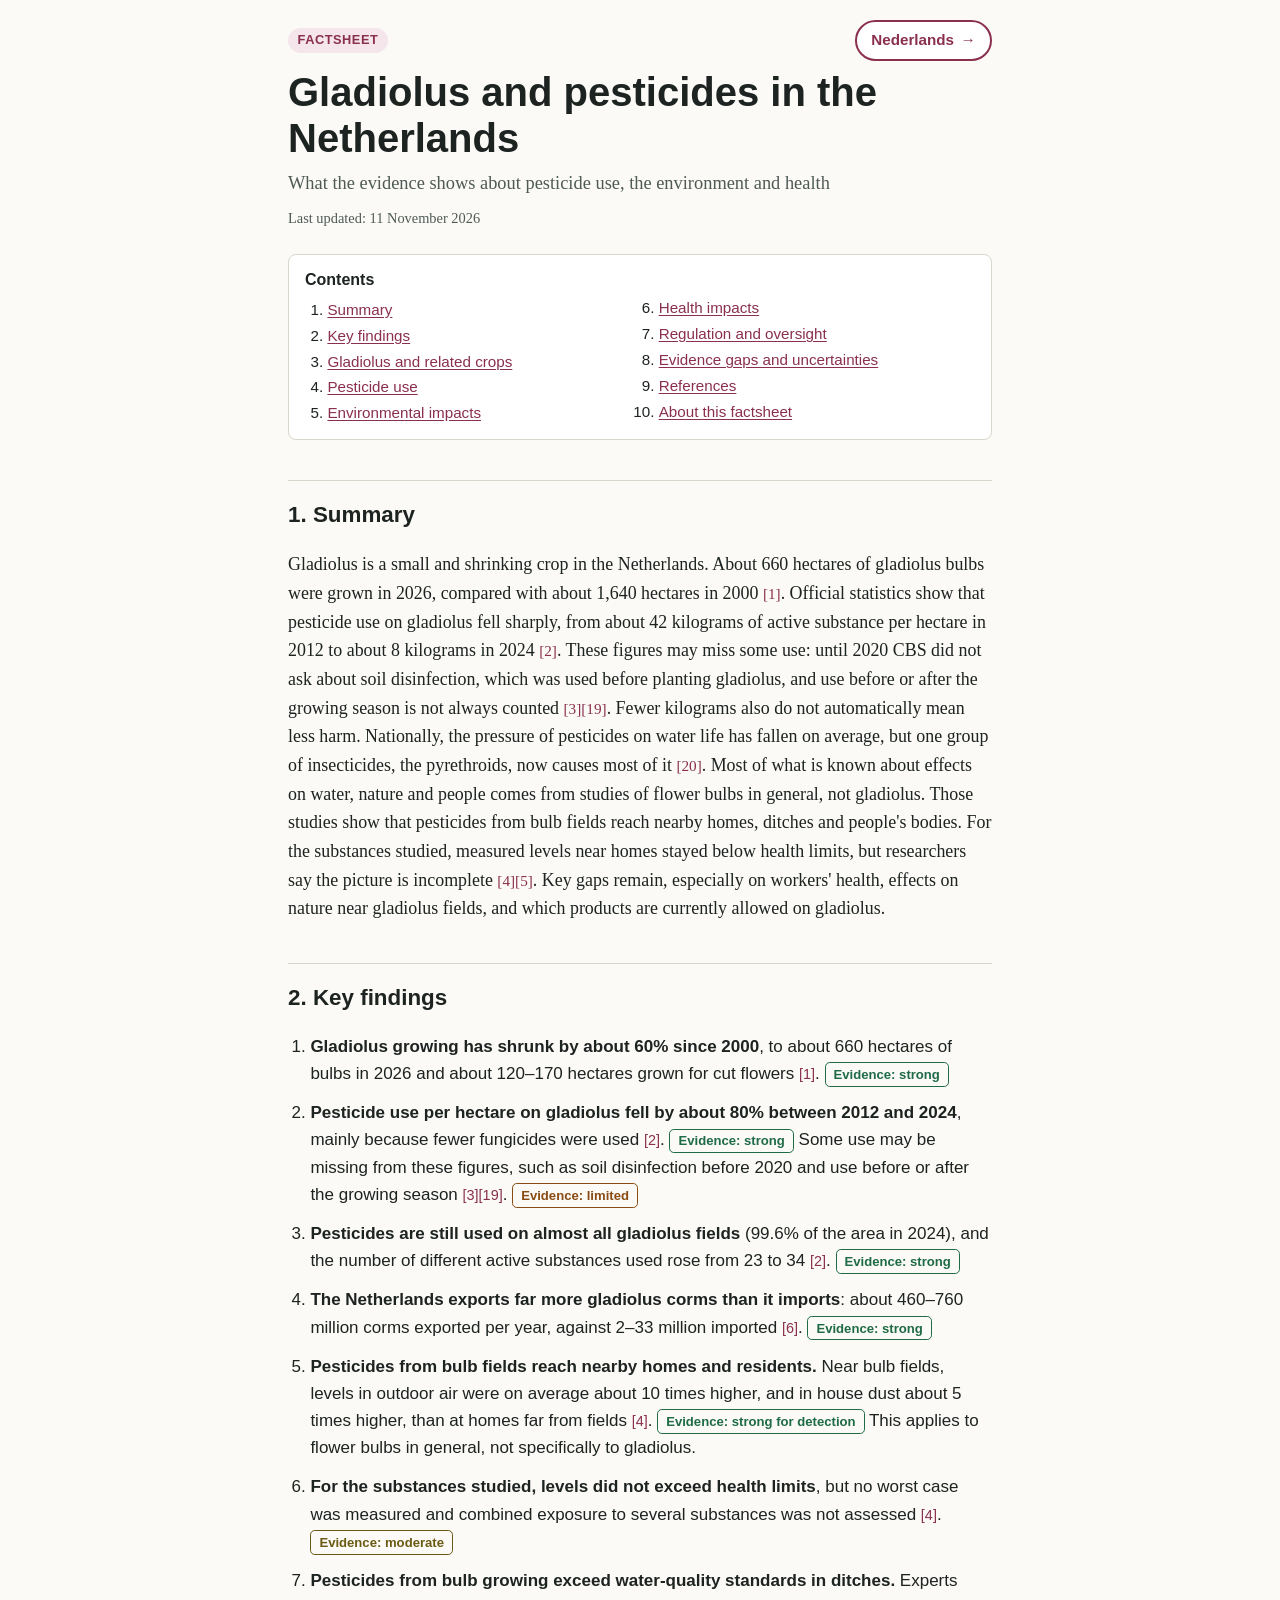
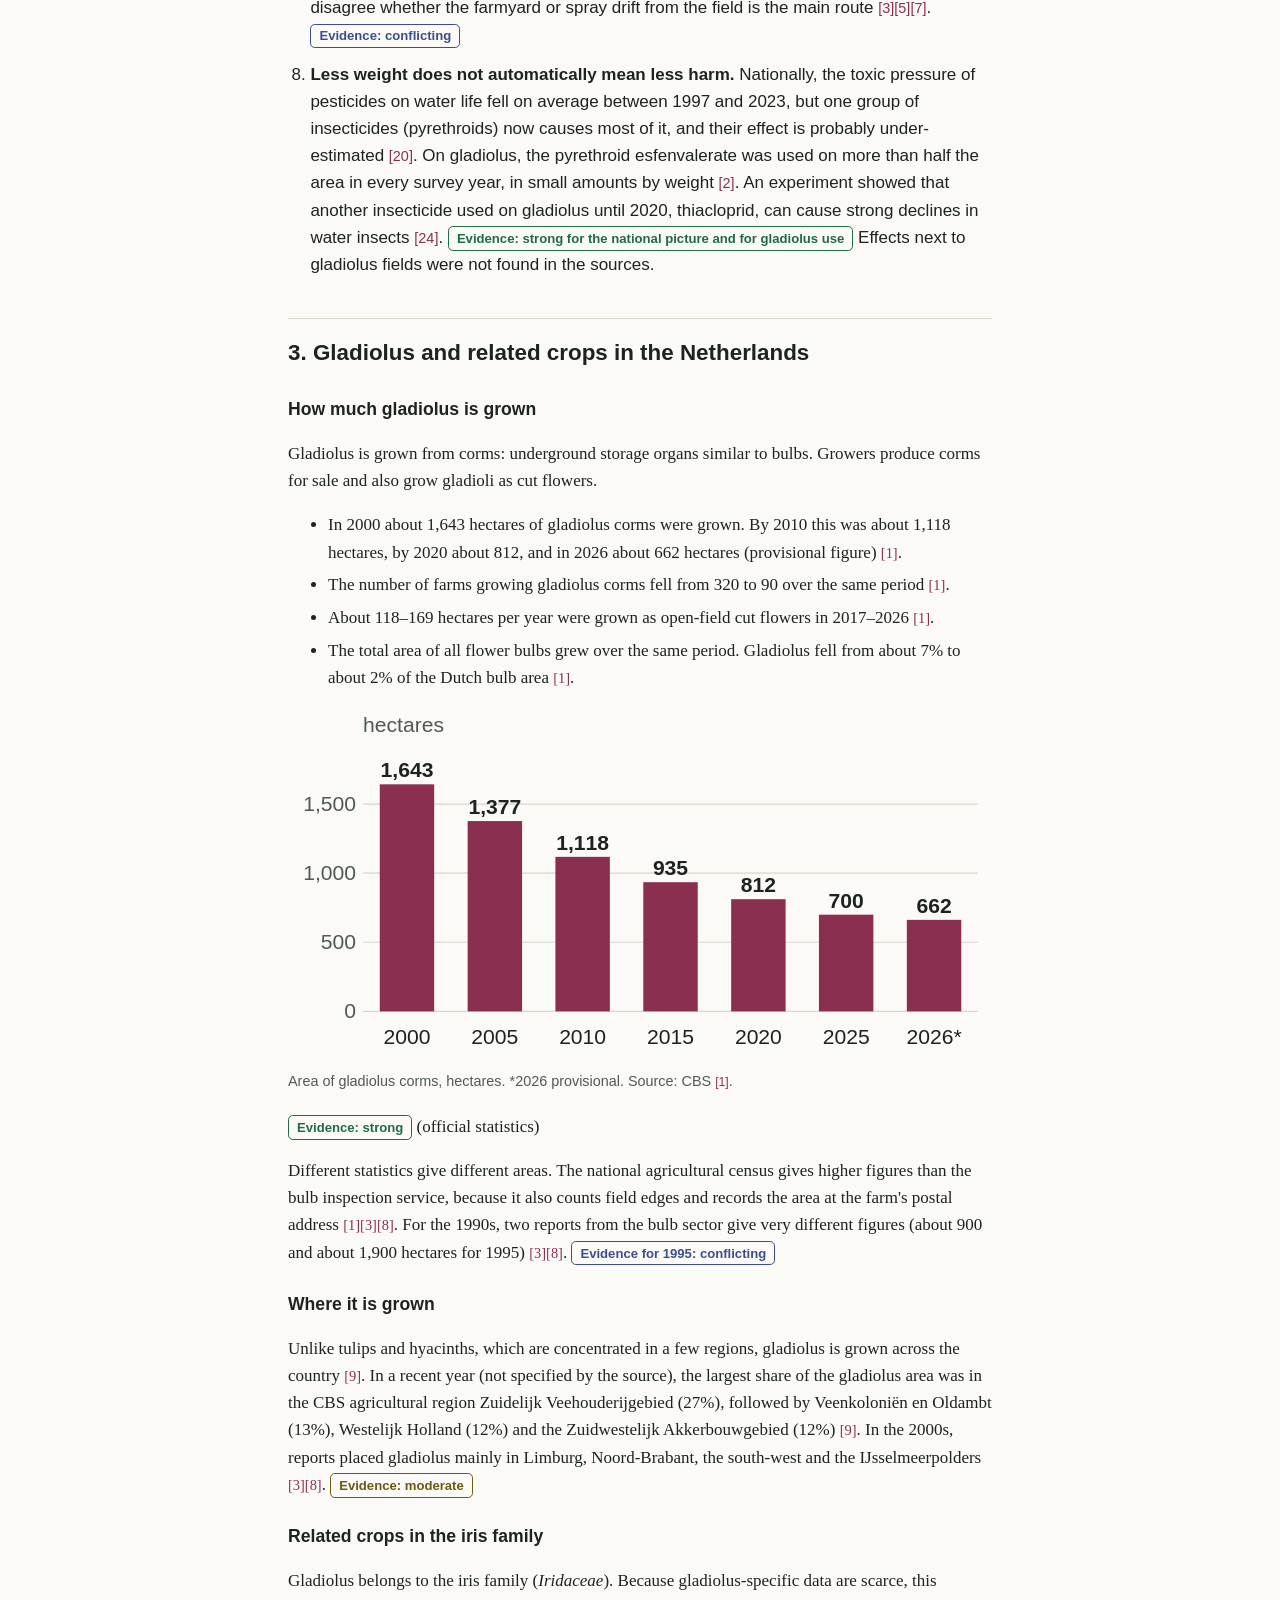
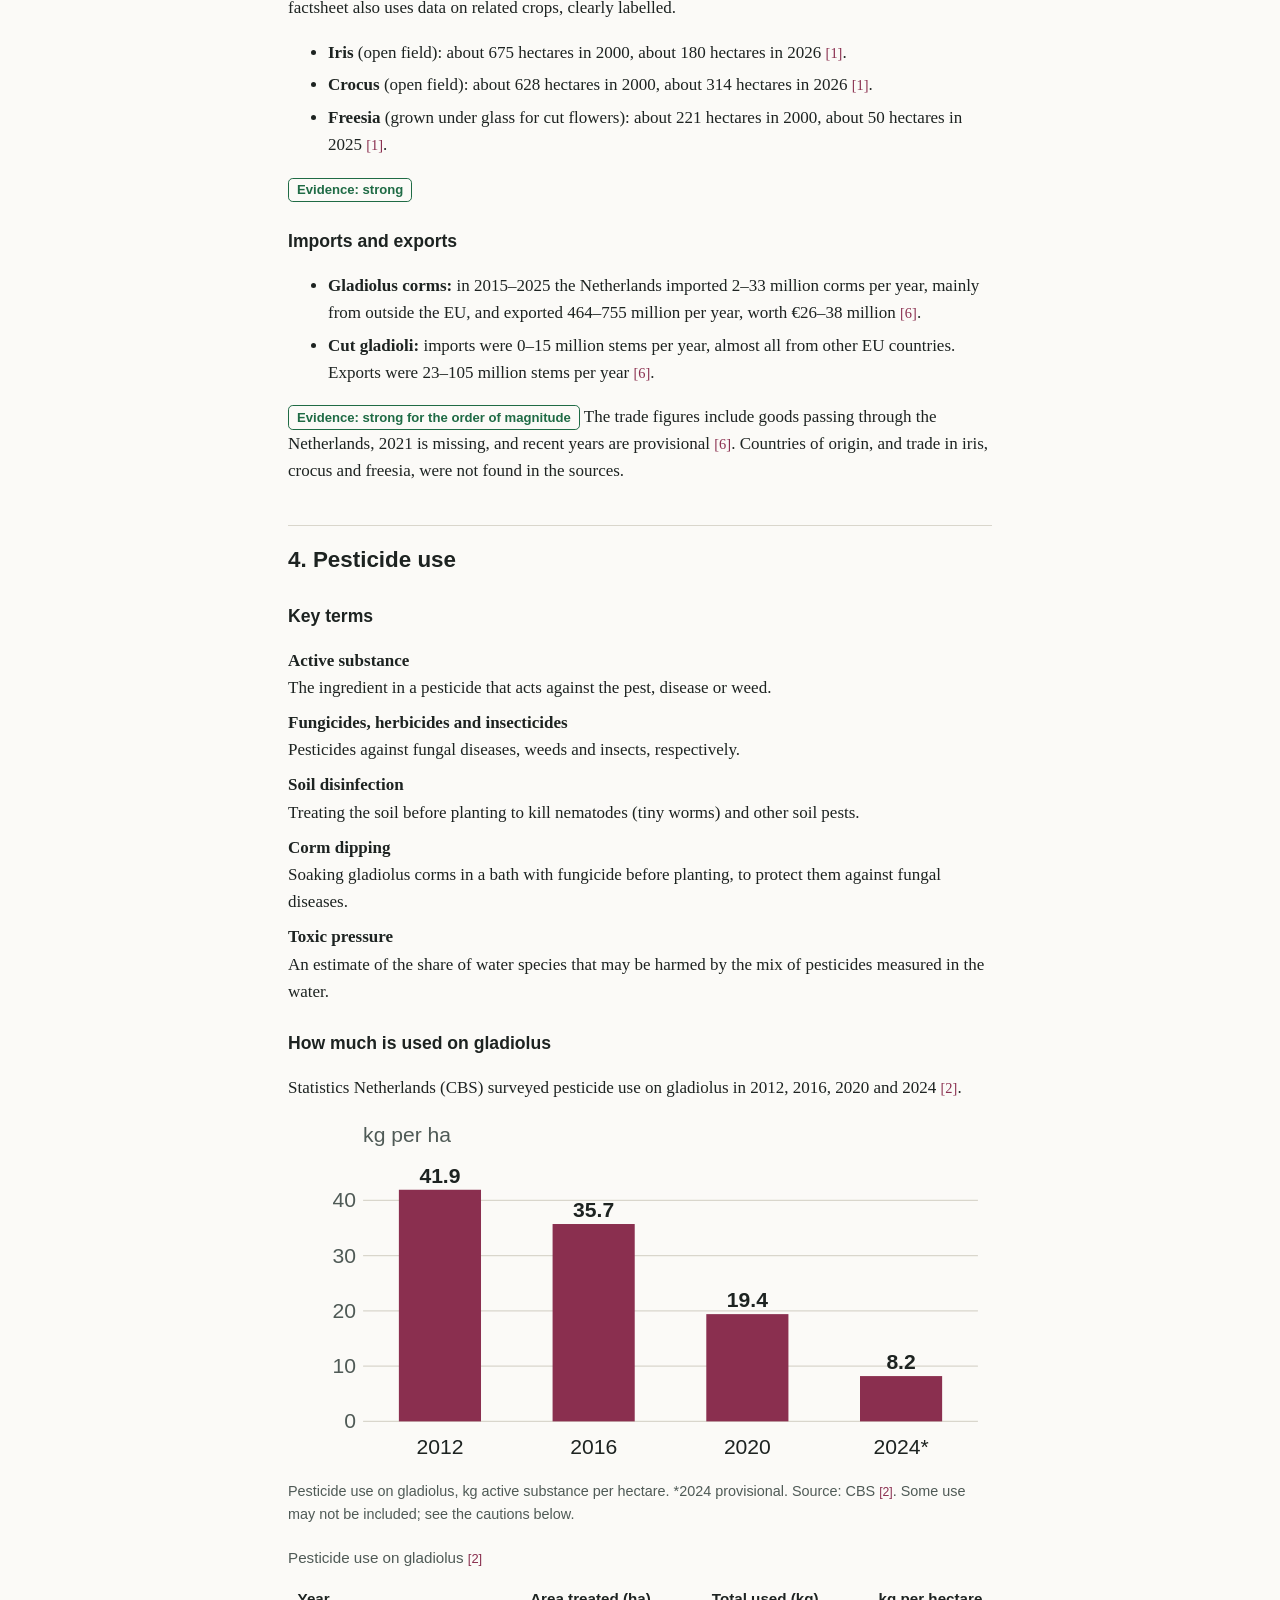
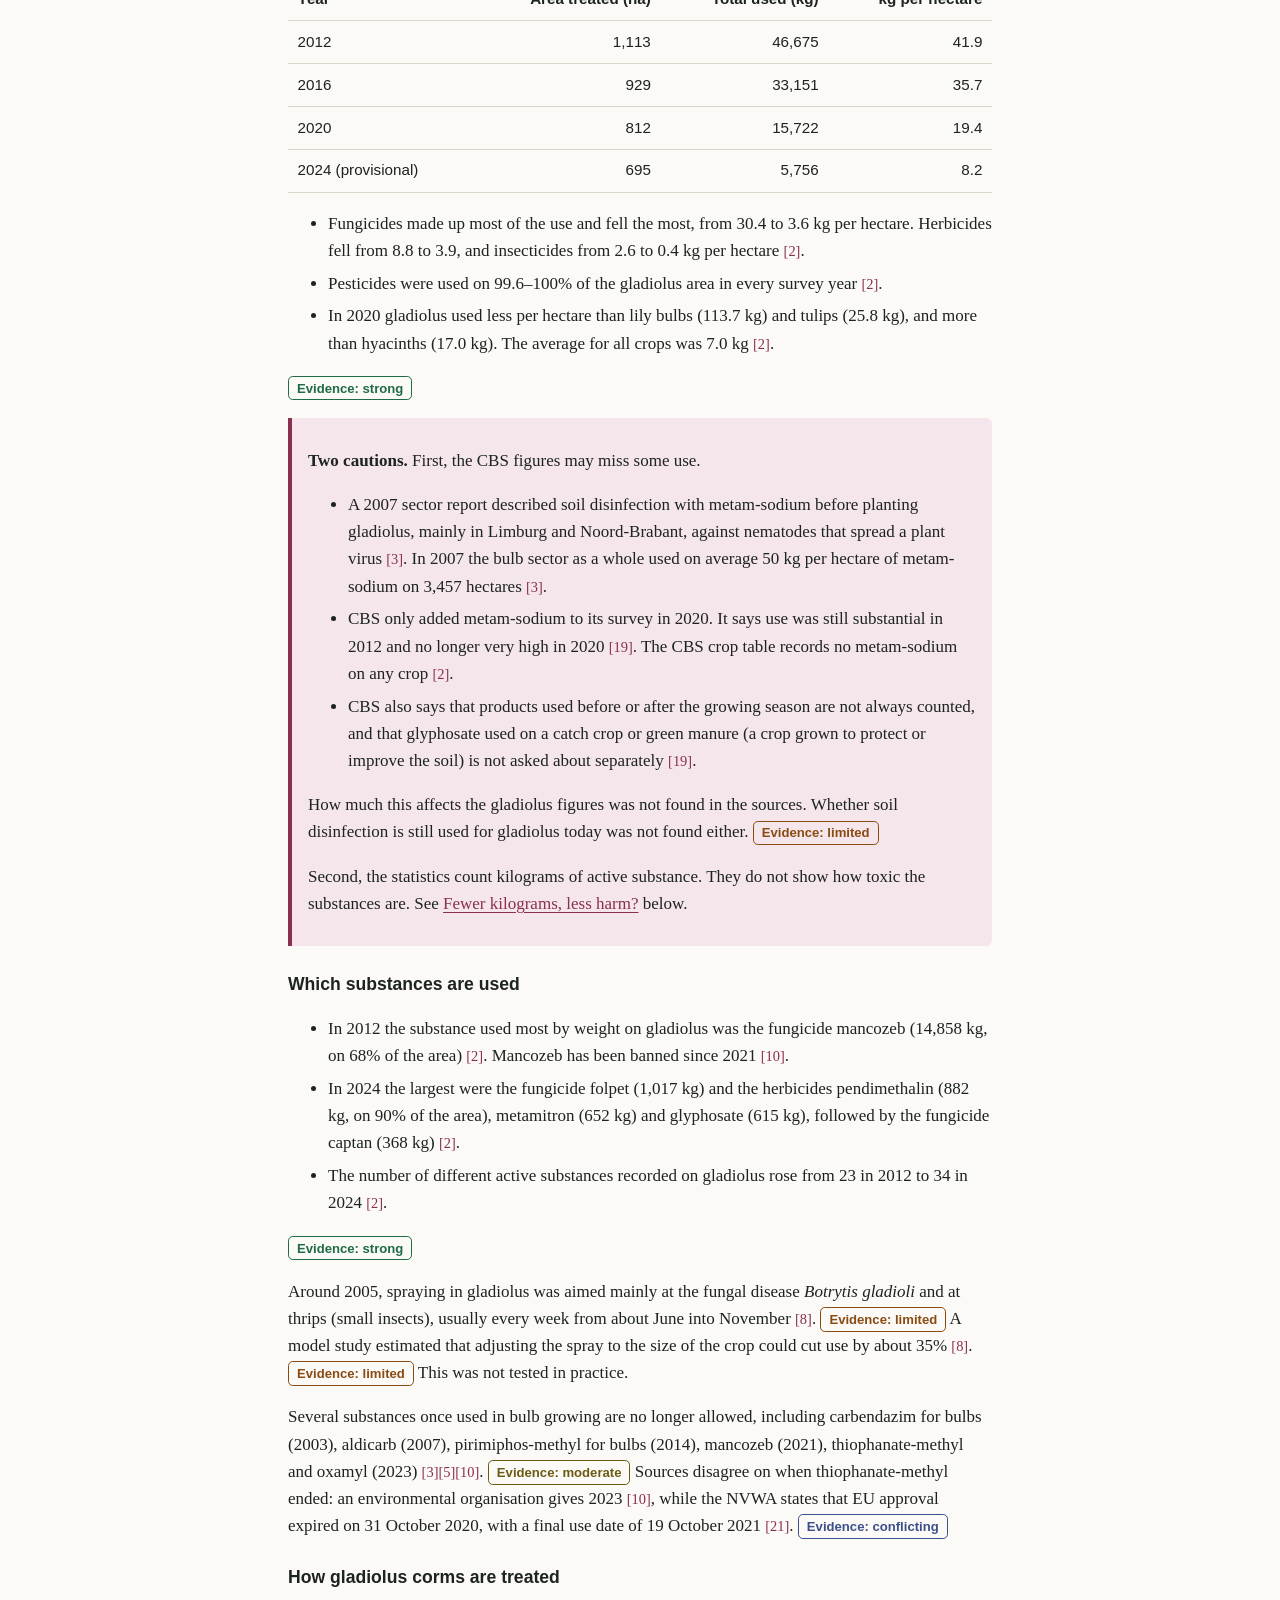
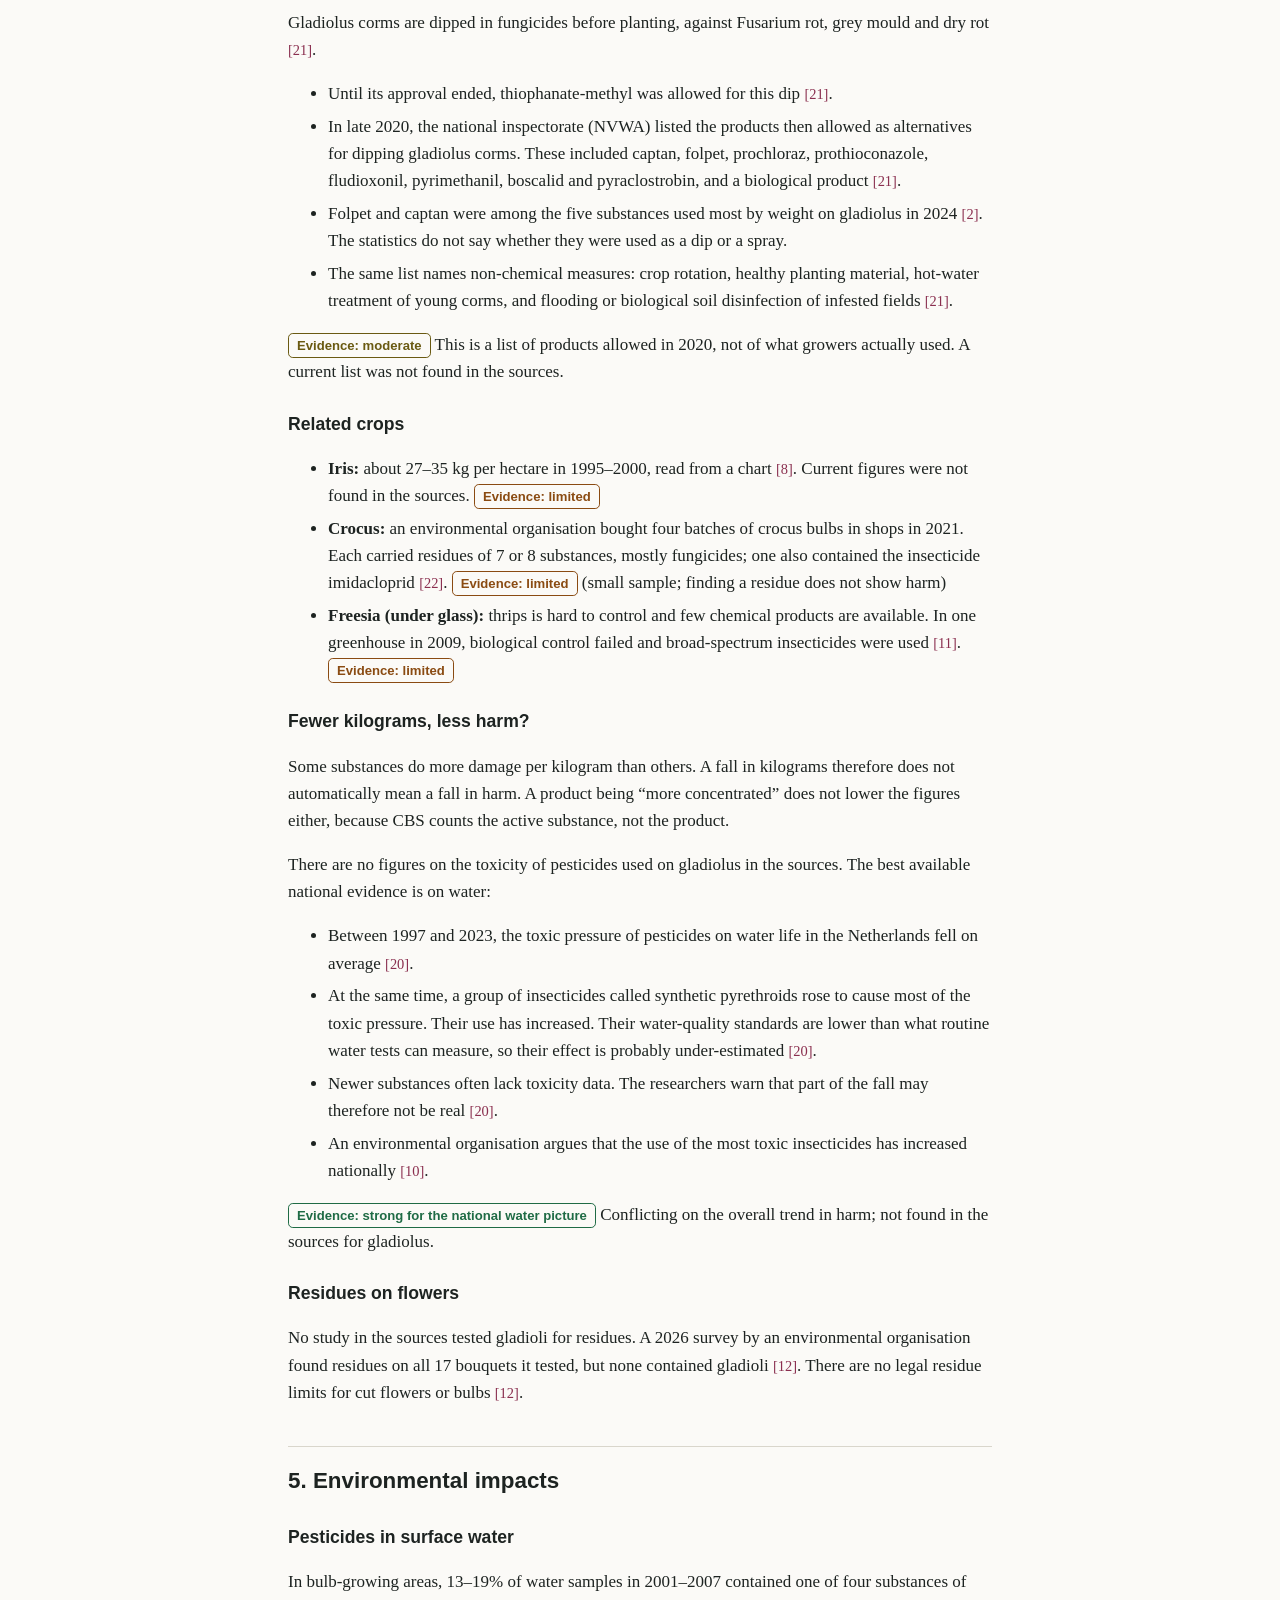
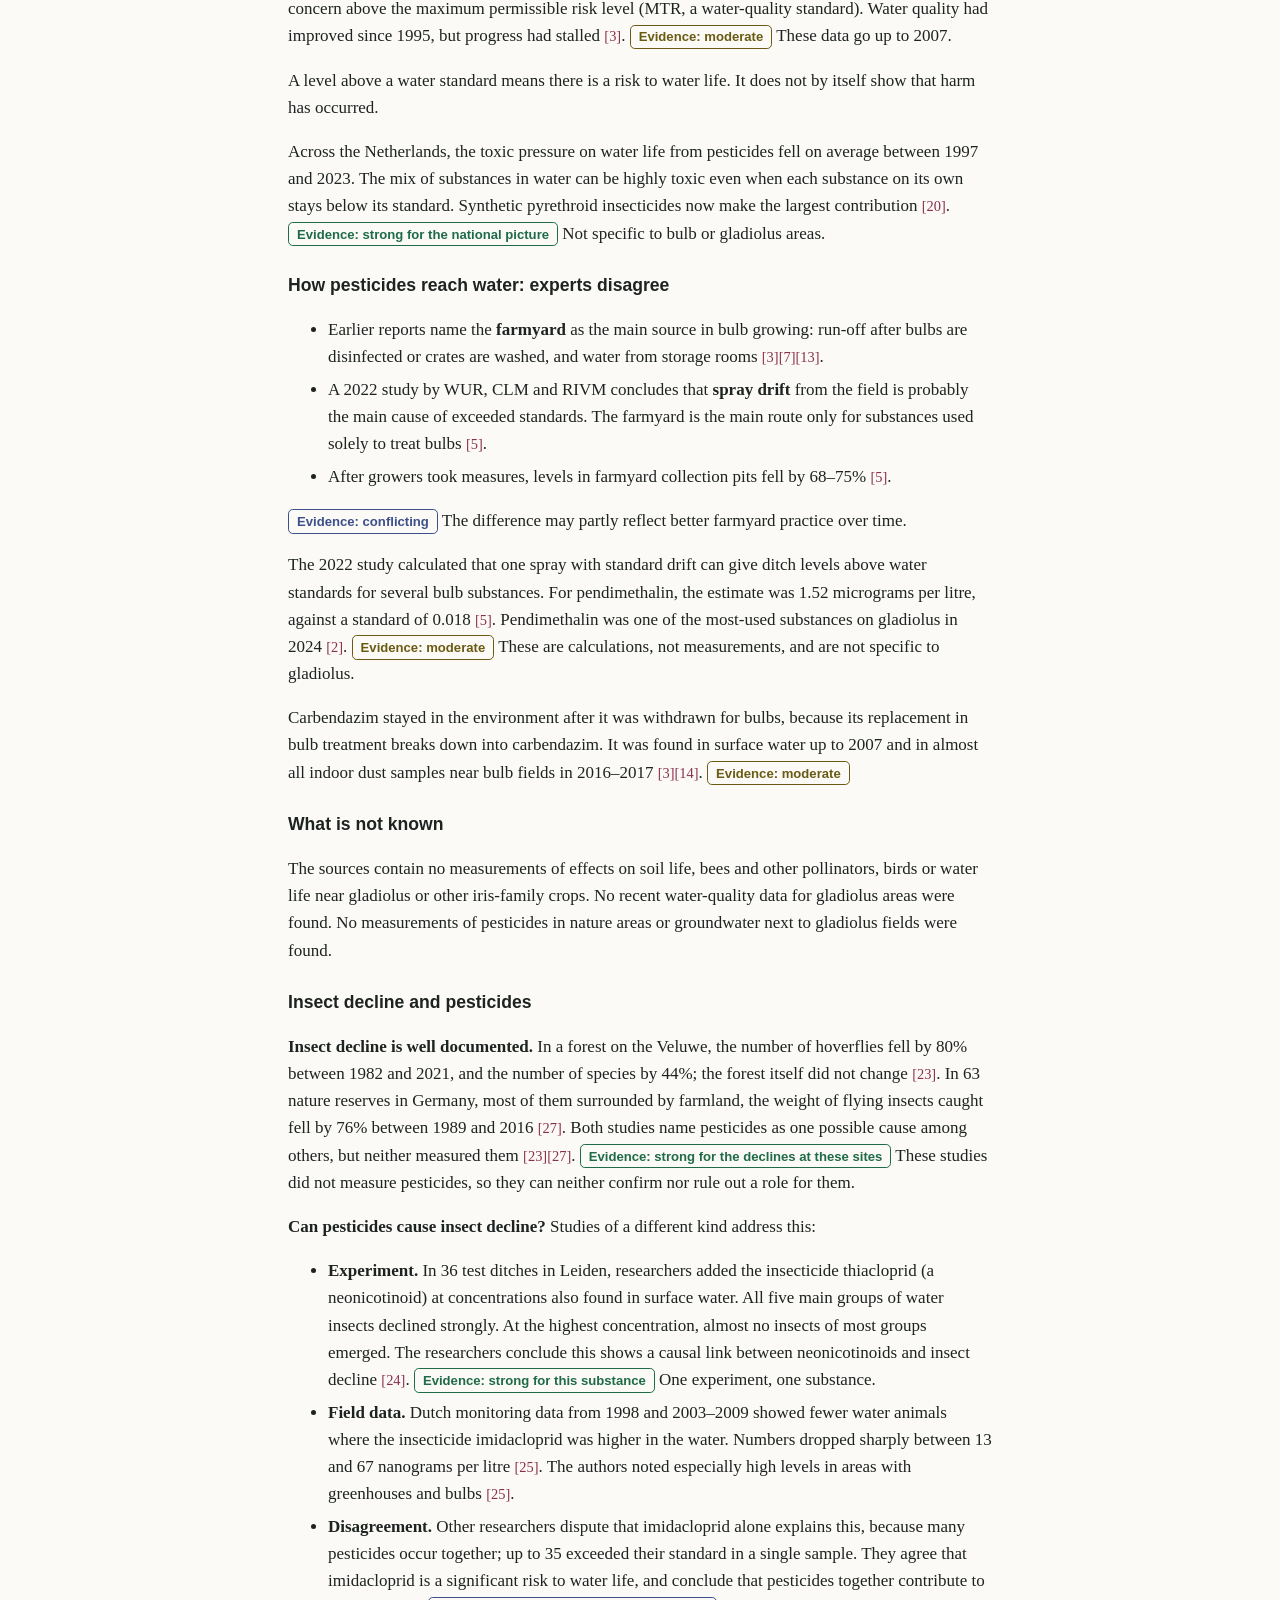
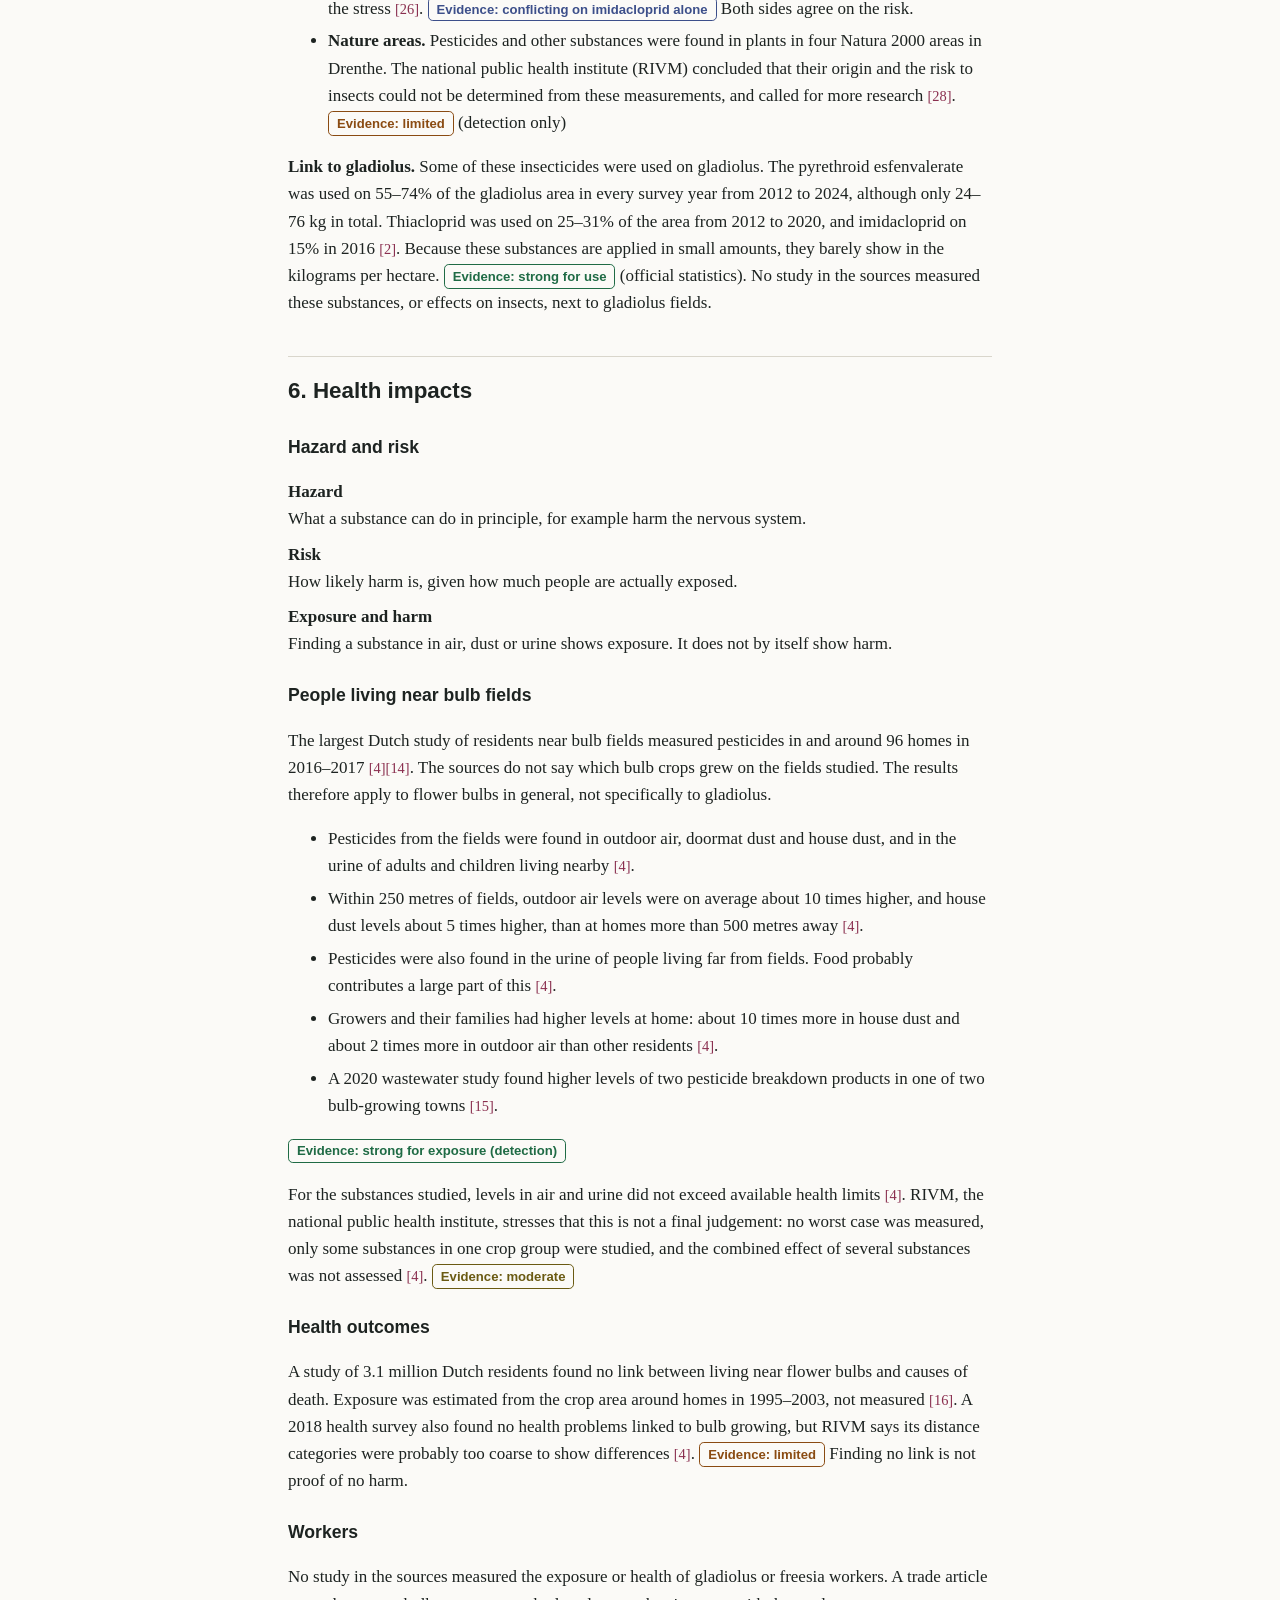
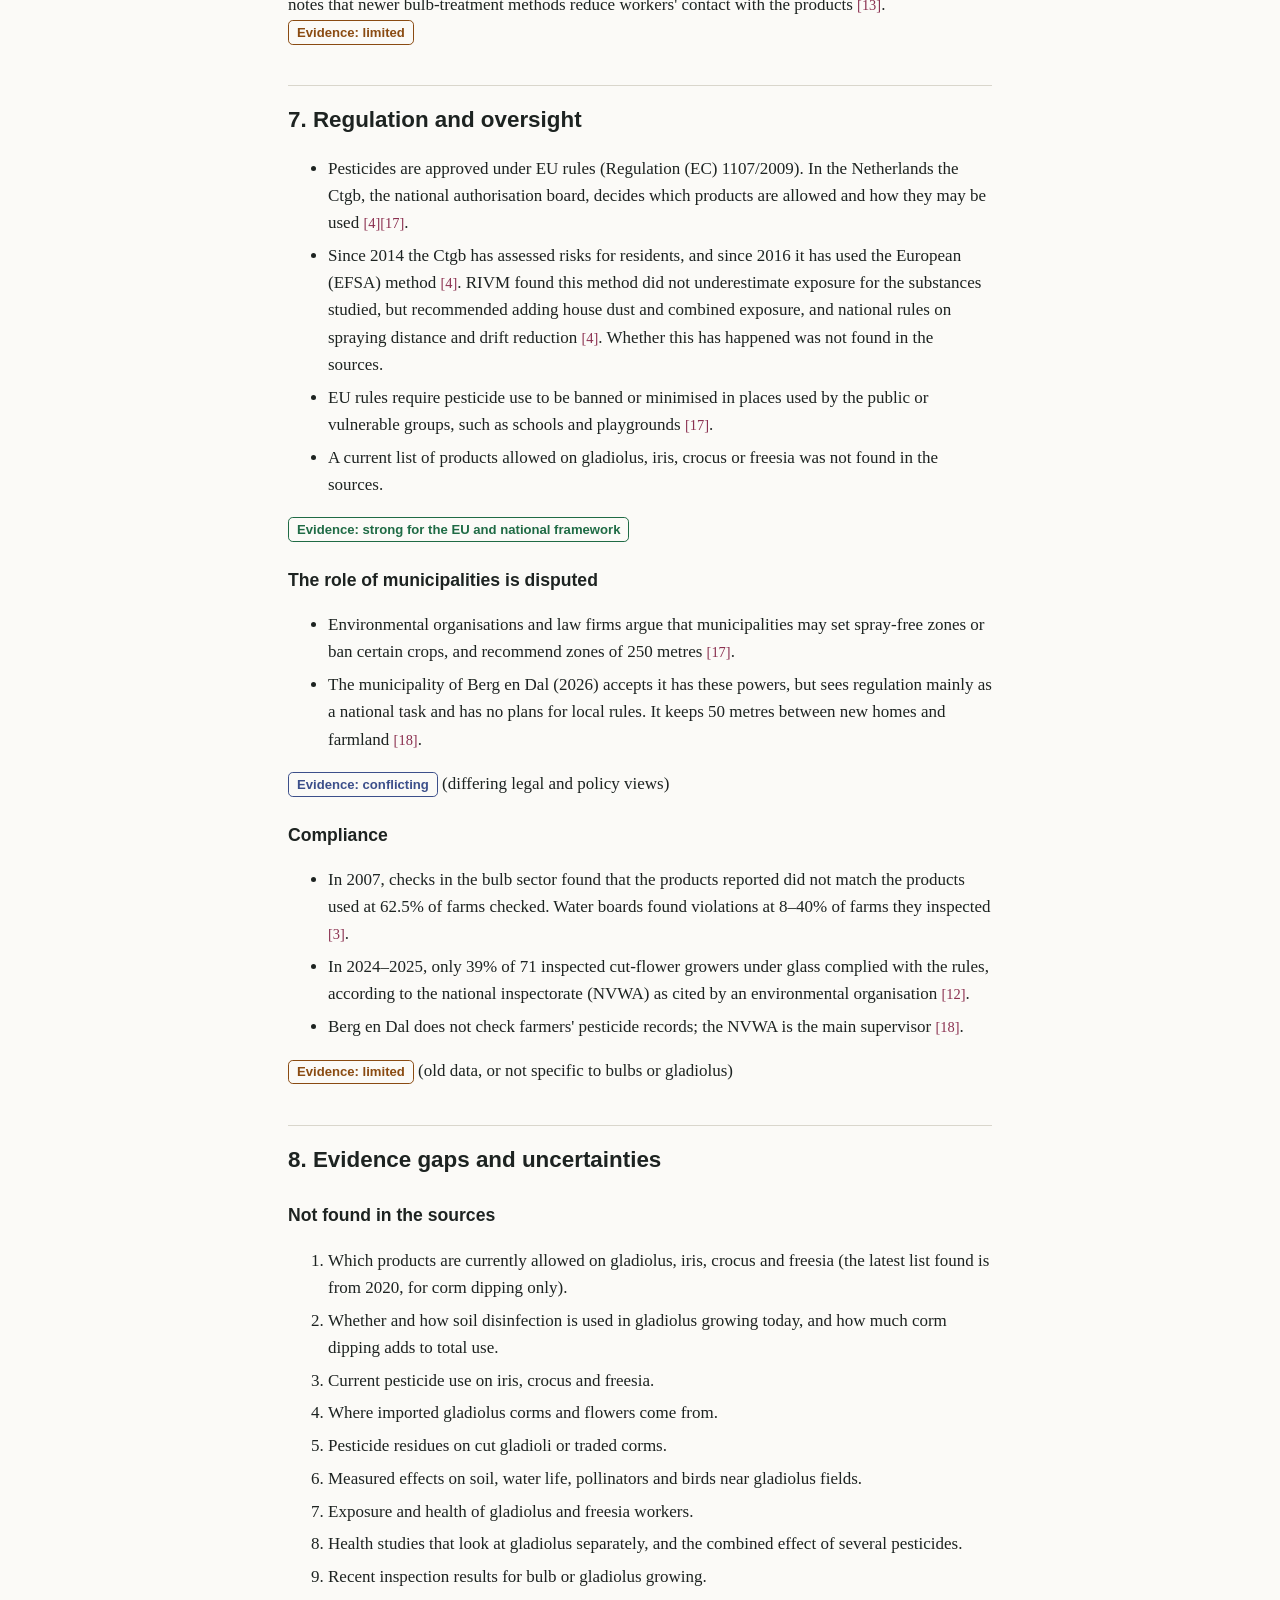
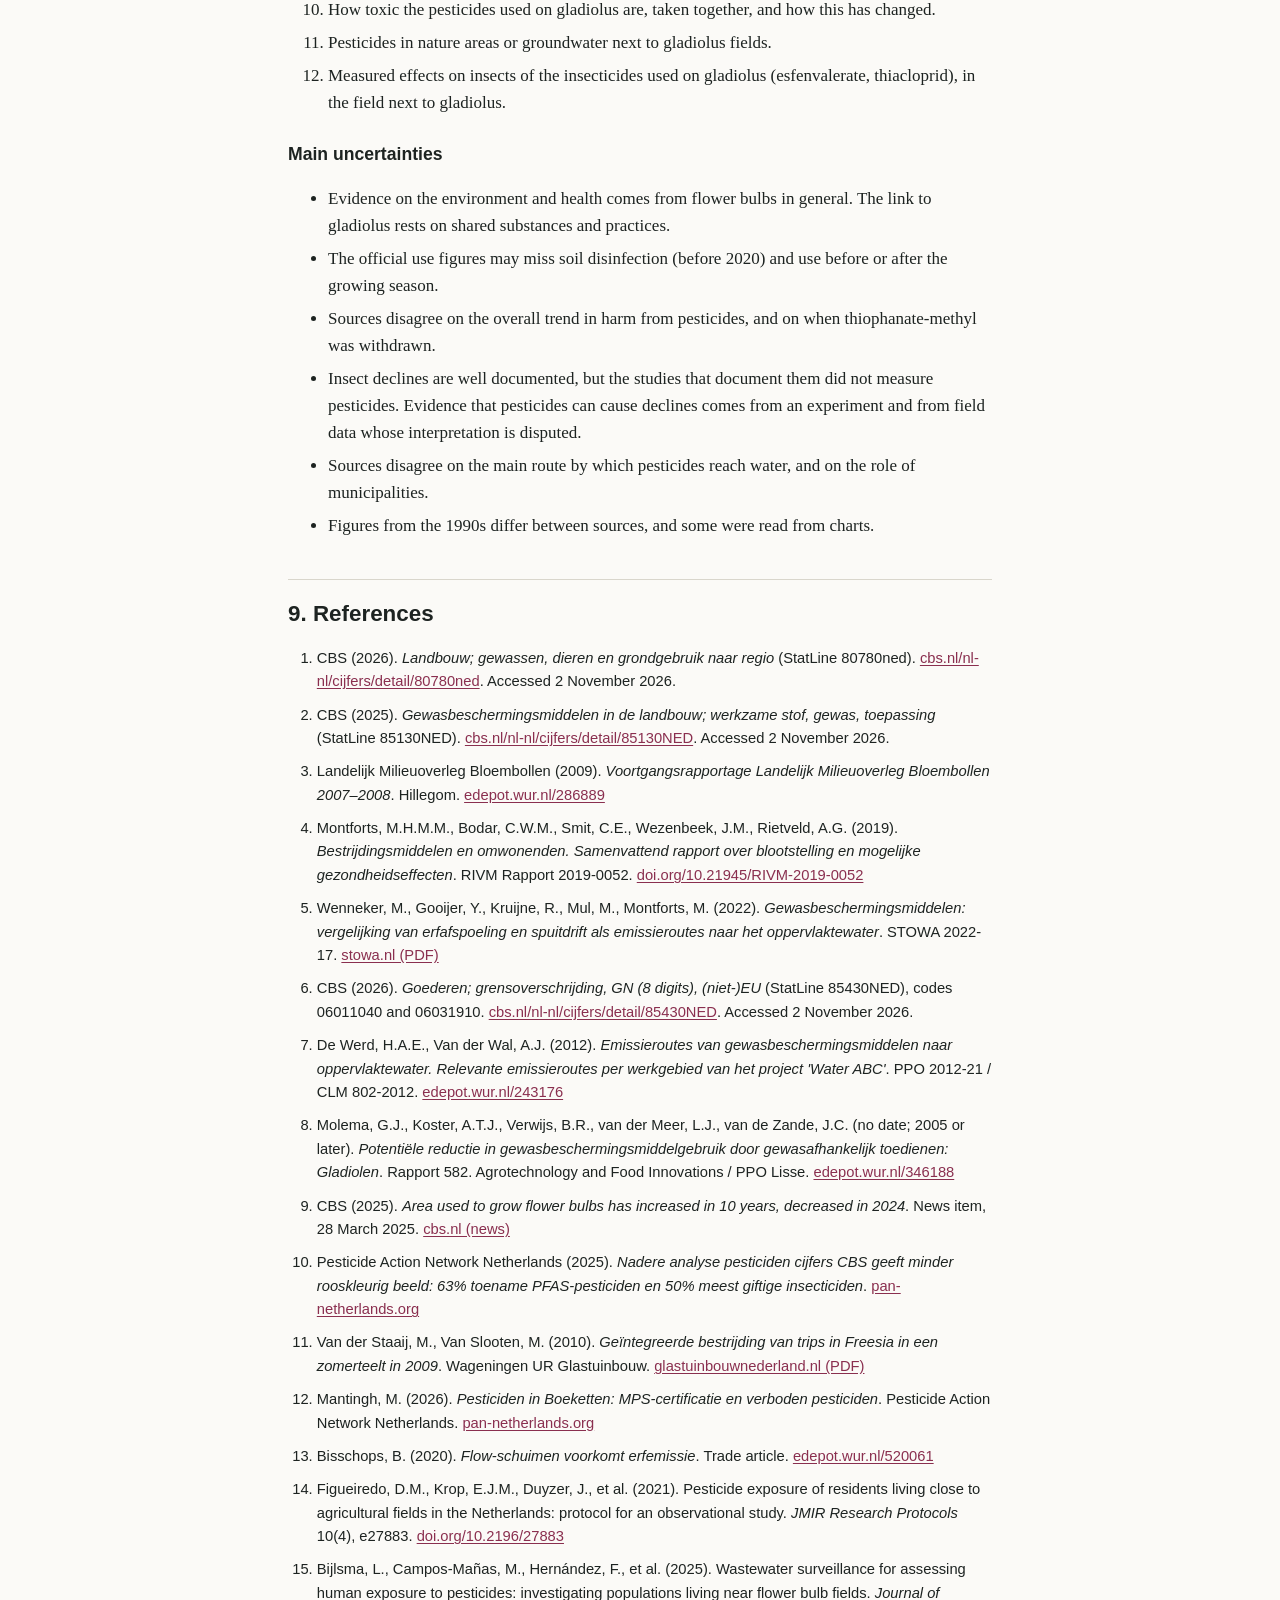
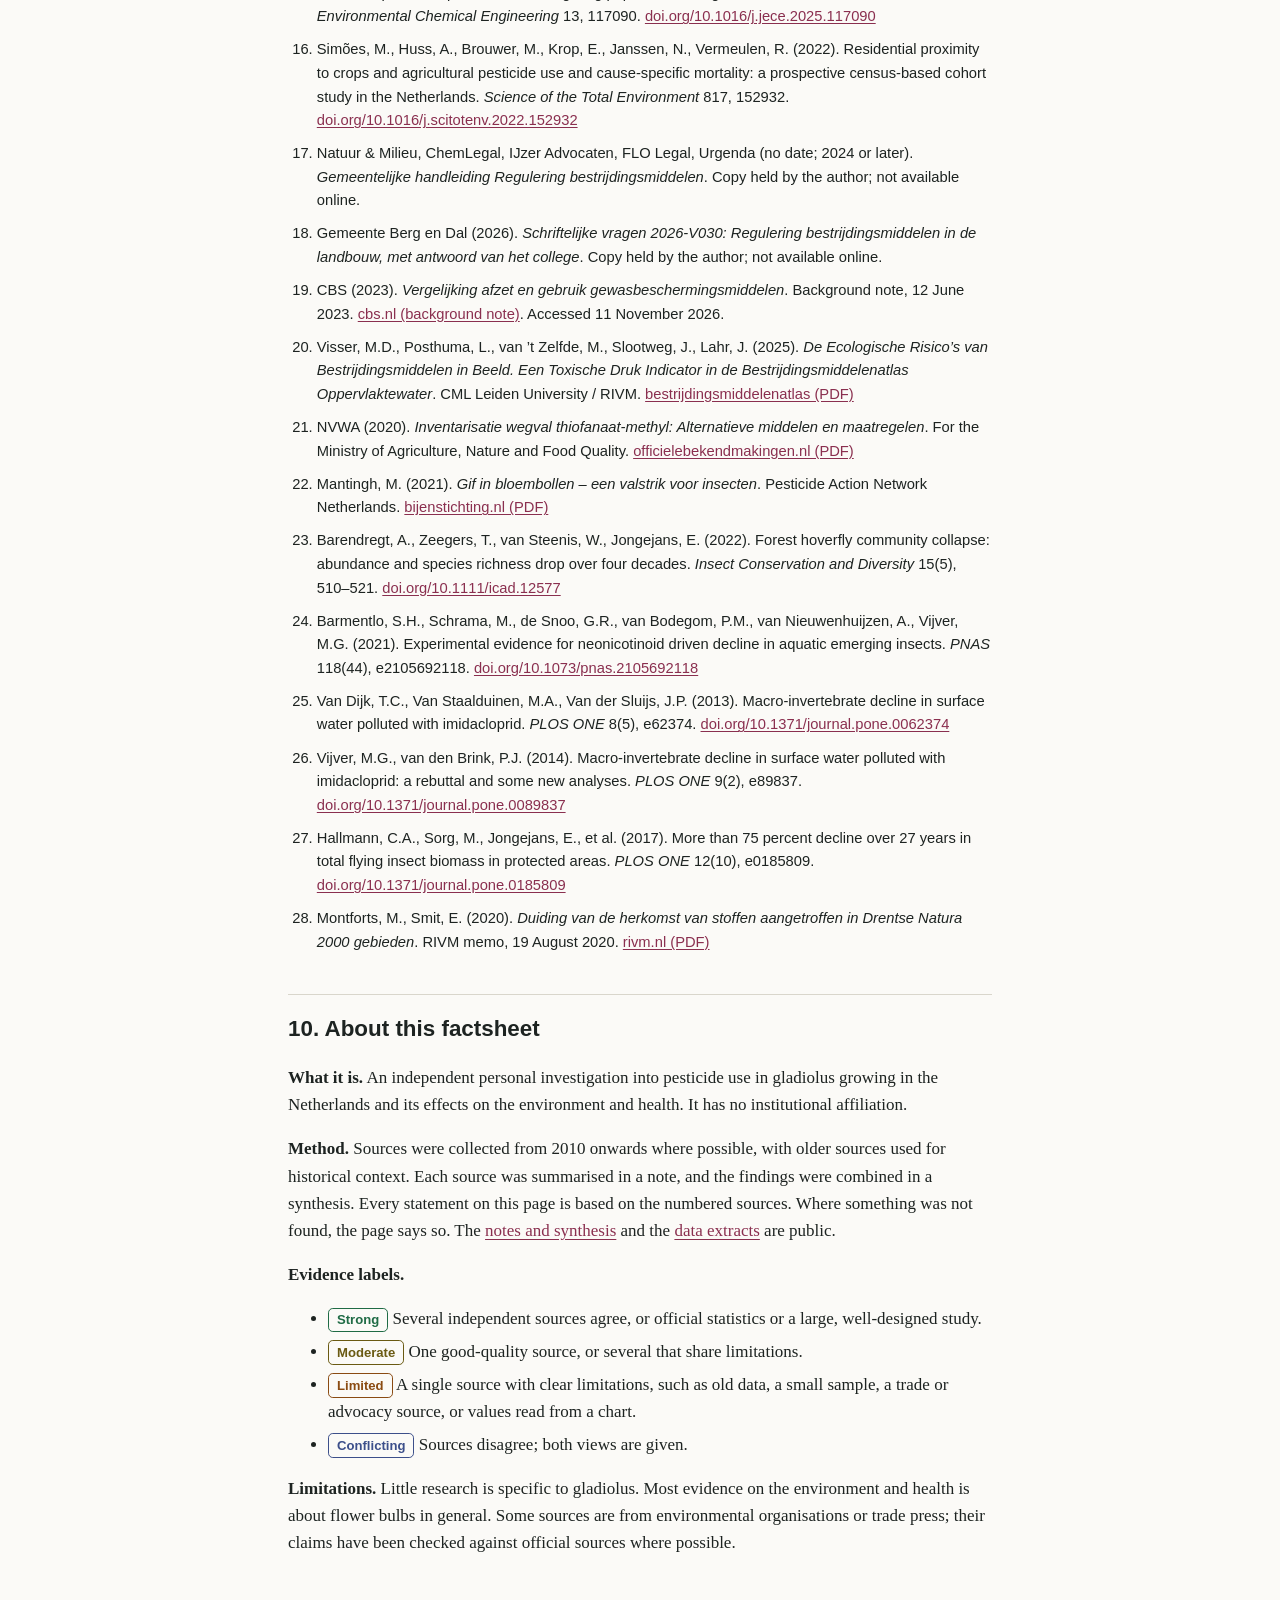
<file: docs/index.html>
<!DOCTYPE html>
<html lang="en-GB">
<head>
  <meta charset="utf-8">
  <meta name="viewport" content="width=device-width, initial-scale=1">
  <title>Gladiolus and pesticides in the Netherlands</title>
  <meta name="description" content="An evidence-based factsheet on pesticide use in Dutch gladiolus cultivation and its effects on the environment and health, with every claim linked to its source.">
  <link rel="stylesheet" href="style.css">
  <link rel="alternate" hreflang="nl" href="nl/">
  <link rel="alternate" hreflang="en" href="./">
</head>
<body>
  <a class="skip" href="#main">Skip to content</a>

  <header>
    <div class="topbar">
      <p class="tag">Factsheet</p>
      <a class="lang-switch" href="nl/" hreflang="nl" lang="nl">Nederlands <span aria-hidden="true">→</span></a>
    </div>
    <h1>Gladiolus and pesticides in the Netherlands</h1>
    <p class="subtitle">What the evidence shows about pesticide use, the environment and health</p>
    <p class="updated">Last updated: <time datetime="2026-11-11">11 November 2026</time></p>

    <nav class="toc" aria-labelledby="toc-title">
      <h2 id="toc-title">Contents</h2>
      <ol>
        <li><a href="#summary">Summary</a></li>
        <li><a href="#key-findings">Key findings</a></li>
        <li><a href="#cultivation">Gladiolus and related crops</a></li>
        <li><a href="#use">Pesticide use</a></li>
        <li><a href="#environment">Environmental impacts</a></li>
        <li><a href="#health">Health impacts</a></li>
        <li><a href="#regulation">Regulation and oversight</a></li>
        <li><a href="#gaps">Evidence gaps and uncertainties</a></li>
        <li><a href="#references">References</a></li>
        <li><a href="#about">About this factsheet</a></li>
      </ol>
    </nav>
  </header>

  <main id="main">
    <section aria-labelledby="summary">
      <h2 id="summary">1. Summary</h2>
      <p class="summary">Gladiolus is a small and shrinking crop in the Netherlands. About 660 hectares of gladiolus bulbs were grown in 2026, compared with about 1,640 hectares in 2000 <a class="cite" href="#ref-1">[1]</a>. Official statistics show that pesticide use on gladiolus fell sharply, from about 42 kilograms of active substance per hectare in 2012 to about 8 kilograms in 2024 <a class="cite" href="#ref-2">[2]</a>. These figures may miss some use: until 2020 CBS did not ask about soil disinfection, which was used before planting gladiolus, and use before or after the growing season is not always counted <a class="cite" href="#ref-3">[3]</a><a class="cite" href="#ref-19">[19]</a>. Fewer kilograms also do not automatically mean less harm. Nationally, the pressure of pesticides on water life has fallen on average, but one group of insecticides, the pyrethroids, now causes most of it <a class="cite" href="#ref-20">[20]</a>. Most of what is known about effects on water, nature and people comes from studies of flower bulbs in general, not gladiolus. Those studies show that pesticides from bulb fields reach nearby homes, ditches and people's bodies. For the substances studied, measured levels near homes stayed below health limits, but researchers say the picture is incomplete <a class="cite" href="#ref-4">[4]</a><a class="cite" href="#ref-5">[5]</a>. Key gaps remain, especially on workers' health, effects on nature near gladiolus fields, and which products are currently allowed on gladiolus.</p>
    </section>

    <section aria-labelledby="key-findings">
      <h2 id="key-findings">2. Key findings</h2>
      <ol class="key-findings">
        <li><strong>Gladiolus growing has shrunk by about 60% since 2000</strong>, to about 660 hectares of bulbs in 2026 and about 120–170 hectares grown for cut flowers <a class="cite" href="#ref-1">[1]</a>. <span class="evidence strong">Evidence: strong</span></li>
        <li><strong>Pesticide use per hectare on gladiolus fell by about 80% between 2012 and 2024</strong>, mainly because fewer fungicides were used <a class="cite" href="#ref-2">[2]</a>. <span class="evidence strong">Evidence: strong</span> Some use may be missing from these figures, such as soil disinfection before 2020 and use before or after the growing season <a class="cite" href="#ref-3">[3]</a><a class="cite" href="#ref-19">[19]</a>. <span class="evidence limited">Evidence: limited</span></li>
        <li><strong>Pesticides are still used on almost all gladiolus fields</strong> (99.6% of the area in 2024), and the number of different active substances used rose from 23 to 34 <a class="cite" href="#ref-2">[2]</a>. <span class="evidence strong">Evidence: strong</span></li>
        <li><strong>The Netherlands exports far more gladiolus corms than it imports</strong>: about 460–760 million corms exported per year, against 2–33 million imported <a class="cite" href="#ref-6">[6]</a>. <span class="evidence strong">Evidence: strong</span></li>
        <li><strong>Pesticides from bulb fields reach nearby homes and residents.</strong> Near bulb fields, levels in outdoor air were on average about 10 times higher, and in house dust about 5 times higher, than at homes far from fields <a class="cite" href="#ref-4">[4]</a>. <span class="evidence strong">Evidence: strong for detection</span> This applies to flower bulbs in general, not specifically to gladiolus.</li>
        <li><strong>For the substances studied, levels did not exceed health limits</strong>, but no worst case was measured and combined exposure to several substances was not assessed <a class="cite" href="#ref-4">[4]</a>. <span class="evidence moderate">Evidence: moderate</span></li>
        <li><strong>Pesticides from bulb growing exceed water-quality standards in ditches.</strong> Experts disagree whether the farmyard or spray drift from the field is the main route <a class="cite" href="#ref-3">[3]</a><a class="cite" href="#ref-5">[5]</a><a class="cite" href="#ref-7">[7]</a>. <span class="evidence conflicting">Evidence: conflicting</span></li>
        <li><strong>Less weight does not automatically mean less harm.</strong> Nationally, the toxic pressure of pesticides on water life fell on average between 1997 and 2023, but one group of insecticides (pyrethroids) now causes most of it, and their effect is probably under-estimated <a class="cite" href="#ref-20">[20]</a>. On gladiolus, the pyrethroid esfenvalerate was used on more than half the area in every survey year, in small amounts by weight <a class="cite" href="#ref-2">[2]</a>. An experiment showed that another insecticide used on gladiolus until 2020, thiacloprid, can cause strong declines in water insects <a class="cite" href="#ref-24">[24]</a>. <span class="evidence strong">Evidence: strong for the national picture and for gladiolus use</span> Effects next to gladiolus fields were not found in the sources.</li>
      </ol>
    </section>

    <section aria-labelledby="cultivation">
      <h2 id="cultivation">3. Gladiolus and related crops in the Netherlands</h2>

      <h3>How much gladiolus is grown</h3>
      <p>Gladiolus is grown from corms: underground storage organs similar to bulbs. Growers produce corms for sale and also grow gladioli as cut flowers.</p>
      <ul>
        <li>In 2000 about 1,643 hectares of gladiolus corms were grown. By 2010 this was about 1,118 hectares, by 2020 about 812, and in 2026 about 662 hectares (provisional figure) <a class="cite" href="#ref-1">[1]</a>.</li>
        <li>The number of farms growing gladiolus corms fell from 320 to 90 over the same period <a class="cite" href="#ref-1">[1]</a>.</li>
        <li>About 118–169 hectares per year were grown as open-field cut flowers in 2017–2026 <a class="cite" href="#ref-1">[1]</a>.</li>
        <li>The total area of all flower bulbs grew over the same period. Gladiolus fell from about 7% to about 2% of the Dutch bulb area <a class="cite" href="#ref-1">[1]</a>.</li>
      </ul>
      <figure class="chart" aria-labelledby="chart-area-cap">
      <svg viewBox="0 0 600 300" role="img" aria-labelledby="chart-area-t chart-area-d" xmlns="http://www.w3.org/2000/svg">
      <title id="chart-area-t">Area of gladiolus corms in the Netherlands, hectares</title><desc id="chart-area-d">Bar chart. 2000: 1,643 hectares; 2005: 1,377; 2010: 1,118; 2015: 935; 2020: 812; 2025: 700; 2026: 662 (provisional).</desc>
      <line class="grid" x1="64" x2="588" y1="256.0" y2="256.0"/>
      <text class="axis" x="58" y="262.0" text-anchor="end">0</text>
      <line class="grid" x1="64" x2="588" y1="197.1" y2="197.1"/>
      <text class="axis" x="58" y="203.1" text-anchor="end">500</text>
      <line class="grid" x1="64" x2="588" y1="138.2" y2="138.2"/>
      <text class="axis" x="58" y="144.2" text-anchor="end">1,000</text>
      <line class="grid" x1="64" x2="588" y1="79.3" y2="79.3"/>
      <text class="axis" x="58" y="85.3" text-anchor="end">1,500</text>
      <rect class="bar" x="78.2" y="62.5" width="46.4" height="193.5"/>
      <text class="value" x="101.4" y="56.5" text-anchor="middle">1,643</text>
      <text x="101.4" y="284.0" text-anchor="middle">2000</text>
      <rect class="bar" x="153.1" y="93.8" width="46.4" height="162.2"/>
      <text class="value" x="176.3" y="87.8" text-anchor="middle">1,377</text>
      <text x="176.3" y="284.0" text-anchor="middle">2005</text>
      <rect class="bar" x="227.9" y="124.3" width="46.4" height="131.7"/>
      <text class="value" x="251.1" y="118.3" text-anchor="middle">1,118</text>
      <text x="251.1" y="284.0" text-anchor="middle">2010</text>
      <rect class="bar" x="302.8" y="145.9" width="46.4" height="110.1"/>
      <text class="value" x="326.0" y="139.9" text-anchor="middle">935</text>
      <text x="326.0" y="284.0" text-anchor="middle">2015</text>
      <rect class="bar" x="377.7" y="160.4" width="46.4" height="95.6"/>
      <text class="value" x="400.9" y="154.4" text-anchor="middle">812</text>
      <text x="400.9" y="284.0" text-anchor="middle">2020</text>
      <rect class="bar" x="452.5" y="173.6" width="46.4" height="82.4"/>
      <text class="value" x="475.7" y="167.6" text-anchor="middle">700</text>
      <text x="475.7" y="284.0" text-anchor="middle">2025</text>
      <rect class="bar" x="527.4" y="178.0" width="46.4" height="78.0"/>
      <text class="value" x="550.6" y="172.0" text-anchor="middle">662</text>
      <text x="550.6" y="284.0" text-anchor="middle">2026*</text>
      <text class="axis" x="64" y="18" text-anchor="start">hectares</text>
      </svg>
      <figcaption id="chart-area-cap">Area of gladiolus corms, hectares. *2026 provisional. Source: CBS <a class="cite" href="#ref-1">[1]</a>.</figcaption>
      </figure>
      <p><span class="evidence strong">Evidence: strong</span> (official statistics)</p>
      <p>Different statistics give different areas. The national agricultural census gives higher figures than the bulb inspection service, because it also counts field edges and records the area at the farm's postal address <a class="cite" href="#ref-1">[1]</a><a class="cite" href="#ref-3">[3]</a><a class="cite" href="#ref-8">[8]</a>. For the 1990s, two reports from the bulb sector give very different figures (about 900 and about 1,900 hectares for 1995) <a class="cite" href="#ref-3">[3]</a><a class="cite" href="#ref-8">[8]</a>. <span class="evidence conflicting">Evidence for 1995: conflicting</span></p>

      <h3>Where it is grown</h3>
      <p>Unlike tulips and hyacinths, which are concentrated in a few regions, gladiolus is grown across the country <a class="cite" href="#ref-9">[9]</a>. In a recent year (not specified by the source), the largest share of the gladiolus area was in the CBS agricultural region Zuidelijk Veehouderijgebied (27%), followed by Veenkoloniën en Oldambt (13%), Westelijk Holland (12%) and the Zuidwestelijk Akkerbouwgebied (12%) <a class="cite" href="#ref-9">[9]</a>. In the 2000s, reports placed gladiolus mainly in Limburg, Noord-Brabant, the south-west and the IJsselmeerpolders <a class="cite" href="#ref-3">[3]</a><a class="cite" href="#ref-8">[8]</a>. <span class="evidence moderate">Evidence: moderate</span></p>

      <h3>Related crops in the iris family</h3>
      <p>Gladiolus belongs to the iris family (<i>Iridaceae</i>). Because gladiolus-specific data are scarce, this factsheet also uses data on related crops, clearly labelled.</p>
      <ul>
        <li><strong>Iris</strong> (open field): about 675 hectares in 2000, about 180 hectares in 2026 <a class="cite" href="#ref-1">[1]</a>.</li>
        <li><strong>Crocus</strong> (open field): about 628 hectares in 2000, about 314 hectares in 2026 <a class="cite" href="#ref-1">[1]</a>.</li>
        <li><strong>Freesia</strong> (grown under glass for cut flowers): about 221 hectares in 2000, about 50 hectares in 2025 <a class="cite" href="#ref-1">[1]</a>.</li>
      </ul>
      <p><span class="evidence strong">Evidence: strong</span></p>

      <h3>Imports and exports</h3>
      <ul>
        <li><strong>Gladiolus corms:</strong> in 2015–2025 the Netherlands imported 2–33 million corms per year, mainly from outside the EU, and exported 464–755 million per year, worth €26–38 million <a class="cite" href="#ref-6">[6]</a>.</li>
        <li><strong>Cut gladioli:</strong> imports were 0–15 million stems per year, almost all from other EU countries. Exports were 23–105 million stems per year <a class="cite" href="#ref-6">[6]</a>.</li>
      </ul>
      <p><span class="evidence strong">Evidence: strong for the order of magnitude</span> The trade figures include goods passing through the Netherlands, 2021 is missing, and recent years are provisional <a class="cite" href="#ref-6">[6]</a>. Countries of origin, and trade in iris, crocus and freesia, were not found in the sources.</p>
    </section>

    <section aria-labelledby="use">
      <h2 id="use">4. Pesticide use</h2>

      <h3>Key terms</h3>
      <dl class="terms">
        <dt>Active substance</dt>
        <dd>The ingredient in a pesticide that acts against the pest, disease or weed.</dd>
        <dt>Fungicides, herbicides and insecticides</dt>
        <dd>Pesticides against fungal diseases, weeds and insects, respectively.</dd>
        <dt>Soil disinfection</dt>
        <dd>Treating the soil before planting to kill nematodes (tiny worms) and other soil pests.</dd>
        <dt>Corm dipping</dt>
        <dd>Soaking gladiolus corms in a bath with fungicide before planting, to protect them against fungal diseases.</dd>
        <dt>Toxic pressure</dt>
        <dd>An estimate of the share of water species that may be harmed by the mix of pesticides measured in the water.</dd>
      </dl>

      <h3>How much is used on gladiolus</h3>
      <p>Statistics Netherlands (CBS) surveyed pesticide use on gladiolus in 2012, 2016, 2020 and 2024 <a class="cite" href="#ref-2">[2]</a>.</p>
      <figure class="chart" aria-labelledby="chart-use-cap">
      <svg viewBox="0 0 600 300" role="img" aria-labelledby="chart-use-t chart-use-d" xmlns="http://www.w3.org/2000/svg">
      <title id="chart-use-t">Pesticide use on gladiolus, kilograms of active substance per hectare</title><desc id="chart-use-d">Bar chart. 2012: 41.9 kg per hectare; 2016: 35.7; 2020: 19.4; 2024: 8.2 (provisional).</desc>
      <line class="grid" x1="64" x2="588" y1="256.0" y2="256.0"/>
      <text class="axis" x="58" y="262.0" text-anchor="end">0</text>
      <line class="grid" x1="64" x2="588" y1="208.9" y2="208.9"/>
      <text class="axis" x="58" y="214.9" text-anchor="end">10</text>
      <line class="grid" x1="64" x2="588" y1="161.8" y2="161.8"/>
      <text class="axis" x="58" y="167.8" text-anchor="end">20</text>
      <line class="grid" x1="64" x2="588" y1="114.7" y2="114.7"/>
      <text class="axis" x="58" y="120.7" text-anchor="end">30</text>
      <line class="grid" x1="64" x2="588" y1="67.6" y2="67.6"/>
      <text class="axis" x="58" y="73.6" text-anchor="end">40</text>
      <rect class="bar" x="94.5" y="58.6" width="70.0" height="197.4"/>
      <text class="value" x="129.5" y="52.6" text-anchor="middle">41.9</text>
      <text x="129.5" y="284.0" text-anchor="middle">2012</text>
      <rect class="bar" x="225.5" y="87.8" width="70.0" height="168.2"/>
      <text class="value" x="260.5" y="81.8" text-anchor="middle">35.7</text>
      <text x="260.5" y="284.0" text-anchor="middle">2016</text>
      <rect class="bar" x="356.5" y="164.6" width="70.0" height="91.4"/>
      <text class="value" x="391.5" y="158.6" text-anchor="middle">19.4</text>
      <text x="391.5" y="284.0" text-anchor="middle">2020</text>
      <rect class="bar" x="487.5" y="217.4" width="70.0" height="38.6"/>
      <text class="value" x="522.5" y="211.4" text-anchor="middle">8.2</text>
      <text x="522.5" y="284.0" text-anchor="middle">2024*</text>
      <text class="axis" x="64" y="18" text-anchor="start">kg per ha</text>
      </svg>
      <figcaption id="chart-use-cap">Pesticide use on gladiolus, kg active substance per hectare. *2024 provisional. Source: CBS <a class="cite" href="#ref-2">[2]</a>. Some use may not be included; see the cautions below.</figcaption>
      </figure>
      <div class="table-wrap">
        <table>
          <caption>Pesticide use on gladiolus <a class="cite" href="#ref-2">[2]</a></caption>
          <thead>
            <tr><th scope="col">Year</th><th scope="col" class="num">Area treated (ha)</th><th scope="col" class="num">Total used (kg)</th><th scope="col" class="num">kg per hectare</th></tr>
          </thead>
          <tbody>
            <tr><td>2012</td><td class="num">1,113</td><td class="num">46,675</td><td class="num">41.9</td></tr>
            <tr><td>2016</td><td class="num">929</td><td class="num">33,151</td><td class="num">35.7</td></tr>
            <tr><td>2020</td><td class="num">812</td><td class="num">15,722</td><td class="num">19.4</td></tr>
            <tr><td>2024 (provisional)</td><td class="num">695</td><td class="num">5,756</td><td class="num">8.2</td></tr>
          </tbody>
        </table>
      </div>
      <ul>
        <li>Fungicides made up most of the use and fell the most, from 30.4 to 3.6 kg per hectare. Herbicides fell from 8.8 to 3.9, and insecticides from 2.6 to 0.4 kg per hectare <a class="cite" href="#ref-2">[2]</a>.</li>
        <li>Pesticides were used on 99.6–100% of the gladiolus area in every survey year <a class="cite" href="#ref-2">[2]</a>.</li>
        <li>In 2020 gladiolus used less per hectare than lily bulbs (113.7 kg) and tulips (25.8 kg), and more than hyacinths (17.0 kg). The average for all crops was 7.0 kg <a class="cite" href="#ref-2">[2]</a>.</li>
      </ul>
      <p><span class="evidence strong">Evidence: strong</span></p>

      <div class="note">
        <p><strong>Two cautions.</strong> First, the CBS figures may miss some use.</p>
        <ul>
        <li>A 2007 sector report described soil disinfection with metam-sodium before planting gladiolus, mainly in Limburg and Noord-Brabant, against nematodes that spread a plant virus <a class="cite" href="#ref-3">[3]</a>. In 2007 the bulb sector as a whole used on average 50 kg per hectare of metam-sodium on 3,457 hectares <a class="cite" href="#ref-3">[3]</a>.</li>
        <li>CBS only added metam-sodium to its survey in 2020. It says use was still substantial in 2012 and no longer very high in 2020 <a class="cite" href="#ref-19">[19]</a>. The CBS crop table records no metam-sodium on any crop <a class="cite" href="#ref-2">[2]</a>.</li>
        <li>CBS also says that products used before or after the growing season are not always counted, and that glyphosate used on a catch crop or green manure (a crop grown to protect or improve the soil) is not asked about separately <a class="cite" href="#ref-19">[19]</a>.</li>
      </ul>
        <p>How much this affects the gladiolus figures was not found in the sources. Whether soil disinfection is still used for gladiolus today was not found either. <span class="evidence limited">Evidence: limited</span></p>
        <p>Second, the statistics count kilograms of active substance. They do not show how toxic the substances are. See <a href="#fewer-kg">Fewer kilograms, less harm?</a> below.</p>
      </div>

      <h3>Which substances are used</h3>
      <ul>
        <li>In 2012 the substance used most by weight on gladiolus was the fungicide mancozeb (14,858 kg, on 68% of the area) <a class="cite" href="#ref-2">[2]</a>. Mancozeb has been banned since 2021 <a class="cite" href="#ref-10">[10]</a>.</li>
        <li>In 2024 the largest were the fungicide folpet (1,017 kg) and the herbicides pendimethalin (882 kg, on 90% of the area), metamitron (652 kg) and glyphosate (615 kg), followed by the fungicide captan (368 kg) <a class="cite" href="#ref-2">[2]</a>.</li>
        <li>The number of different active substances recorded on gladiolus rose from 23 in 2012 to 34 in 2024 <a class="cite" href="#ref-2">[2]</a>.</li>
      </ul>
      <p><span class="evidence strong">Evidence: strong</span></p>
      <p>Around 2005, spraying in gladiolus was aimed mainly at the fungal disease <i>Botrytis gladioli</i> and at thrips (small insects), usually every week from about June into November <a class="cite" href="#ref-8">[8]</a>. <span class="evidence limited">Evidence: limited</span> A model study estimated that adjusting the spray to the size of the crop could cut use by about 35% <a class="cite" href="#ref-8">[8]</a>. <span class="evidence limited">Evidence: limited</span> This was not tested in practice.</p>
      <p>Several substances once used in bulb growing are no longer allowed, including carbendazim for bulbs (2003), aldicarb (2007), pirimiphos-methyl for bulbs (2014), mancozeb (2021), thiophanate-methyl and oxamyl (2023) <a class="cite" href="#ref-3">[3]</a><a class="cite" href="#ref-5">[5]</a><a class="cite" href="#ref-10">[10]</a>. <span class="evidence moderate">Evidence: moderate</span> Sources disagree on when thiophanate-methyl ended: an environmental organisation gives 2023 <a class="cite" href="#ref-10">[10]</a>, while the NVWA states that EU approval expired on 31 October 2020, with a final use date of 19 October 2021 <a class="cite" href="#ref-21">[21]</a>. <span class="evidence conflicting">Evidence: conflicting</span></p>

      <h3>How gladiolus corms are treated</h3>
      <p>Gladiolus corms are dipped in fungicides before planting, against Fusarium rot, grey mould and dry rot <a class="cite" href="#ref-21">[21]</a>.</p>
      <ul>
        <li>Until its approval ended, thiophanate-methyl was allowed for this dip <a class="cite" href="#ref-21">[21]</a>.</li>
        <li>In late 2020, the national inspectorate (NVWA) listed the products then allowed as alternatives for dipping gladiolus corms. These included captan, folpet, prochloraz, prothioconazole, fludioxonil, pyrimethanil, boscalid and pyraclostrobin, and a biological product <a class="cite" href="#ref-21">[21]</a>.</li>
        <li>Folpet and captan were among the five substances used most by weight on gladiolus in 2024 <a class="cite" href="#ref-2">[2]</a>. The statistics do not say whether they were used as a dip or a spray.</li>
        <li>The same list names non-chemical measures: crop rotation, healthy planting material, hot-water treatment of young corms, and flooding or biological soil disinfection of infested fields <a class="cite" href="#ref-21">[21]</a>.</li>
      </ul>
      <p><span class="evidence moderate">Evidence: moderate</span> This is a list of products allowed in 2020, not of what growers actually used. A current list was not found in the sources.</p>

      <h3>Related crops</h3>
      <ul>
        <li><strong>Iris:</strong> about 27–35 kg per hectare in 1995–2000, read from a chart <a class="cite" href="#ref-8">[8]</a>. Current figures were not found in the sources. <span class="evidence limited">Evidence: limited</span></li>
        <li><strong>Crocus:</strong> an environmental organisation bought four batches of crocus bulbs in shops in 2021. Each carried residues of 7 or 8 substances, mostly fungicides; one also contained the insecticide imidacloprid <a class="cite" href="#ref-22">[22]</a>. <span class="evidence limited">Evidence: limited</span> (small sample; finding a residue does not show harm)</li>
        <li><strong>Freesia (under glass):</strong> thrips is hard to control and few chemical products are available. In one greenhouse in 2009, biological control failed and broad-spectrum insecticides were used <a class="cite" href="#ref-11">[11]</a>. <span class="evidence limited">Evidence: limited</span></li>
      </ul>

      <h3 id="fewer-kg">Fewer kilograms, less harm?</h3>
      <p>Some substances do more damage per kilogram than others. A fall in kilograms therefore does not automatically mean a fall in harm. A product being “more concentrated” does not lower the figures either, because CBS counts the active substance, not the product.</p>
      <p>There are no figures on the toxicity of pesticides used on gladiolus in the sources. The best available national evidence is on water:</p>
      <ul>
        <li>Between 1997 and 2023, the toxic pressure of pesticides on water life in the Netherlands fell on average <a class="cite" href="#ref-20">[20]</a>.</li>
        <li>At the same time, a group of insecticides called synthetic pyrethroids rose to cause most of the toxic pressure. Their use has increased. Their water-quality standards are lower than what routine water tests can measure, so their effect is probably under-estimated <a class="cite" href="#ref-20">[20]</a>.</li>
        <li>Newer substances often lack toxicity data. The researchers warn that part of the fall may therefore not be real <a class="cite" href="#ref-20">[20]</a>.</li>
        <li>An environmental organisation argues that the use of the most toxic insecticides has increased nationally <a class="cite" href="#ref-10">[10]</a>.</li>
      </ul>
      <p><span class="evidence strong">Evidence: strong for the national water picture</span> Conflicting on the overall trend in harm; not found in the sources for gladiolus.</p>

      <h3>Residues on flowers</h3>
      <p>No study in the sources tested gladioli for residues. A 2026 survey by an environmental organisation found residues on all 17 bouquets it tested, but none contained gladioli <a class="cite" href="#ref-12">[12]</a>. There are no legal residue limits for cut flowers or bulbs <a class="cite" href="#ref-12">[12]</a>.</p>
    </section>

    <section aria-labelledby="environment">
      <h2 id="environment">5. Environmental impacts</h2>

      <h3>Pesticides in surface water</h3>
      <p>In bulb-growing areas, 13–19% of water samples in 2001–2007 contained one of four substances of concern above the maximum permissible risk level (MTR, a water-quality standard). Water quality had improved since 1995, but progress had stalled <a class="cite" href="#ref-3">[3]</a>. <span class="evidence moderate">Evidence: moderate</span> These data go up to 2007.</p>
      <p>A level above a water standard means there is a risk to water life. It does not by itself show that harm has occurred.</p>
      <p>Across the Netherlands, the toxic pressure on water life from pesticides fell on average between 1997 and 2023. The mix of substances in water can be highly toxic even when each substance on its own stays below its standard. Synthetic pyrethroid insecticides now make the largest contribution <a class="cite" href="#ref-20">[20]</a>. <span class="evidence strong">Evidence: strong for the national picture</span> Not specific to bulb or gladiolus areas.</p>

      <h3>How pesticides reach water: experts disagree</h3>
      <ul>
        <li>Earlier reports name the <strong>farmyard</strong> as the main source in bulb growing: run-off after bulbs are disinfected or crates are washed, and water from storage rooms <a class="cite" href="#ref-3">[3]</a><a class="cite" href="#ref-7">[7]</a><a class="cite" href="#ref-13">[13]</a>.</li>
        <li>A 2022 study by WUR, CLM and RIVM concludes that <strong>spray drift</strong> from the field is probably the main cause of exceeded standards. The farmyard is the main route only for substances used solely to treat bulbs <a class="cite" href="#ref-5">[5]</a>.</li>
        <li>After growers took measures, levels in farmyard collection pits fell by 68–75% <a class="cite" href="#ref-5">[5]</a>.</li>
      </ul>
      <p><span class="evidence conflicting">Evidence: conflicting</span> The difference may partly reflect better farmyard practice over time.</p>
      <p>The 2022 study calculated that one spray with standard drift can give ditch levels above water standards for several bulb substances. For pendimethalin, the estimate was 1.52 micrograms per litre, against a standard of 0.018 <a class="cite" href="#ref-5">[5]</a>. Pendimethalin was one of the most-used substances on gladiolus in 2024 <a class="cite" href="#ref-2">[2]</a>. <span class="evidence moderate">Evidence: moderate</span> These are calculations, not measurements, and are not specific to gladiolus.</p>
      <p>Carbendazim stayed in the environment after it was withdrawn for bulbs, because its replacement in bulb treatment breaks down into carbendazim. It was found in surface water up to 2007 and in almost all indoor dust samples near bulb fields in 2016–2017 <a class="cite" href="#ref-3">[3]</a><a class="cite" href="#ref-14">[14]</a>. <span class="evidence moderate">Evidence: moderate</span></p>

      <h3>What is not known</h3>
      <p>The sources contain no measurements of effects on soil life, bees and other pollinators, birds or water life near gladiolus or other iris-family crops. No recent water-quality data for gladiolus areas were found. No measurements of pesticides in nature areas or groundwater next to gladiolus fields were found.</p>

      <h3>Insect decline and pesticides</h3>
      <p><strong>Insect decline is well documented.</strong> In a forest on the Veluwe, the number of hoverflies fell by 80% between 1982 and 2021, and the number of species by 44%; the forest itself did not change <a class="cite" href="#ref-23">[23]</a>. In 63 nature reserves in Germany, most of them surrounded by farmland, the weight of flying insects caught fell by 76% between 1989 and 2016 <a class="cite" href="#ref-27">[27]</a>. Both studies name pesticides as one possible cause among others, but neither measured them <a class="cite" href="#ref-23">[23]</a><a class="cite" href="#ref-27">[27]</a>. <span class="evidence strong">Evidence: strong for the declines at these sites</span> These studies did not measure pesticides, so they can neither confirm nor rule out a role for them.</p>
      <p><strong>Can pesticides cause insect decline?</strong> Studies of a different kind address this:</p>
      <ul>
        <li><strong>Experiment.</strong> In 36 test ditches in Leiden, researchers added the insecticide thiacloprid (a neonicotinoid) at concentrations also found in surface water. All five main groups of water insects declined strongly. At the highest concentration, almost no insects of most groups emerged. The researchers conclude this shows a causal link between neonicotinoids and insect decline <a class="cite" href="#ref-24">[24]</a>. <span class="evidence strong">Evidence: strong for this substance</span> One experiment, one substance.</li>
        <li><strong>Field data.</strong> Dutch monitoring data from 1998 and 2003–2009 showed fewer water animals where the insecticide imidacloprid was higher in the water. Numbers dropped sharply between 13 and 67 nanograms per litre <a class="cite" href="#ref-25">[25]</a>. The authors noted especially high levels in areas with greenhouses and bulbs <a class="cite" href="#ref-25">[25]</a>.</li>
        <li><strong>Disagreement.</strong> Other researchers dispute that imidacloprid alone explains this, because many pesticides occur together; up to 35 exceeded their standard in a single sample. They agree that imidacloprid is a significant risk to water life, and conclude that pesticides together contribute to the stress <a class="cite" href="#ref-26">[26]</a>. <span class="evidence conflicting">Evidence: conflicting on imidacloprid alone</span> Both sides agree on the risk.</li>
        <li><strong>Nature areas.</strong> Pesticides and other substances were found in plants in four Natura 2000 areas in Drenthe. The national public health institute (RIVM) concluded that their origin and the risk to insects could not be determined from these measurements, and called for more research <a class="cite" href="#ref-28">[28]</a>. <span class="evidence limited">Evidence: limited</span> (detection only)</li>
      </ul>
      <p><strong>Link to gladiolus.</strong> Some of these insecticides were used on gladiolus. The pyrethroid esfenvalerate was used on 55–74% of the gladiolus area in every survey year from 2012 to 2024, although only 24–76 kg in total. Thiacloprid was used on 25–31% of the area from 2012 to 2020, and imidacloprid on 15% in 2016 <a class="cite" href="#ref-2">[2]</a>. Because these substances are applied in small amounts, they barely show in the kilograms per hectare. <span class="evidence strong">Evidence: strong for use</span> (official statistics). No study in the sources measured these substances, or effects on insects, next to gladiolus fields.</p>
    </section>

    <section aria-labelledby="health">
      <h2 id="health">6. Health impacts</h2>

      <h3>Hazard and risk</h3>
      <dl class="terms">
        <dt>Hazard</dt>
        <dd>What a substance can do in principle, for example harm the nervous system.</dd>
        <dt>Risk</dt>
        <dd>How likely harm is, given how much people are actually exposed.</dd>
        <dt>Exposure and harm</dt>
        <dd>Finding a substance in air, dust or urine shows exposure. It does not by itself show harm.</dd>
      </dl>

      <h3>People living near bulb fields</h3>
      <p>The largest Dutch study of residents near bulb fields measured pesticides in and around 96 homes in 2016–2017 <a class="cite" href="#ref-4">[4]</a><a class="cite" href="#ref-14">[14]</a>. The sources do not say which bulb crops grew on the fields studied. The results therefore apply to flower bulbs in general, not specifically to gladiolus.</p>
      <ul>
        <li>Pesticides from the fields were found in outdoor air, doormat dust and house dust, and in the urine of adults and children living nearby <a class="cite" href="#ref-4">[4]</a>.</li>
        <li>Within 250 metres of fields, outdoor air levels were on average about 10 times higher, and house dust levels about 5 times higher, than at homes more than 500 metres away <a class="cite" href="#ref-4">[4]</a>.</li>
        <li>Pesticides were also found in the urine of people living far from fields. Food probably contributes a large part of this <a class="cite" href="#ref-4">[4]</a>.</li>
        <li>Growers and their families had higher levels at home: about 10 times more in house dust and about 2 times more in outdoor air than other residents <a class="cite" href="#ref-4">[4]</a>.</li>
        <li>A 2020 wastewater study found higher levels of two pesticide breakdown products in one of two bulb-growing towns <a class="cite" href="#ref-15">[15]</a>.</li>
      </ul>
      <p><span class="evidence strong">Evidence: strong for exposure (detection)</span></p>
      <p>For the substances studied, levels in air and urine did not exceed available health limits <a class="cite" href="#ref-4">[4]</a>. RIVM, the national public health institute, stresses that this is not a final judgement: no worst case was measured, only some substances in one crop group were studied, and the combined effect of several substances was not assessed <a class="cite" href="#ref-4">[4]</a>. <span class="evidence moderate">Evidence: moderate</span></p>

      <h3>Health outcomes</h3>
      <p>A study of 3.1 million Dutch residents found no link between living near flower bulbs and causes of death. Exposure was estimated from the crop area around homes in 1995–2003, not measured <a class="cite" href="#ref-16">[16]</a>. A 2018 health survey also found no health problems linked to bulb growing, but RIVM says its distance categories were probably too coarse to show differences <a class="cite" href="#ref-4">[4]</a>. <span class="evidence limited">Evidence: limited</span> Finding no link is not proof of no harm.</p>

      <h3>Workers</h3>
      <p>No study in the sources measured the exposure or health of gladiolus or freesia workers. A trade article notes that newer bulb-treatment methods reduce workers' contact with the products <a class="cite" href="#ref-13">[13]</a>. <span class="evidence limited">Evidence: limited</span></p>
    </section>

    <section aria-labelledby="regulation">
      <h2 id="regulation">7. Regulation and oversight</h2>
      <ul>
        <li>Pesticides are approved under EU rules (Regulation (EC) 1107/2009). In the Netherlands the Ctgb, the national authorisation board, decides which products are allowed and how they may be used <a class="cite" href="#ref-4">[4]</a><a class="cite" href="#ref-17">[17]</a>.</li>
        <li>Since 2014 the Ctgb has assessed risks for residents, and since 2016 it has used the European (EFSA) method <a class="cite" href="#ref-4">[4]</a>. RIVM found this method did not underestimate exposure for the substances studied, but recommended adding house dust and combined exposure, and national rules on spraying distance and drift reduction <a class="cite" href="#ref-4">[4]</a>. Whether this has happened was not found in the sources.</li>
        <li>EU rules require pesticide use to be banned or minimised in places used by the public or vulnerable groups, such as schools and playgrounds <a class="cite" href="#ref-17">[17]</a>.</li>
        <li>A current list of products allowed on gladiolus, iris, crocus or freesia was not found in the sources.</li>
      </ul>
      <p><span class="evidence strong">Evidence: strong for the EU and national framework</span></p>

      <h3>The role of municipalities is disputed</h3>
      <ul>
        <li>Environmental organisations and law firms argue that municipalities may set spray-free zones or ban certain crops, and recommend zones of 250 metres <a class="cite" href="#ref-17">[17]</a>.</li>
        <li>The municipality of Berg en Dal (2026) accepts it has these powers, but sees regulation mainly as a national task and has no plans for local rules. It keeps 50 metres between new homes and farmland <a class="cite" href="#ref-18">[18]</a>.</li>
      </ul>
      <p><span class="evidence conflicting">Evidence: conflicting</span> (differing legal and policy views)</p>

      <h3>Compliance</h3>
      <ul>
        <li>In 2007, checks in the bulb sector found that the products reported did not match the products used at 62.5% of farms checked. Water boards found violations at 8–40% of farms they inspected <a class="cite" href="#ref-3">[3]</a>.</li>
        <li>In 2024–2025, only 39% of 71 inspected cut-flower growers under glass complied with the rules, according to the national inspectorate (NVWA) as cited by an environmental organisation <a class="cite" href="#ref-12">[12]</a>.</li>
        <li>Berg en Dal does not check farmers' pesticide records; the NVWA is the main supervisor <a class="cite" href="#ref-18">[18]</a>.</li>
      </ul>
      <p><span class="evidence limited">Evidence: limited</span> (old data, or not specific to bulbs or gladiolus)</p>
    </section>

    <section aria-labelledby="gaps">
      <h2 id="gaps">8. Evidence gaps and uncertainties</h2>
      <h3>Not found in the sources</h3>
      <ol>
        <li>Which products are currently allowed on gladiolus, iris, crocus and freesia (the latest list found is from 2020, for corm dipping only).</li>
        <li>Whether and how soil disinfection is used in gladiolus growing today, and how much corm dipping adds to total use.</li>
        <li>Current pesticide use on iris, crocus and freesia.</li>
        <li>Where imported gladiolus corms and flowers come from.</li>
        <li>Pesticide residues on cut gladioli or traded corms.</li>
        <li>Measured effects on soil, water life, pollinators and birds near gladiolus fields.</li>
        <li>Exposure and health of gladiolus and freesia workers.</li>
        <li>Health studies that look at gladiolus separately, and the combined effect of several pesticides.</li>
        <li>Recent inspection results for bulb or gladiolus growing.</li>
        <li>How toxic the pesticides used on gladiolus are, taken together, and how this has changed.</li>
        <li>Pesticides in nature areas or groundwater next to gladiolus fields.</li>
        <li>Measured effects on insects of the insecticides used on gladiolus (esfenvalerate, thiacloprid), in the field next to gladiolus.</li>
      </ol>
      <h3>Main uncertainties</h3>
      <ul>
        <li>Evidence on the environment and health comes from flower bulbs in general. The link to gladiolus rests on shared substances and practices.</li>
        <li>The official use figures may miss soil disinfection (before 2020) and use before or after the growing season.</li>
        <li>Sources disagree on the overall trend in harm from pesticides, and on when thiophanate-methyl was withdrawn.</li>
        <li>Insect declines are well documented, but the studies that document them did not measure pesticides. Evidence that pesticides can cause declines comes from an experiment and from field data whose interpretation is disputed.</li>
        <li>Sources disagree on the main route by which pesticides reach water, and on the role of municipalities.</li>
        <li>Figures from the 1990s differ between sources, and some were read from charts.</li>
      </ul>
    </section>

    <section aria-labelledby="references">
      <h2 id="references">9. References</h2>
      <ol class="refs">
        <li id="ref-1">CBS (2026). <i>Landbouw; gewassen, dieren en grondgebruik naar regio</i> (StatLine 80780ned). <a href="https://www.cbs.nl/nl-nl/cijfers/detail/80780ned">cbs.nl/nl-nl/cijfers/detail/80780ned</a>. Accessed 2 November 2026.</li>
        <li id="ref-2">CBS (2025). <i>Gewasbeschermingsmiddelen in de landbouw; werkzame stof, gewas, toepassing</i> (StatLine 85130NED). <a href="https://www.cbs.nl/nl-nl/cijfers/detail/85130NED">cbs.nl/nl-nl/cijfers/detail/85130NED</a>. Accessed 2 November 2026.</li>
        <li id="ref-3">Landelijk Milieuoverleg Bloembollen (2009). <i>Voortgangsrapportage Landelijk Milieuoverleg Bloembollen 2007–2008</i>. Hillegom. <a href="https://edepot.wur.nl/286889">edepot.wur.nl/286889</a></li>
        <li id="ref-4">Montforts, M.H.M.M., Bodar, C.W.M., Smit, C.E., Wezenbeek, J.M., Rietveld, A.G. (2019). <i>Bestrijdingsmiddelen en omwonenden. Samenvattend rapport over blootstelling en mogelijke gezondheidseffecten</i>. RIVM Rapport 2019-0052. <a href="https://doi.org/10.21945/RIVM-2019-0052">doi.org/10.21945/RIVM-2019-0052</a></li>
        <li id="ref-5">Wenneker, M., Gooijer, Y., Kruijne, R., Mul, M., Montforts, M. (2022). <i>Gewasbeschermingsmiddelen: vergelijking van erfafspoeling en spuitdrift als emissieroutes naar het oppervlaktewater</i>. STOWA 2022-17. <a href="https://www.stowa.nl/sites/default/files/assets/PUBLICATIES/Publicaties%202022/STOWA-KIWK%202022-17%20erfafspoeling.pdf">stowa.nl (PDF)</a></li>
        <li id="ref-6">CBS (2026). <i>Goederen; grensoverschrijding, GN (8 digits), (niet-)EU</i> (StatLine 85430NED), codes 06011040 and 06031910. <a href="https://www.cbs.nl/nl-nl/cijfers/detail/85430NED">cbs.nl/nl-nl/cijfers/detail/85430NED</a>. Accessed 2 November 2026.</li>
        <li id="ref-7">De Werd, H.A.E., Van der Wal, A.J. (2012). <i>Emissieroutes van gewasbeschermingsmiddelen naar oppervlaktewater. Relevante emissieroutes per werkgebied van het project 'Water ABC'</i>. PPO 2012-21 / CLM 802-2012. <a href="https://edepot.wur.nl/243176">edepot.wur.nl/243176</a></li>
        <li id="ref-8">Molema, G.J., Koster, A.T.J., Verwijs, B.R., van der Meer, L.J., van de Zande, J.C. (no date; 2005 or later). <i>Potentiële reductie in gewasbeschermingsmiddelgebruik door gewasafhankelijk toedienen: Gladiolen</i>. Rapport 582. Agrotechnology and Food Innovations / PPO Lisse. <a href="https://edepot.wur.nl/346188">edepot.wur.nl/346188</a></li>
        <li id="ref-9">CBS (2025). <i>Area used to grow flower bulbs has increased in 10 years, decreased in 2024</i>. News item, 28 March 2025. <a href="https://www.cbs.nl/en-gb/news/2025/13/area-used-to-grow-flower-bulbs-has-increased-in-10-years-decreased-in-2024">cbs.nl (news)</a></li>
        <li id="ref-10">Pesticide Action Network Netherlands (2025). <i>Nadere analyse pesticiden cijfers CBS geeft minder rooskleurig beeld: 63% toename PFAS-pesticiden en 50% meest giftige insecticiden</i>. <a href="https://www.pan-netherlands.org">pan-netherlands.org</a></li>
        <li id="ref-11">Van der Staaij, M., Van Slooten, M. (2010). <i>Geïntegreerde bestrijding van trips in Freesia in een zomerteelt in 2009</i>. Wageningen UR Glastuinbouw. <a href="https://glastuinbouwnederland.nl/content/glastuinbouwnederland/docs/themas/Plantgezondheid/02_onderzoeksrapporten/Eindrapport_13715.pdf">glastuinbouwnederland.nl (PDF)</a></li>
        <li id="ref-12">Mantingh, M. (2026). <i>Pesticiden in Boeketten: MPS-certificatie en verboden pesticiden</i>. Pesticide Action Network Netherlands. <a href="https://www.pan-netherlands.org">pan-netherlands.org</a></li>
        <li id="ref-13">Bisschops, B. (2020). <i>Flow-schuimen voorkomt erfemissie</i>. Trade article. <a href="https://edepot.wur.nl/520061">edepot.wur.nl/520061</a></li>
        <li id="ref-14">Figueiredo, D.M., Krop, E.J.M., Duyzer, J., et al. (2021). Pesticide exposure of residents living close to agricultural fields in the Netherlands: protocol for an observational study. <i>JMIR Research Protocols</i> 10(4), e27883. <a href="https://doi.org/10.2196/27883">doi.org/10.2196/27883</a></li>
        <li id="ref-15">Bijlsma, L., Campos-Mañas, M., Hernández, F., et al. (2025). Wastewater surveillance for assessing human exposure to pesticides: investigating populations living near flower bulb fields. <i>Journal of Environmental Chemical Engineering</i> 13, 117090. <a href="https://doi.org/10.1016/j.jece.2025.117090">doi.org/10.1016/j.jece.2025.117090</a></li>
        <li id="ref-16">Simões, M., Huss, A., Brouwer, M., Krop, E., Janssen, N., Vermeulen, R. (2022). Residential proximity to crops and agricultural pesticide use and cause-specific mortality: a prospective census-based cohort study in the Netherlands. <i>Science of the Total Environment</i> 817, 152932. <a href="https://doi.org/10.1016/j.scitotenv.2022.152932">doi.org/10.1016/j.scitotenv.2022.152932</a></li>
        <li id="ref-17">Natuur &amp; Milieu, ChemLegal, IJzer Advocaten, FLO Legal, Urgenda (no date; 2024 or later). <i>Gemeentelijke handleiding Regulering bestrijdingsmiddelen</i>. Copy held by the author; not available online.</li>
        <li id="ref-18">Gemeente Berg en Dal (2026). <i>Schriftelijke vragen 2026-V030: Regulering bestrijdingsmiddelen in de landbouw, met antwoord van het college</i>. Copy held by the author; not available online.</li>
        <li id="ref-19">CBS (2023). <i>Vergelijking afzet en gebruik gewasbeschermingsmiddelen</i>. Background note, 12 June 2023. <a href="https://www.cbs.nl/nl-nl/achtergrond/2023/23/vergelijking-afzet-en-gebruik-gewasbeschermingsmiddelen-2012-2020">cbs.nl (background note)</a>. Accessed 11 November 2026.</li>
        <li id="ref-20">Visser, M.D., Posthuma, L., van ’t Zelfde, M., Slootweg, J., Lahr, J. (2025). <i>De Ecologische Risico’s van Bestrijdingsmiddelen in Beeld. Een Toxische Druk Indicator in de Bestrijdingsmiddelenatlas Oppervlaktewater</i>. CML Leiden University / RIVM. <a href="https://bmastatic.blob.core.windows.net/rapportage/Toxischedruk_rapportage_FINAL2025.pdf">bestrijdingsmiddelenatlas (PDF)</a></li>
        <li id="ref-21">NVWA (2020). <i>Inventarisatie wegval thiofanaat-methyl: Alternatieve middelen en maatregelen</i>. For the Ministry of Agriculture, Nature and Food Quality. <a href="https://zoek.officielebekendmakingen.nl/blg-959545.pdf">officielebekendmakingen.nl (PDF)</a></li>
        <li id="ref-22">Mantingh, M. (2021). <i>Gif in bloembollen – een valstrik voor insecten</i>. Pesticide Action Network Netherlands. <a href="https://media-new.imu.nl/storage/bijenstichting.nl/522/test-bloembollen-bestrijdingsmiddelen-2021.pdf">bijenstichting.nl (PDF)</a></li>
        <li id="ref-23">Barendregt, A., Zeegers, T., van Steenis, W., Jongejans, E. (2022). Forest hoverfly community collapse: abundance and species richness drop over four decades. <i>Insect Conservation and Diversity</i> 15(5), 510–521. <a href="https://doi.org/10.1111/icad.12577">doi.org/10.1111/icad.12577</a></li>
        <li id="ref-24">Barmentlo, S.H., Schrama, M., de Snoo, G.R., van Bodegom, P.M., van Nieuwenhuijzen, A., Vijver, M.G. (2021). Experimental evidence for neonicotinoid driven decline in aquatic emerging insects. <i>PNAS</i> 118(44), e2105692118. <a href="https://doi.org/10.1073/pnas.2105692118">doi.org/10.1073/pnas.2105692118</a></li>
        <li id="ref-25">Van Dijk, T.C., Van Staalduinen, M.A., Van der Sluijs, J.P. (2013). Macro-invertebrate decline in surface water polluted with imidacloprid. <i>PLOS ONE</i> 8(5), e62374. <a href="https://doi.org/10.1371/journal.pone.0062374">doi.org/10.1371/journal.pone.0062374</a></li>
        <li id="ref-26">Vijver, M.G., van den Brink, P.J. (2014). Macro-invertebrate decline in surface water polluted with imidacloprid: a rebuttal and some new analyses. <i>PLOS ONE</i> 9(2), e89837. <a href="https://doi.org/10.1371/journal.pone.0089837">doi.org/10.1371/journal.pone.0089837</a></li>
        <li id="ref-27">Hallmann, C.A., Sorg, M., Jongejans, E., et al. (2017). More than 75 percent decline over 27 years in total flying insect biomass in protected areas. <i>PLOS ONE</i> 12(10), e0185809. <a href="https://doi.org/10.1371/journal.pone.0185809">doi.org/10.1371/journal.pone.0185809</a></li>
        <li id="ref-28">Montforts, M., Smit, E. (2020). <i>Duiding van de herkomst van stoffen aangetroffen in Drentse Natura 2000 gebieden</i>. RIVM memo, 19 August 2020. <a href="https://rivm.nl/sites/default/files/2020-10/Bijlage%20memo%20Duiding%20MW%20Drenthe.pdf">rivm.nl (PDF)</a></li>
      </ol>
    </section>

    <section aria-labelledby="about">
      <h2 id="about">10. About this factsheet</h2>
      <p><strong>What it is.</strong> An independent personal investigation into pesticide use in gladiolus growing in the Netherlands and its effects on the environment and health. It has no institutional affiliation.</p>
      <p><strong>Method.</strong> Sources were collected from 2010 onwards where possible, with older sources used for historical context. Each source was summarised in a note, and the findings were combined in a synthesis. Every statement on this page is based on the numbered sources. Where something was not found, the page says so. The <a href="https://github.com/grebbel/gladiolen-factsheet/tree/main/notes">notes and synthesis</a> and the <a href="https://github.com/grebbel/gladiolen-factsheet/tree/main/data">data extracts</a> are public.</p>
      <p><strong>Evidence labels.</strong></p>
      <ul>
        <li><span class="evidence strong">Strong</span> Several independent sources agree, or official statistics or a large, well-designed study.</li>
        <li><span class="evidence moderate">Moderate</span> One good-quality source, or several that share limitations.</li>
        <li><span class="evidence limited">Limited</span> A single source with clear limitations, such as old data, a small sample, a trade or advocacy source, or values read from a chart.</li>
        <li><span class="evidence conflicting">Conflicting</span> Sources disagree; both views are given.</li>
      </ul>
      <p><strong>Limitations.</strong> Little research is specific to gladiolus. Most evidence on the environment and health is about flower bulbs in general. Some sources are from environmental organisations or trade press; their claims have been checked against official sources where possible.</p>
    </section>
  </main>

  <footer>
    <p>Last updated: <time datetime="2026-11-11">11 November 2026</time></p>
    <p>An independent personal investigation. Content licensed under <a href="https://creativecommons.org/licenses/by/4.0/">CC BY 4.0</a>. Third-party sources keep their own licences.</p>
    <p><a href="nl/" hreflang="nl" lang="nl">Deze pagina in het Nederlands</a></p>
  </footer>
</body>
</html>
</file>
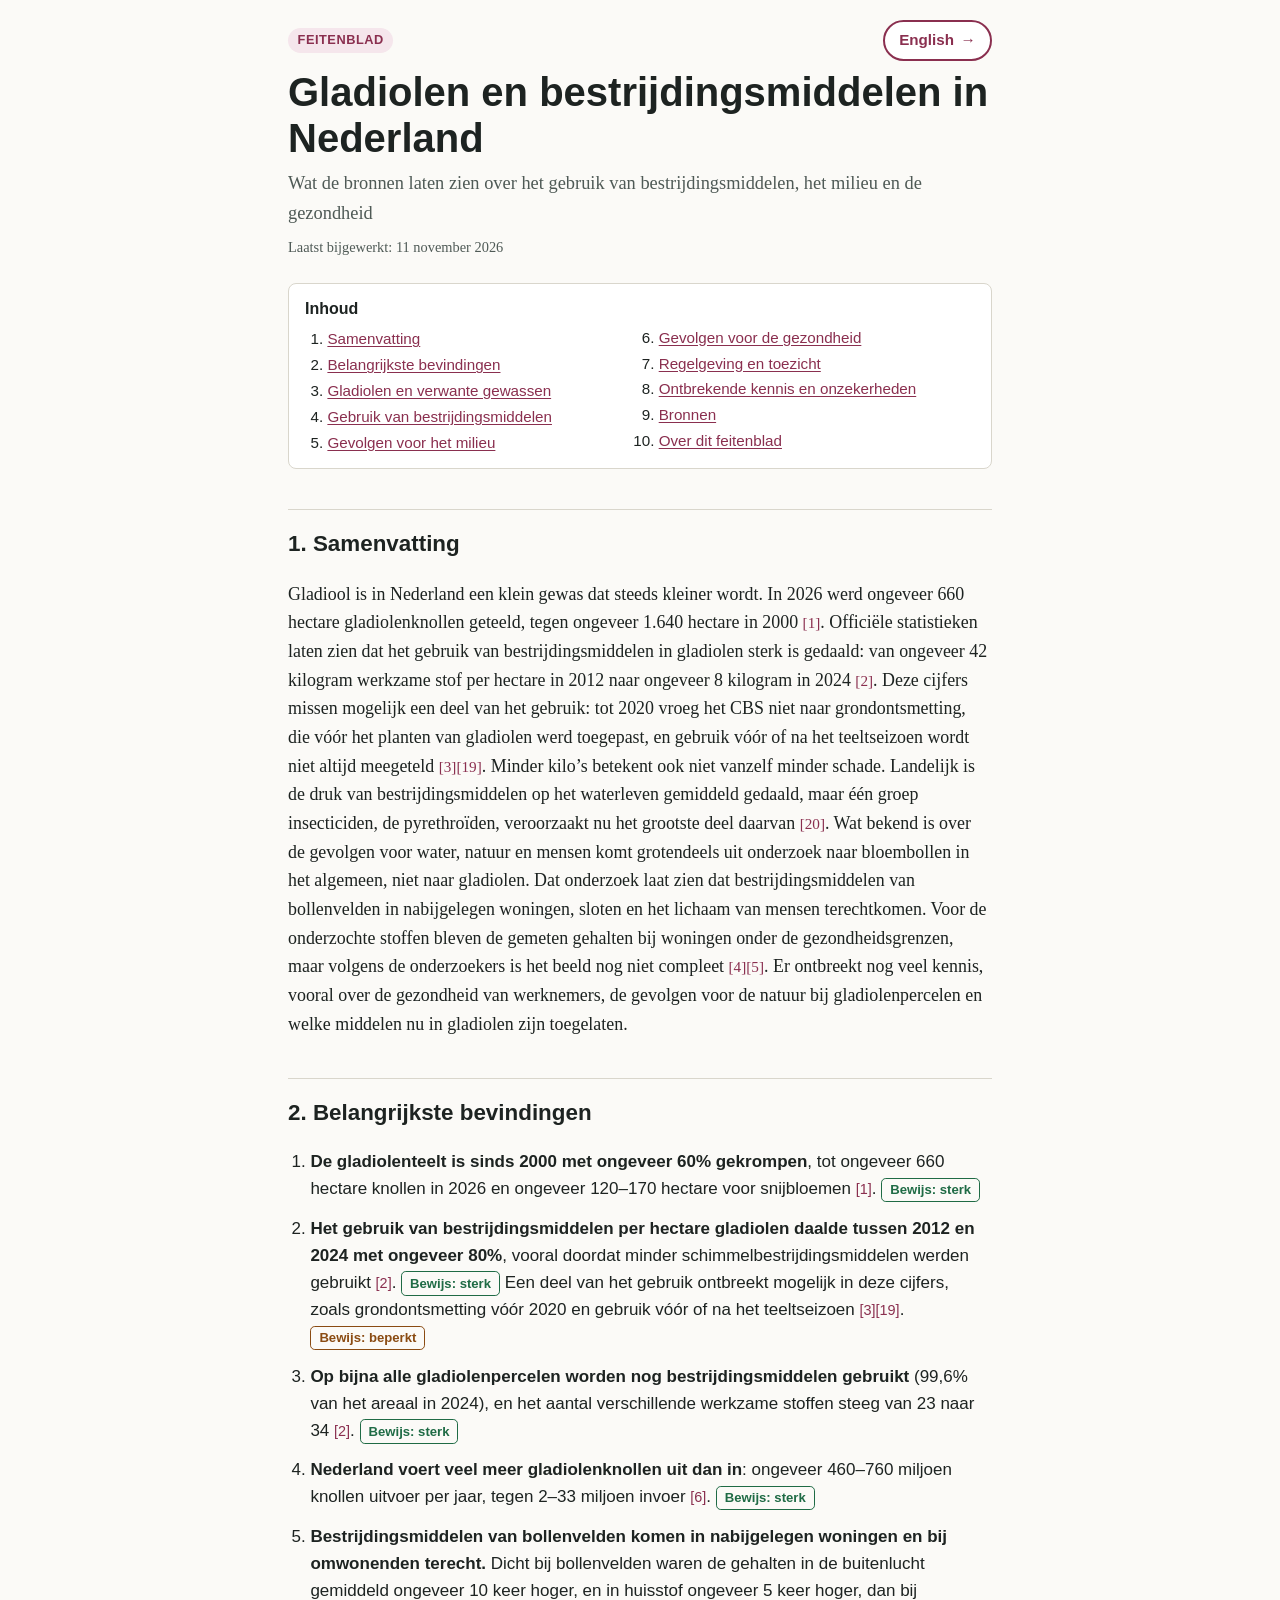
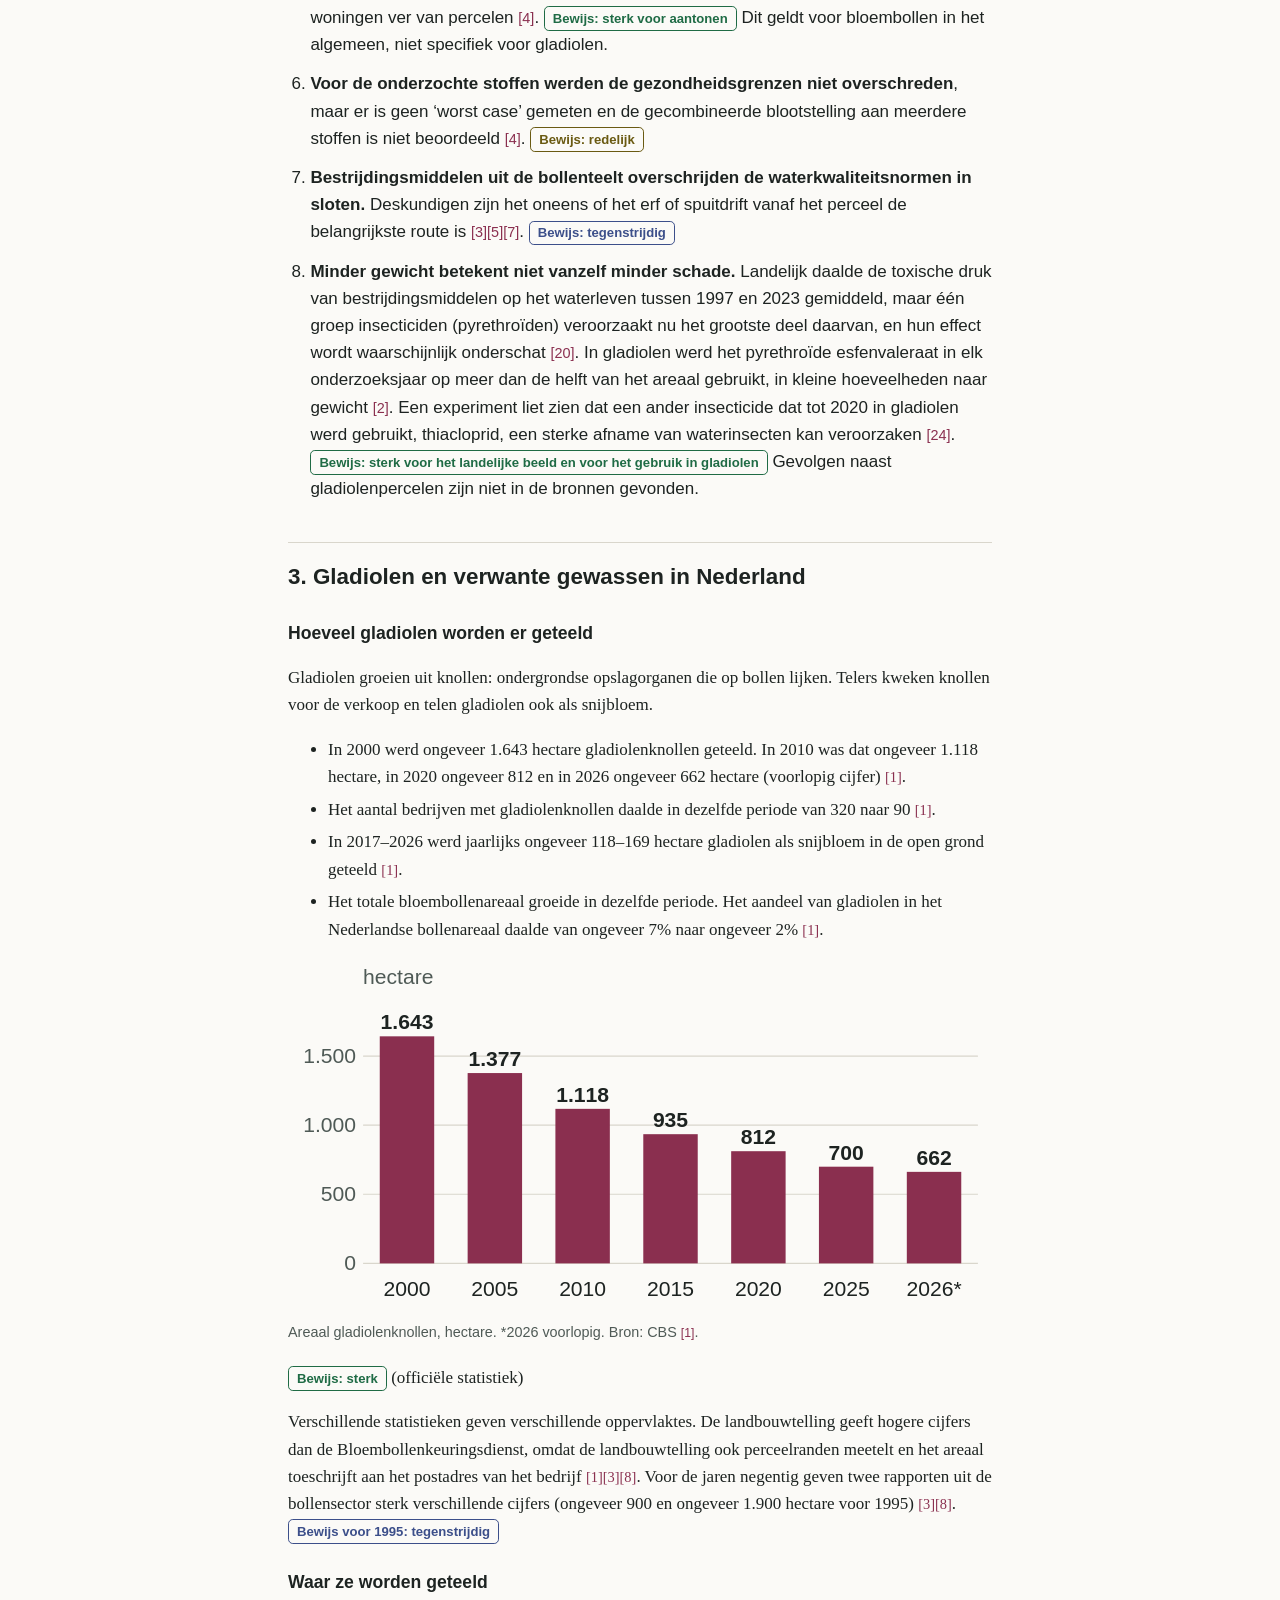
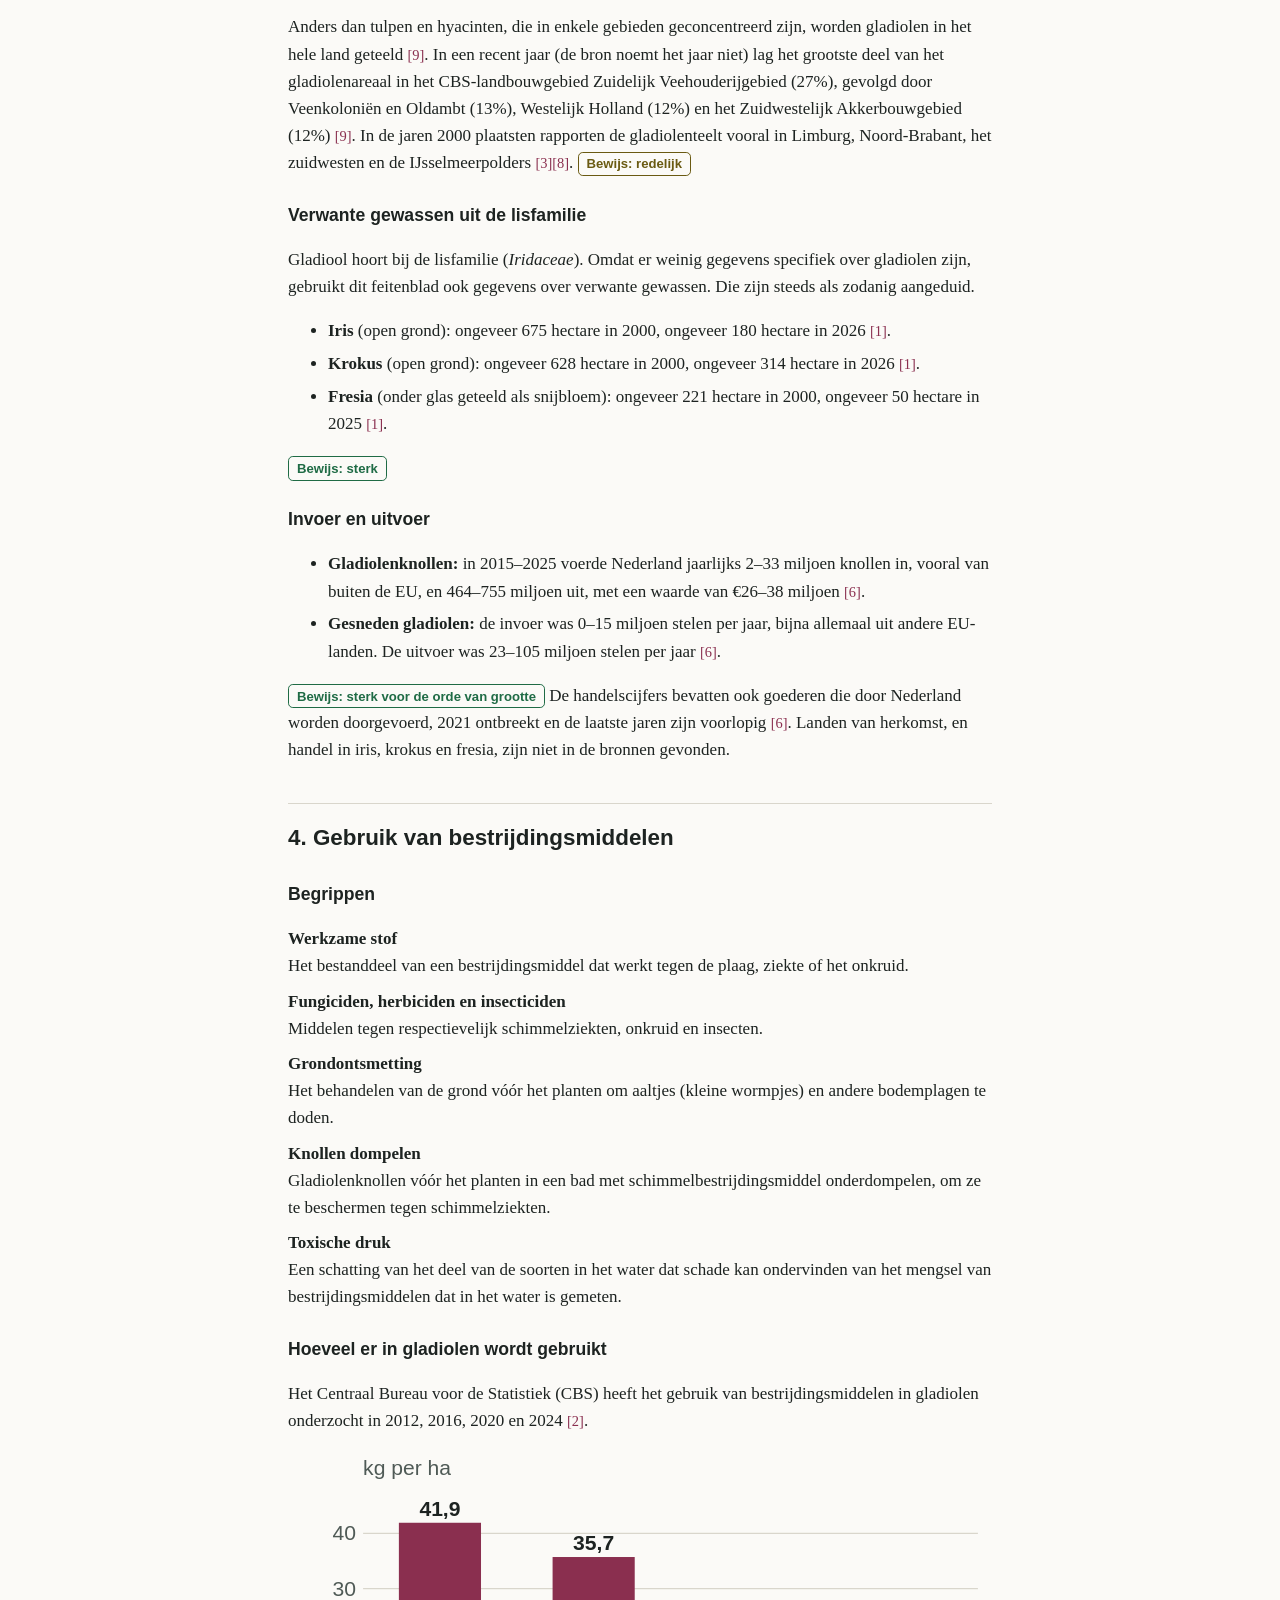
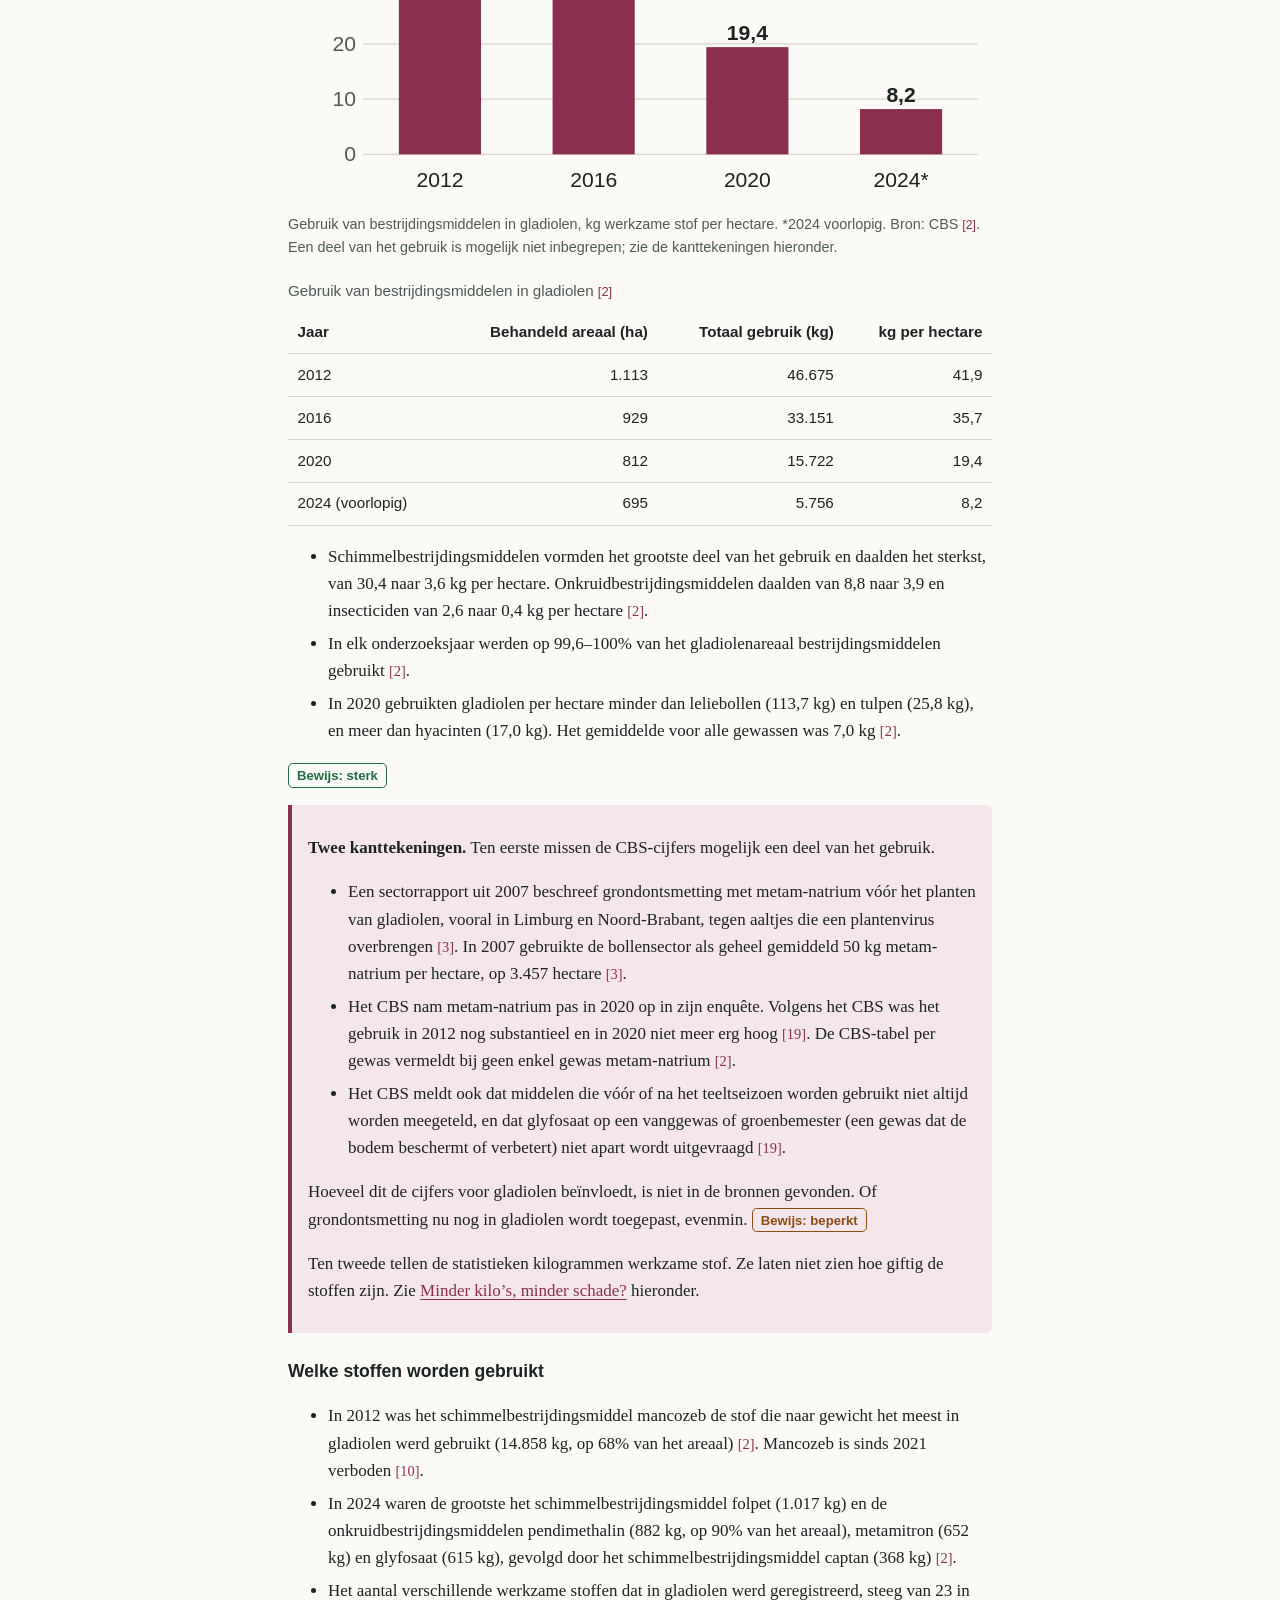
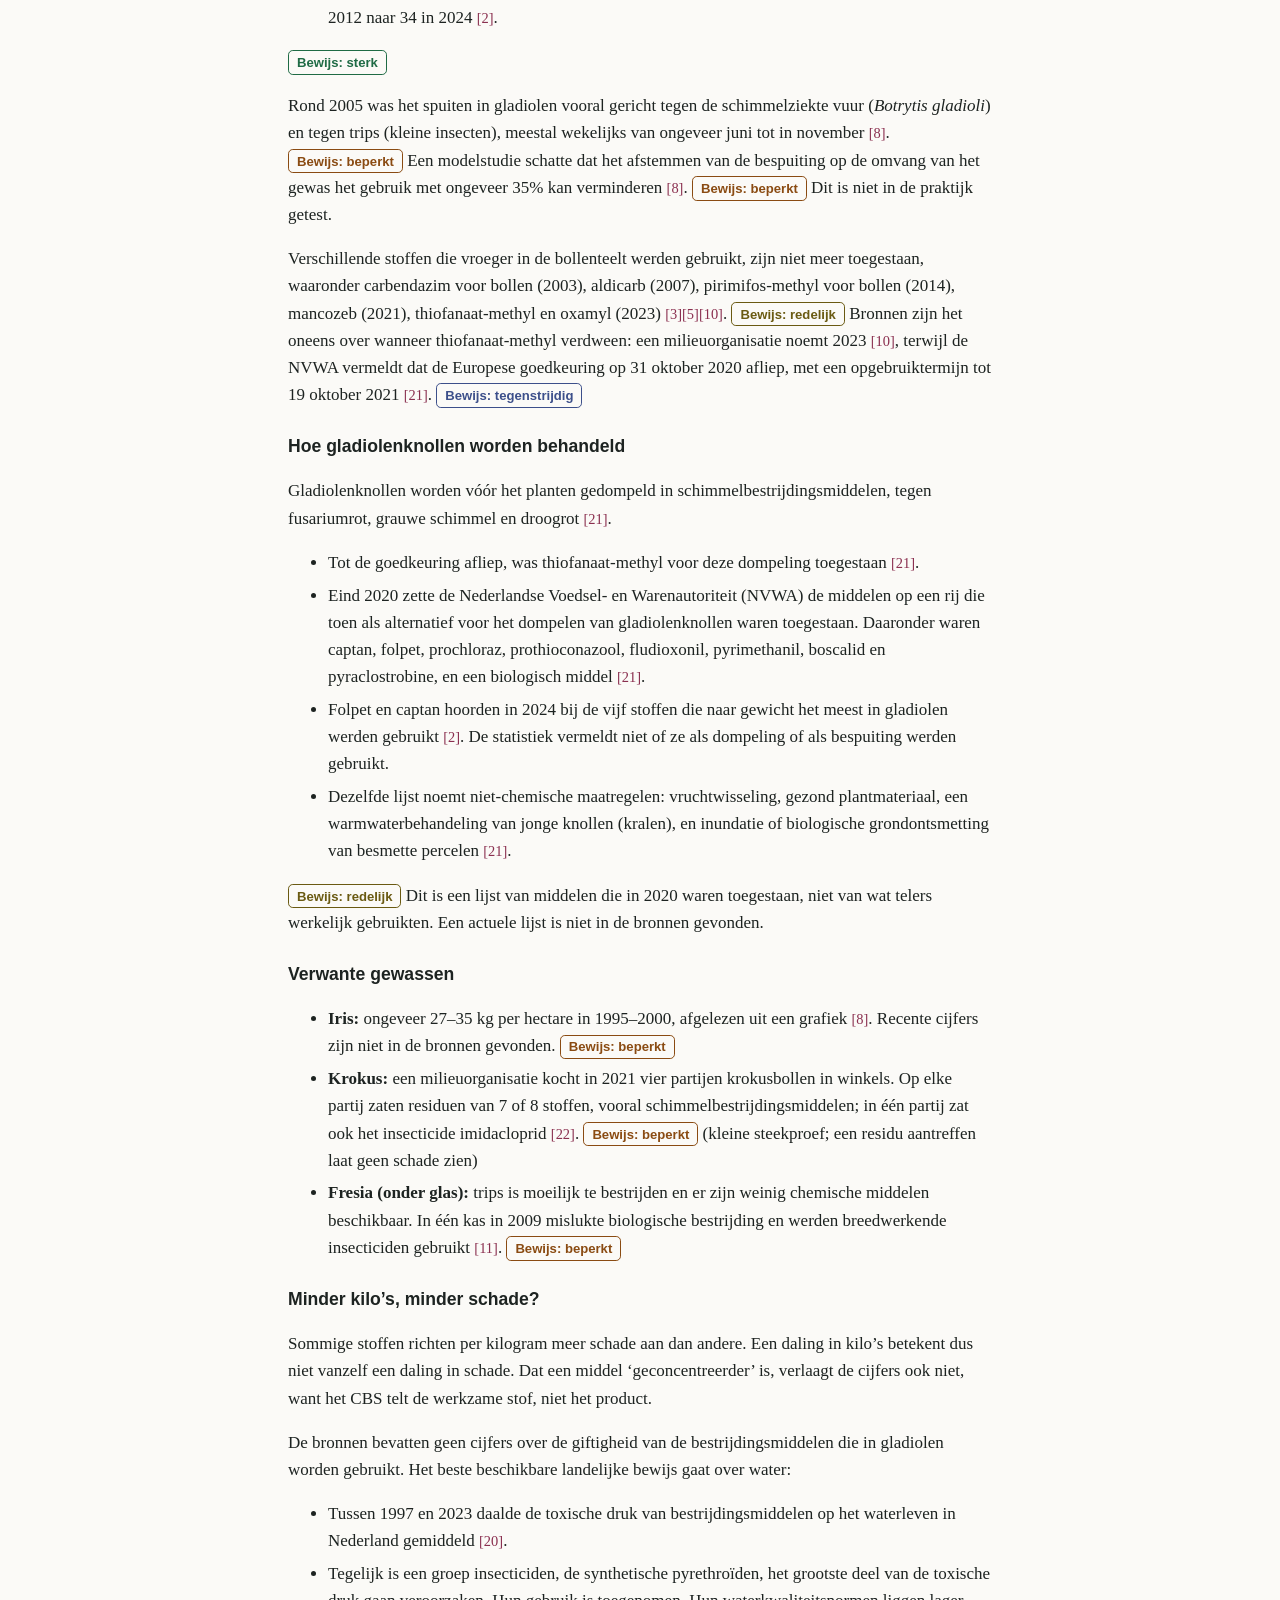
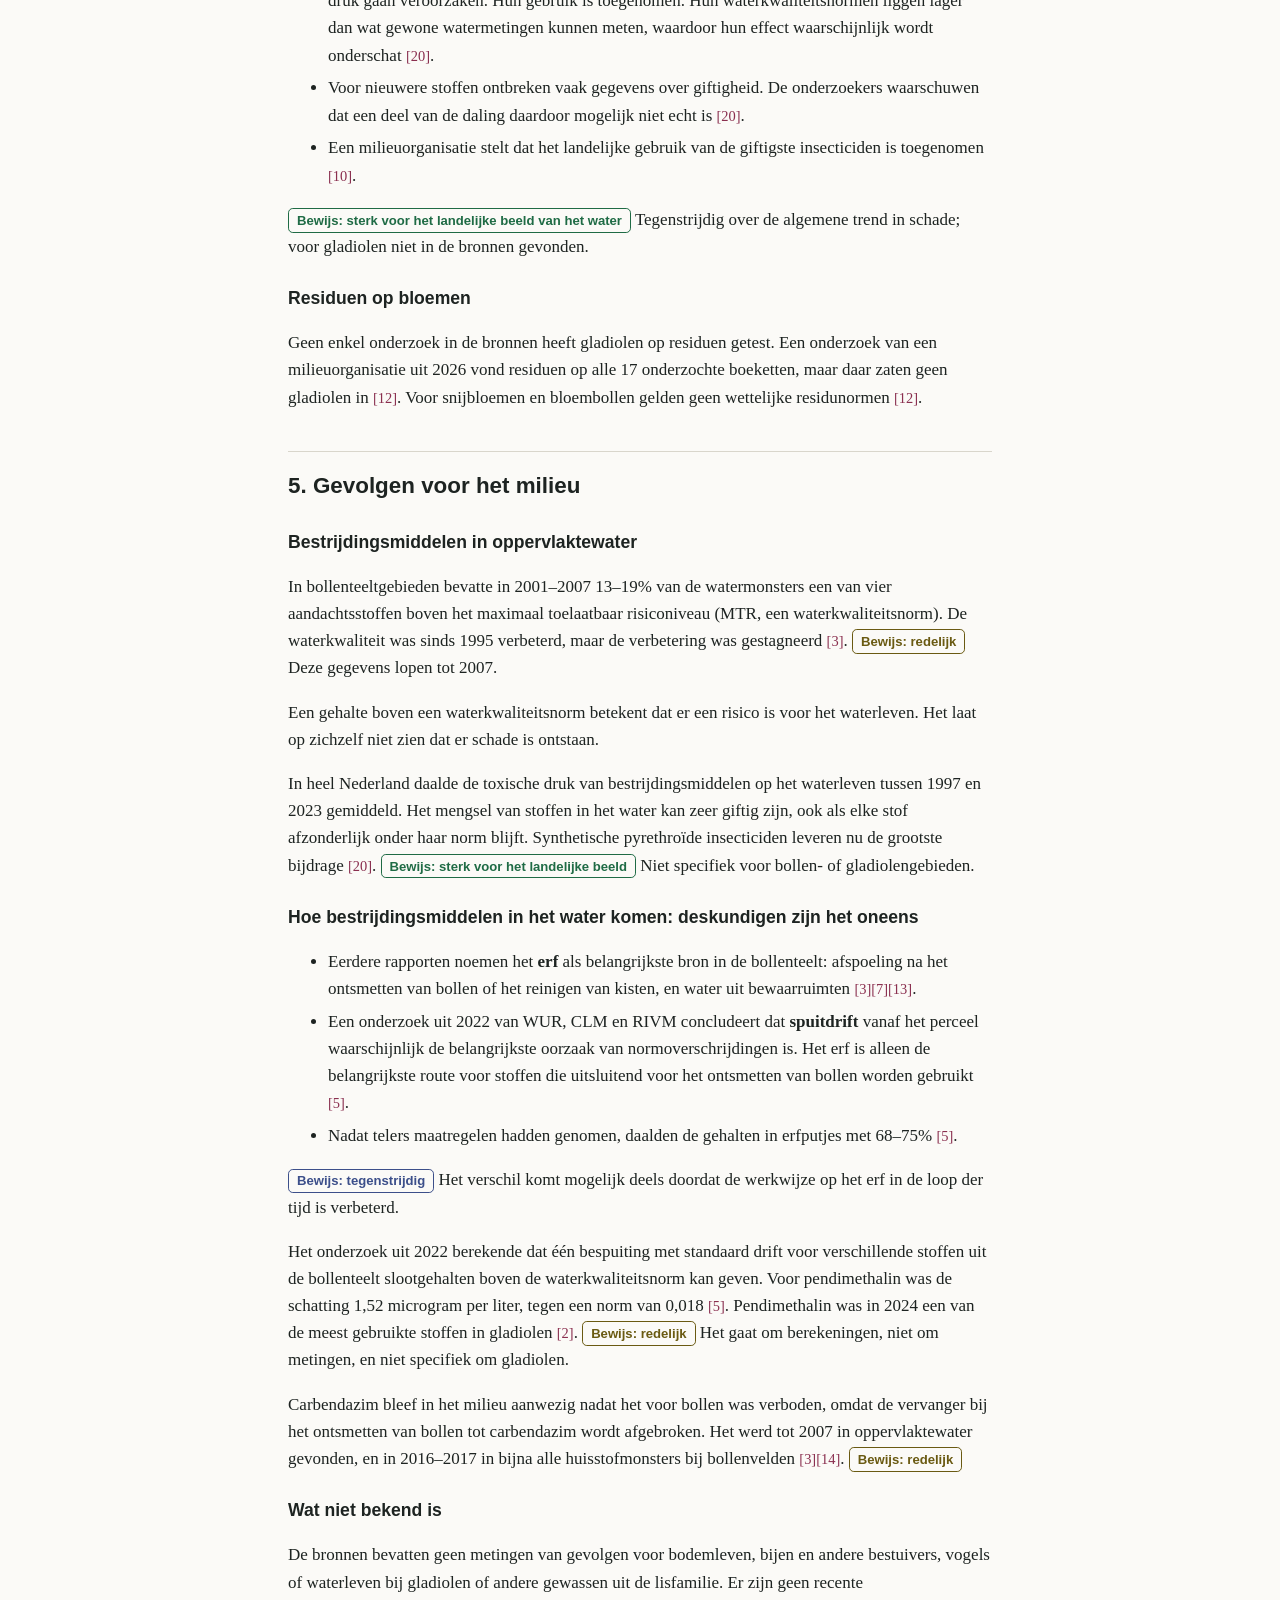
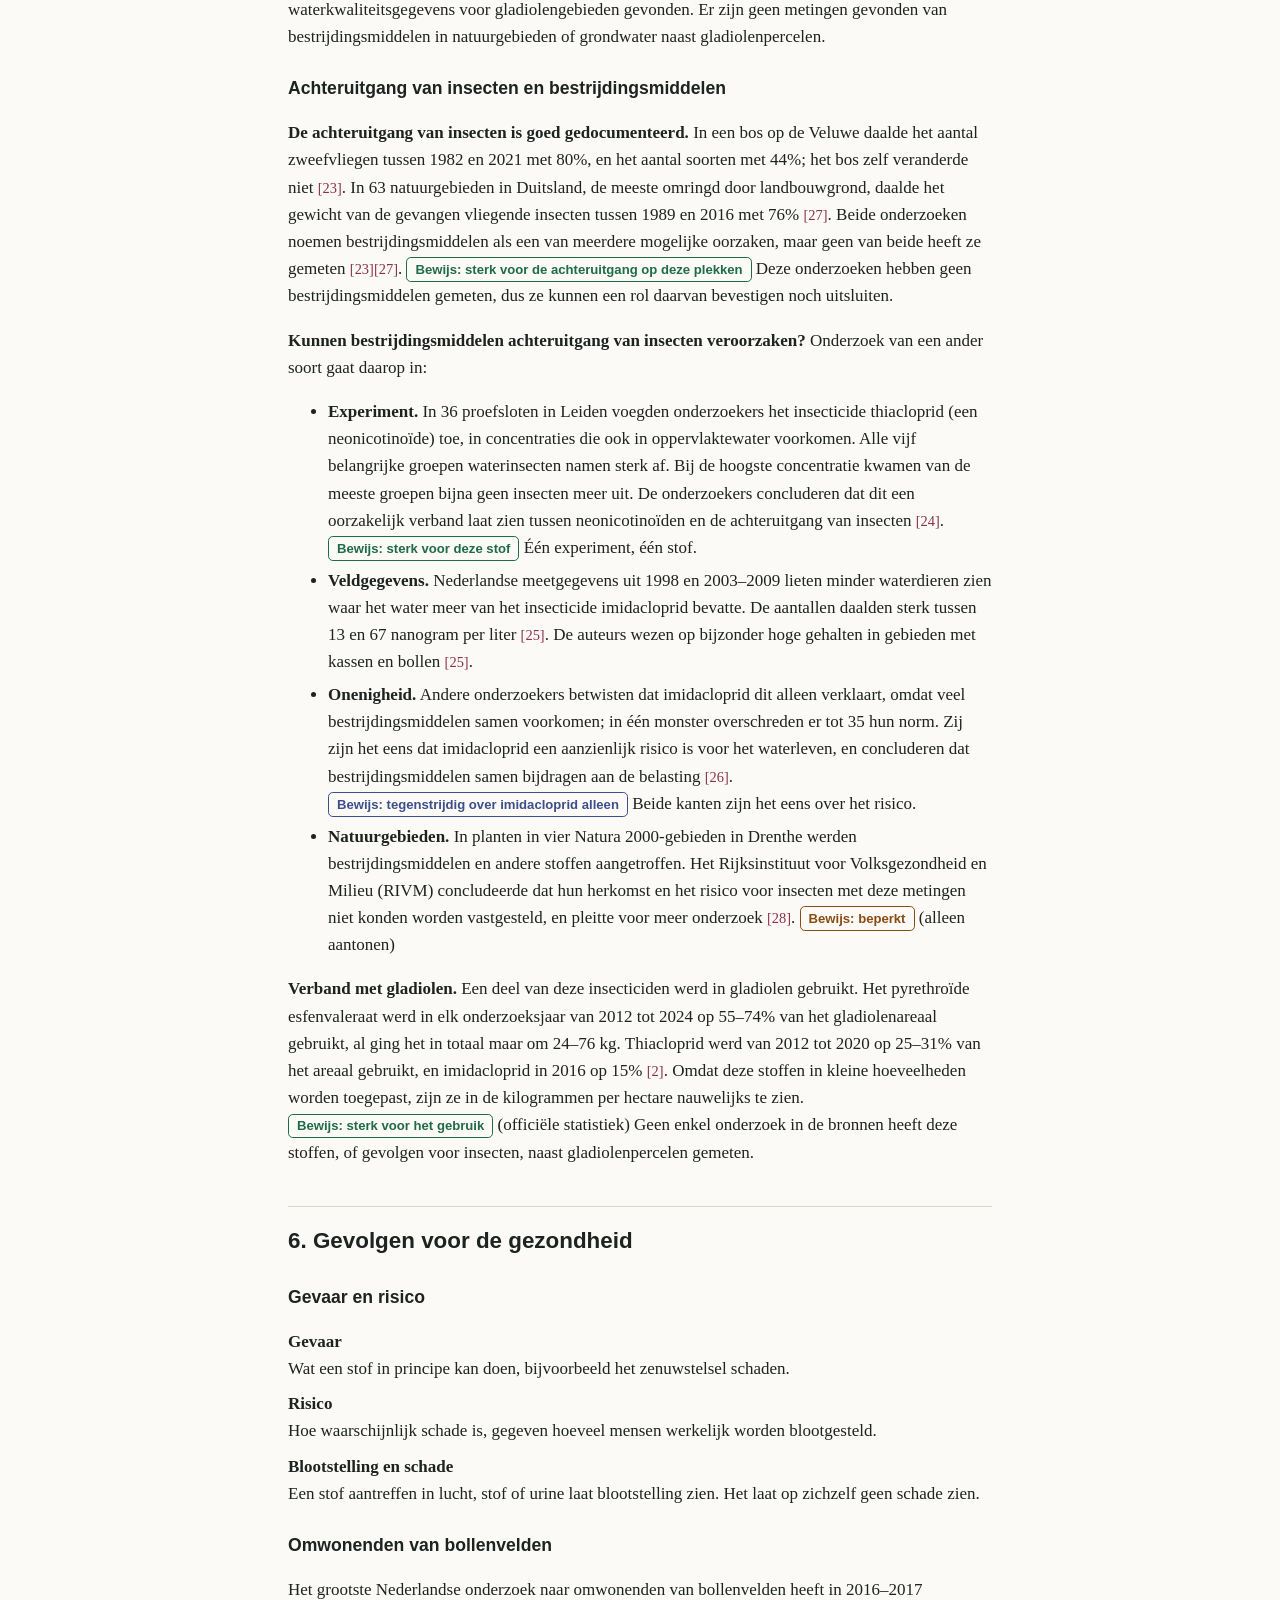
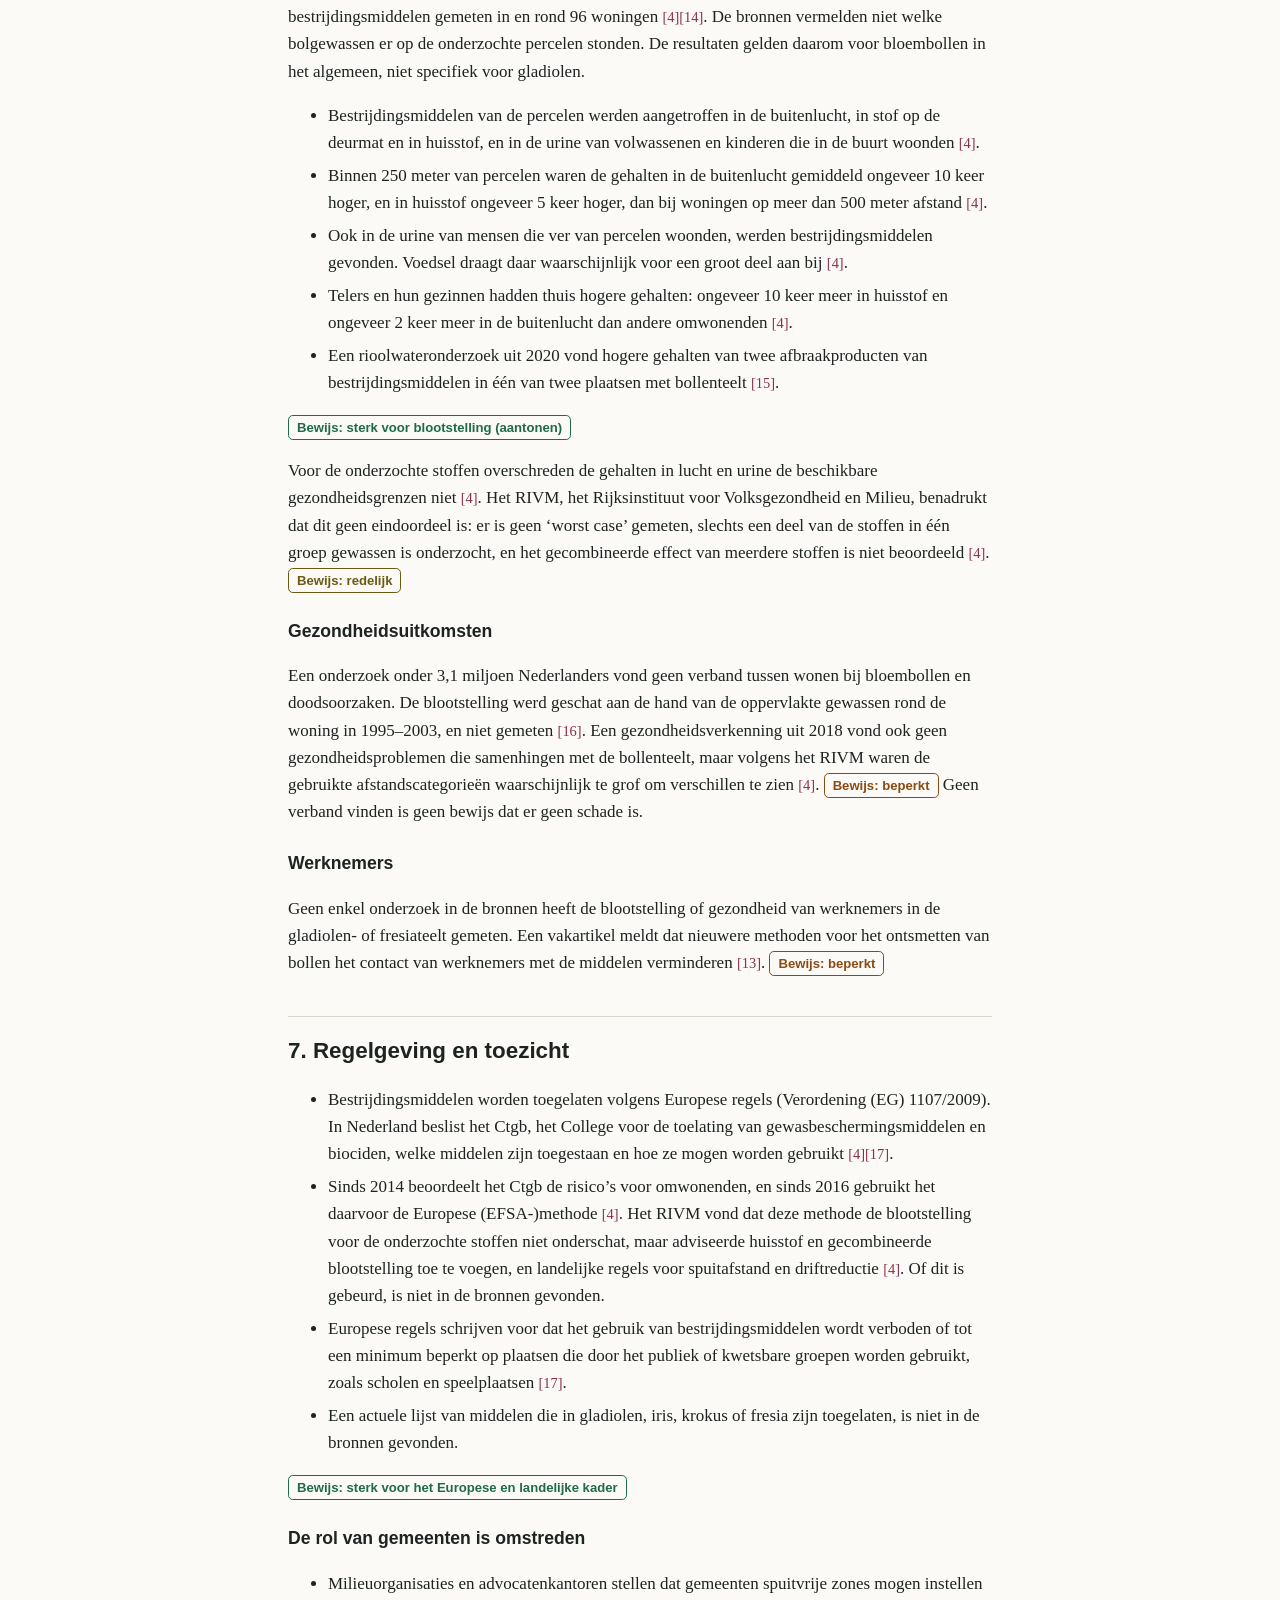
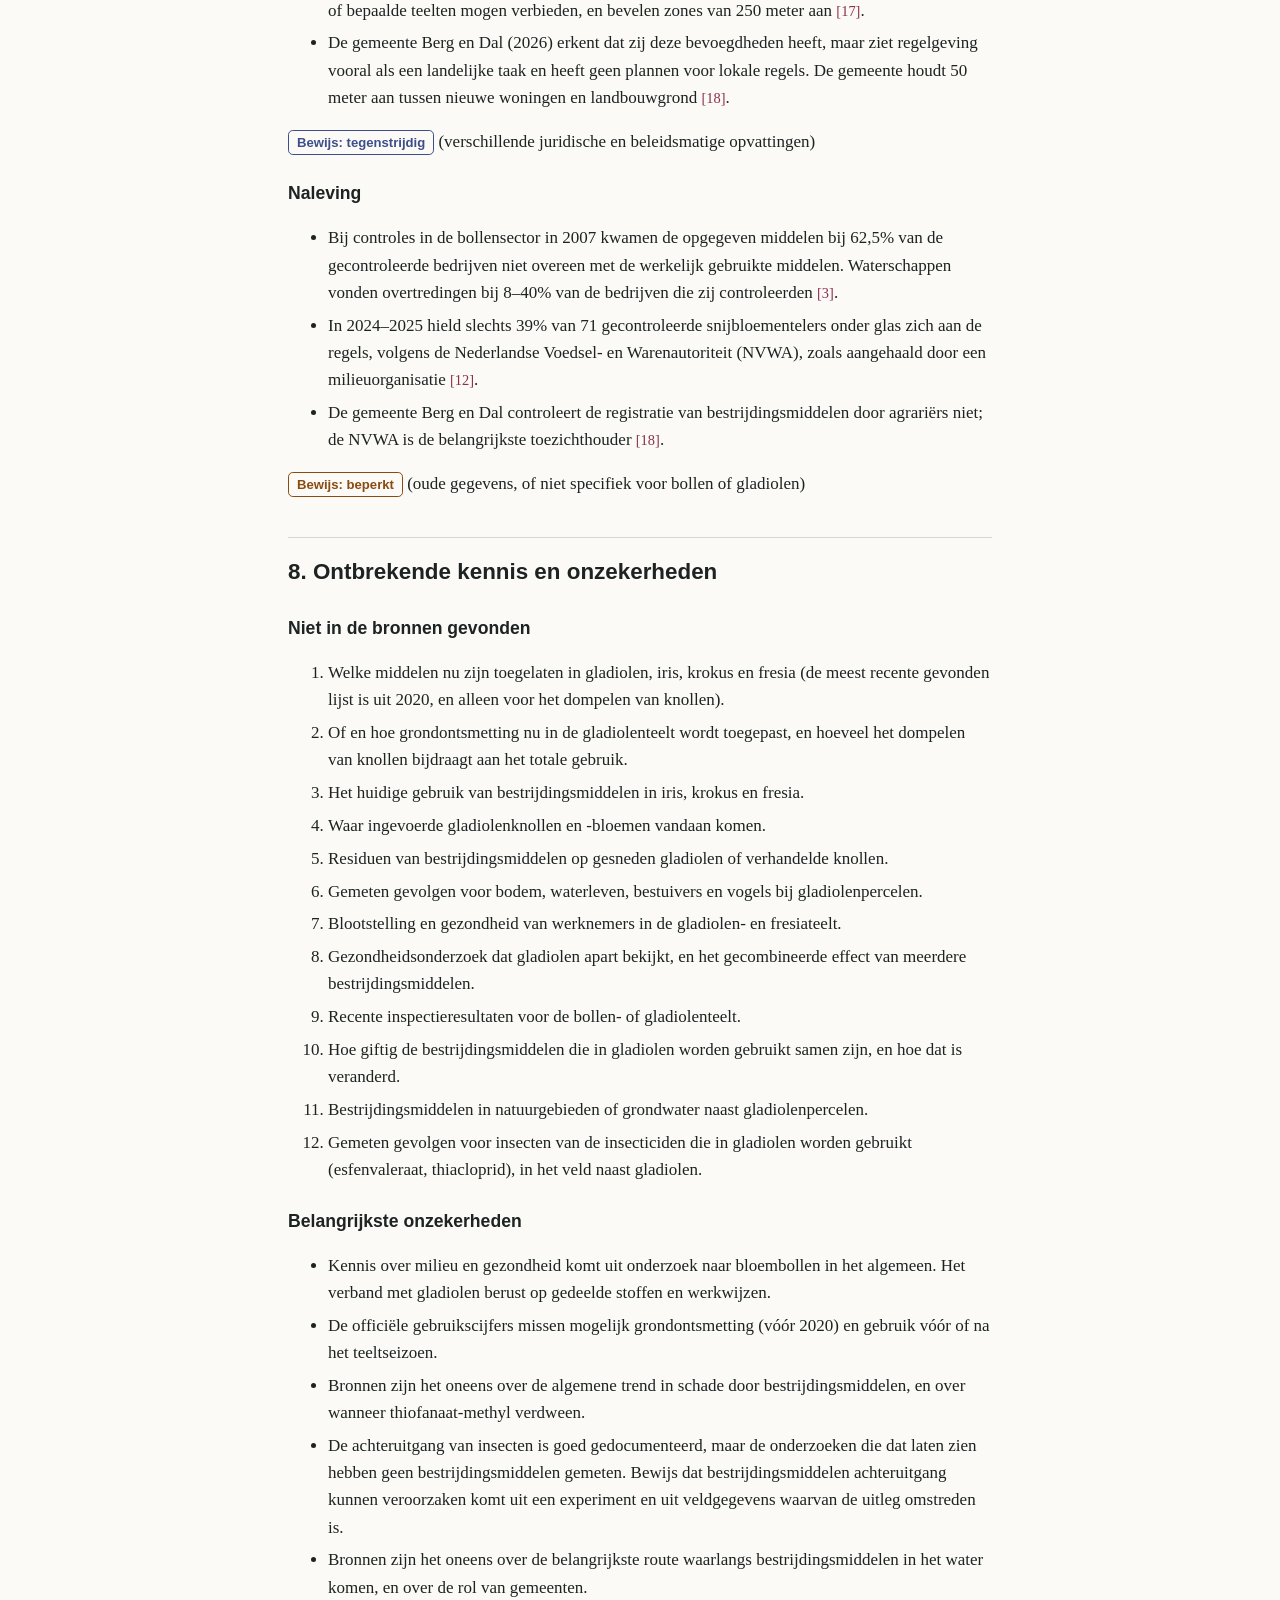
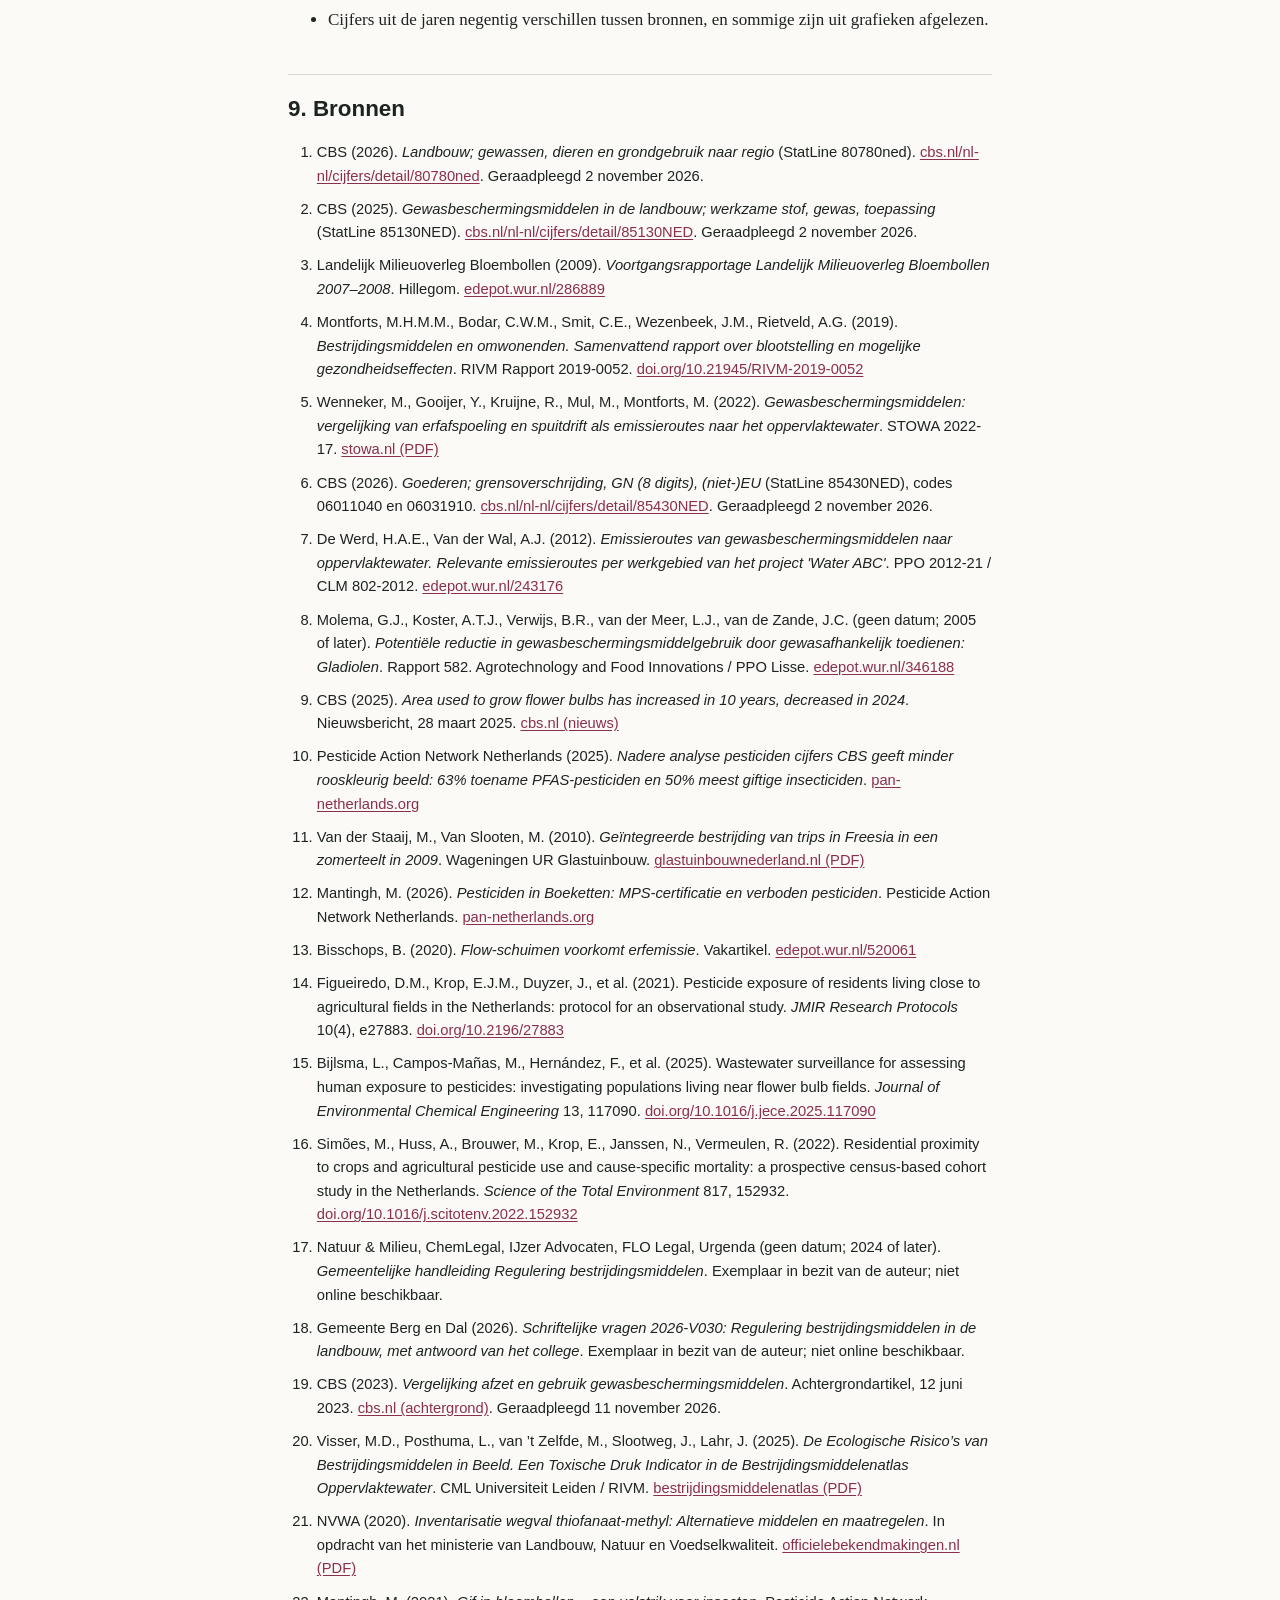
<file: docs/nl/index.html>
<!DOCTYPE html>
<html lang="nl">
<head>
  <meta charset="utf-8">
  <meta name="viewport" content="width=device-width, initial-scale=1">
  <title>Gladiolen en bestrijdingsmiddelen in Nederland</title>
  <meta name="description" content="Een feitenoverzicht op basis van bronnen over het gebruik van bestrijdingsmiddelen in de Nederlandse gladiolenteelt en de gevolgen voor milieu en gezondheid, met bij elke bewering de bron.">
  <link rel="stylesheet" href="../style.css">
  <link rel="alternate" hreflang="en" href="../">
  <link rel="alternate" hreflang="nl" href="./">
</head>
<body>
  <a class="skip" href="#main">Naar de inhoud</a>

  <header>
    <div class="topbar">
      <p class="tag">Feitenblad</p>
      <a class="lang-switch" href="../" hreflang="en" lang="en">English <span aria-hidden="true">→</span></a>
    </div>
    <h1>Gladiolen en bestrijdingsmiddelen in Nederland</h1>
    <p class="subtitle">Wat de bronnen laten zien over het gebruik van bestrijdingsmiddelen, het milieu en de gezondheid</p>
    <p class="updated">Laatst bijgewerkt: <time datetime="2026-11-11">11 november 2026</time></p>

    <nav class="toc" aria-labelledby="toc-title">
      <h2 id="toc-title">Inhoud</h2>
      <ol>
        <li><a href="#summary">Samenvatting</a></li>
        <li><a href="#key-findings">Belangrijkste bevindingen</a></li>
        <li><a href="#cultivation">Gladiolen en verwante gewassen</a></li>
        <li><a href="#use">Gebruik van bestrijdingsmiddelen</a></li>
        <li><a href="#environment">Gevolgen voor het milieu</a></li>
        <li><a href="#health">Gevolgen voor de gezondheid</a></li>
        <li><a href="#regulation">Regelgeving en toezicht</a></li>
        <li><a href="#gaps">Ontbrekende kennis en onzekerheden</a></li>
        <li><a href="#references">Bronnen</a></li>
        <li><a href="#about">Over dit feitenblad</a></li>
      </ol>
    </nav>
  </header>

  <main id="main">
    <section aria-labelledby="summary">
      <h2 id="summary">1. Samenvatting</h2>
      <p class="summary">Gladiool is in Nederland een klein gewas dat steeds kleiner wordt. In 2026 werd ongeveer 660 hectare gladiolenknollen geteeld, tegen ongeveer 1.640 hectare in 2000 <a class="cite" href="#ref-1">[1]</a>. Officiële statistieken laten zien dat het gebruik van bestrijdingsmiddelen in gladiolen sterk is gedaald: van ongeveer 42 kilogram werkzame stof per hectare in 2012 naar ongeveer 8 kilogram in 2024 <a class="cite" href="#ref-2">[2]</a>. Deze cijfers missen mogelijk een deel van het gebruik: tot 2020 vroeg het CBS niet naar grondontsmetting, die vóór het planten van gladiolen werd toegepast, en gebruik vóór of na het teeltseizoen wordt niet altijd meegeteld <a class="cite" href="#ref-3">[3]</a><a class="cite" href="#ref-19">[19]</a>. Minder kilo’s betekent ook niet vanzelf minder schade. Landelijk is de druk van bestrijdingsmiddelen op het waterleven gemiddeld gedaald, maar één groep insecticiden, de pyrethroïden, veroorzaakt nu het grootste deel daarvan <a class="cite" href="#ref-20">[20]</a>. Wat bekend is over de gevolgen voor water, natuur en mensen komt grotendeels uit onderzoek naar bloembollen in het algemeen, niet naar gladiolen. Dat onderzoek laat zien dat bestrijdingsmiddelen van bollenvelden in nabijgelegen woningen, sloten en het lichaam van mensen terechtkomen. Voor de onderzochte stoffen bleven de gemeten gehalten bij woningen onder de gezondheidsgrenzen, maar volgens de onderzoekers is het beeld nog niet compleet <a class="cite" href="#ref-4">[4]</a><a class="cite" href="#ref-5">[5]</a>. Er ontbreekt nog veel kennis, vooral over de gezondheid van werknemers, de gevolgen voor de natuur bij gladiolenpercelen en welke middelen nu in gladiolen zijn toegelaten.</p>
    </section>

    <section aria-labelledby="key-findings">
      <h2 id="key-findings">2. Belangrijkste bevindingen</h2>
      <ol class="key-findings">
        <li><strong>De gladiolenteelt is sinds 2000 met ongeveer 60% gekrompen</strong>, tot ongeveer 660 hectare knollen in 2026 en ongeveer 120–170 hectare voor snijbloemen <a class="cite" href="#ref-1">[1]</a>. <span class="evidence strong">Bewijs: sterk</span></li>
        <li><strong>Het gebruik van bestrijdingsmiddelen per hectare gladiolen daalde tussen 2012 en 2024 met ongeveer 80%</strong>, vooral doordat minder schimmelbestrijdingsmiddelen werden gebruikt <a class="cite" href="#ref-2">[2]</a>. <span class="evidence strong">Bewijs: sterk</span> Een deel van het gebruik ontbreekt mogelijk in deze cijfers, zoals grondontsmetting vóór 2020 en gebruik vóór of na het teeltseizoen <a class="cite" href="#ref-3">[3]</a><a class="cite" href="#ref-19">[19]</a>. <span class="evidence limited">Bewijs: beperkt</span></li>
        <li><strong>Op bijna alle gladiolenpercelen worden nog bestrijdingsmiddelen gebruikt</strong> (99,6% van het areaal in 2024), en het aantal verschillende werkzame stoffen steeg van 23 naar 34 <a class="cite" href="#ref-2">[2]</a>. <span class="evidence strong">Bewijs: sterk</span></li>
        <li><strong>Nederland voert veel meer gladiolenknollen uit dan in</strong>: ongeveer 460–760 miljoen knollen uitvoer per jaar, tegen 2–33 miljoen invoer <a class="cite" href="#ref-6">[6]</a>. <span class="evidence strong">Bewijs: sterk</span></li>
        <li><strong>Bestrijdingsmiddelen van bollenvelden komen in nabijgelegen woningen en bij omwonenden terecht.</strong> Dicht bij bollenvelden waren de gehalten in de buitenlucht gemiddeld ongeveer 10 keer hoger, en in huisstof ongeveer 5 keer hoger, dan bij woningen ver van percelen <a class="cite" href="#ref-4">[4]</a>. <span class="evidence strong">Bewijs: sterk voor aantonen</span> Dit geldt voor bloembollen in het algemeen, niet specifiek voor gladiolen.</li>
        <li><strong>Voor de onderzochte stoffen werden de gezondheidsgrenzen niet overschreden</strong>, maar er is geen ‘worst case’ gemeten en de gecombineerde blootstelling aan meerdere stoffen is niet beoordeeld <a class="cite" href="#ref-4">[4]</a>. <span class="evidence moderate">Bewijs: redelijk</span></li>
        <li><strong>Bestrijdingsmiddelen uit de bollenteelt overschrijden de waterkwaliteitsnormen in sloten.</strong> Deskundigen zijn het oneens of het erf of spuitdrift vanaf het perceel de belangrijkste route is <a class="cite" href="#ref-3">[3]</a><a class="cite" href="#ref-5">[5]</a><a class="cite" href="#ref-7">[7]</a>. <span class="evidence conflicting">Bewijs: tegenstrijdig</span></li>
        <li><strong>Minder gewicht betekent niet vanzelf minder schade.</strong> Landelijk daalde de toxische druk van bestrijdingsmiddelen op het waterleven tussen 1997 en 2023 gemiddeld, maar één groep insecticiden (pyrethroïden) veroorzaakt nu het grootste deel daarvan, en hun effect wordt waarschijnlijk onderschat <a class="cite" href="#ref-20">[20]</a>. In gladiolen werd het pyrethroïde esfenvaleraat in elk onderzoeksjaar op meer dan de helft van het areaal gebruikt, in kleine hoeveelheden naar gewicht <a class="cite" href="#ref-2">[2]</a>. Een experiment liet zien dat een ander insecticide dat tot 2020 in gladiolen werd gebruikt, thiacloprid, een sterke afname van waterinsecten kan veroorzaken <a class="cite" href="#ref-24">[24]</a>. <span class="evidence strong">Bewijs: sterk voor het landelijke beeld en voor het gebruik in gladiolen</span> Gevolgen naast gladiolenpercelen zijn niet in de bronnen gevonden.</li>
      </ol>
    </section>

    <section aria-labelledby="cultivation">
      <h2 id="cultivation">3. Gladiolen en verwante gewassen in Nederland</h2>

      <h3>Hoeveel gladiolen worden er geteeld</h3>
      <p>Gladiolen groeien uit knollen: ondergrondse opslagorganen die op bollen lijken. Telers kweken knollen voor de verkoop en telen gladiolen ook als snijbloem.</p>
      <ul>
        <li>In 2000 werd ongeveer 1.643 hectare gladiolenknollen geteeld. In 2010 was dat ongeveer 1.118 hectare, in 2020 ongeveer 812 en in 2026 ongeveer 662 hectare (voorlopig cijfer) <a class="cite" href="#ref-1">[1]</a>.</li>
        <li>Het aantal bedrijven met gladiolenknollen daalde in dezelfde periode van 320 naar 90 <a class="cite" href="#ref-1">[1]</a>.</li>
        <li>In 2017–2026 werd jaarlijks ongeveer 118–169 hectare gladiolen als snijbloem in de open grond geteeld <a class="cite" href="#ref-1">[1]</a>.</li>
        <li>Het totale bloembollenareaal groeide in dezelfde periode. Het aandeel van gladiolen in het Nederlandse bollenareaal daalde van ongeveer 7% naar ongeveer 2% <a class="cite" href="#ref-1">[1]</a>.</li>
      </ul>
      <figure class="chart" aria-labelledby="chart-area-cap">
      <svg viewBox="0 0 600 300" role="img" aria-labelledby="chart-area-t chart-area-d" xmlns="http://www.w3.org/2000/svg">
      <title id="chart-area-t">Areaal gladiolenknollen in Nederland, hectare</title><desc id="chart-area-d">Staafdiagram. 2000: 1.643 hectare; 2005: 1.377; 2010: 1.118; 2015: 935; 2020: 812; 2025: 700; 2026: 662 (voorlopig).</desc>
      <line class="grid" x1="64" x2="588" y1="256.0" y2="256.0"/>
      <text class="axis" x="58" y="262.0" text-anchor="end">0</text>
      <line class="grid" x1="64" x2="588" y1="197.1" y2="197.1"/>
      <text class="axis" x="58" y="203.1" text-anchor="end">500</text>
      <line class="grid" x1="64" x2="588" y1="138.2" y2="138.2"/>
      <text class="axis" x="58" y="144.2" text-anchor="end">1.000</text>
      <line class="grid" x1="64" x2="588" y1="79.3" y2="79.3"/>
      <text class="axis" x="58" y="85.3" text-anchor="end">1.500</text>
      <rect class="bar" x="78.2" y="62.5" width="46.4" height="193.5"/>
      <text class="value" x="101.4" y="56.5" text-anchor="middle">1.643</text>
      <text x="101.4" y="284.0" text-anchor="middle">2000</text>
      <rect class="bar" x="153.1" y="93.8" width="46.4" height="162.2"/>
      <text class="value" x="176.3" y="87.8" text-anchor="middle">1.377</text>
      <text x="176.3" y="284.0" text-anchor="middle">2005</text>
      <rect class="bar" x="227.9" y="124.3" width="46.4" height="131.7"/>
      <text class="value" x="251.1" y="118.3" text-anchor="middle">1.118</text>
      <text x="251.1" y="284.0" text-anchor="middle">2010</text>
      <rect class="bar" x="302.8" y="145.9" width="46.4" height="110.1"/>
      <text class="value" x="326.0" y="139.9" text-anchor="middle">935</text>
      <text x="326.0" y="284.0" text-anchor="middle">2015</text>
      <rect class="bar" x="377.7" y="160.4" width="46.4" height="95.6"/>
      <text class="value" x="400.9" y="154.4" text-anchor="middle">812</text>
      <text x="400.9" y="284.0" text-anchor="middle">2020</text>
      <rect class="bar" x="452.5" y="173.6" width="46.4" height="82.4"/>
      <text class="value" x="475.7" y="167.6" text-anchor="middle">700</text>
      <text x="475.7" y="284.0" text-anchor="middle">2025</text>
      <rect class="bar" x="527.4" y="178.0" width="46.4" height="78.0"/>
      <text class="value" x="550.6" y="172.0" text-anchor="middle">662</text>
      <text x="550.6" y="284.0" text-anchor="middle">2026*</text>
      <text class="axis" x="64" y="18" text-anchor="start">hectare</text>
      </svg>
      <figcaption id="chart-area-cap">Areaal gladiolenknollen, hectare. *2026 voorlopig. Bron: CBS <a class="cite" href="#ref-1">[1]</a>.</figcaption>
      </figure>
      <p><span class="evidence strong">Bewijs: sterk</span> (officiële statistiek)</p>
      <p>Verschillende statistieken geven verschillende oppervlaktes. De landbouwtelling geeft hogere cijfers dan de Bloembollenkeuringsdienst, omdat de landbouwtelling ook perceelranden meetelt en het areaal toeschrijft aan het postadres van het bedrijf <a class="cite" href="#ref-1">[1]</a><a class="cite" href="#ref-3">[3]</a><a class="cite" href="#ref-8">[8]</a>. Voor de jaren negentig geven twee rapporten uit de bollensector sterk verschillende cijfers (ongeveer 900 en ongeveer 1.900 hectare voor 1995) <a class="cite" href="#ref-3">[3]</a><a class="cite" href="#ref-8">[8]</a>. <span class="evidence conflicting">Bewijs voor 1995: tegenstrijdig</span></p>

      <h3>Waar ze worden geteeld</h3>
      <p>Anders dan tulpen en hyacinten, die in enkele gebieden geconcentreerd zijn, worden gladiolen in het hele land geteeld <a class="cite" href="#ref-9">[9]</a>. In een recent jaar (de bron noemt het jaar niet) lag het grootste deel van het gladiolenareaal in het CBS-landbouwgebied Zuidelijk Veehouderijgebied (27%), gevolgd door Veenkoloniën en Oldambt (13%), Westelijk Holland (12%) en het Zuidwestelijk Akkerbouwgebied (12%) <a class="cite" href="#ref-9">[9]</a>. In de jaren 2000 plaatsten rapporten de gladiolenteelt vooral in Limburg, Noord-Brabant, het zuidwesten en de IJsselmeerpolders <a class="cite" href="#ref-3">[3]</a><a class="cite" href="#ref-8">[8]</a>. <span class="evidence moderate">Bewijs: redelijk</span></p>

      <h3>Verwante gewassen uit de lisfamilie</h3>
      <p>Gladiool hoort bij de lisfamilie (<i>Iridaceae</i>). Omdat er weinig gegevens specifiek over gladiolen zijn, gebruikt dit feitenblad ook gegevens over verwante gewassen. Die zijn steeds als zodanig aangeduid.</p>
      <ul>
        <li><strong>Iris</strong> (open grond): ongeveer 675 hectare in 2000, ongeveer 180 hectare in 2026 <a class="cite" href="#ref-1">[1]</a>.</li>
        <li><strong>Krokus</strong> (open grond): ongeveer 628 hectare in 2000, ongeveer 314 hectare in 2026 <a class="cite" href="#ref-1">[1]</a>.</li>
        <li><strong>Fresia</strong> (onder glas geteeld als snijbloem): ongeveer 221 hectare in 2000, ongeveer 50 hectare in 2025 <a class="cite" href="#ref-1">[1]</a>.</li>
      </ul>
      <p><span class="evidence strong">Bewijs: sterk</span></p>

      <h3>Invoer en uitvoer</h3>
      <ul>
        <li><strong>Gladiolenknollen:</strong> in 2015–2025 voerde Nederland jaarlijks 2–33 miljoen knollen in, vooral van buiten de EU, en 464–755 miljoen uit, met een waarde van €26–38 miljoen <a class="cite" href="#ref-6">[6]</a>.</li>
        <li><strong>Gesneden gladiolen:</strong> de invoer was 0–15 miljoen stelen per jaar, bijna allemaal uit andere EU-landen. De uitvoer was 23–105 miljoen stelen per jaar <a class="cite" href="#ref-6">[6]</a>.</li>
      </ul>
      <p><span class="evidence strong">Bewijs: sterk voor de orde van grootte</span> De handelscijfers bevatten ook goederen die door Nederland worden doorgevoerd, 2021 ontbreekt en de laatste jaren zijn voorlopig <a class="cite" href="#ref-6">[6]</a>. Landen van herkomst, en handel in iris, krokus en fresia, zijn niet in de bronnen gevonden.</p>
    </section>

    <section aria-labelledby="use">
      <h2 id="use">4. Gebruik van bestrijdingsmiddelen</h2>

      <h3>Begrippen</h3>
      <dl class="terms">
        <dt>Werkzame stof</dt>
        <dd>Het bestanddeel van een bestrijdingsmiddel dat werkt tegen de plaag, ziekte of het onkruid.</dd>
        <dt>Fungiciden, herbiciden en insecticiden</dt>
        <dd>Middelen tegen respectievelijk schimmelziekten, onkruid en insecten.</dd>
        <dt>Grondontsmetting</dt>
        <dd>Het behandelen van de grond vóór het planten om aaltjes (kleine wormpjes) en andere bodemplagen te doden.</dd>
        <dt>Knollen dompelen</dt>
        <dd>Gladiolenknollen vóór het planten in een bad met schimmelbestrijdingsmiddel onderdompelen, om ze te beschermen tegen schimmelziekten.</dd>
        <dt>Toxische druk</dt>
        <dd>Een schatting van het deel van de soorten in het water dat schade kan ondervinden van het mengsel van bestrijdingsmiddelen dat in het water is gemeten.</dd>
      </dl>

      <h3>Hoeveel er in gladiolen wordt gebruikt</h3>
      <p>Het Centraal Bureau voor de Statistiek (CBS) heeft het gebruik van bestrijdingsmiddelen in gladiolen onderzocht in 2012, 2016, 2020 en 2024 <a class="cite" href="#ref-2">[2]</a>.</p>
      <figure class="chart" aria-labelledby="chart-use-cap">
      <svg viewBox="0 0 600 300" role="img" aria-labelledby="chart-use-t chart-use-d" xmlns="http://www.w3.org/2000/svg">
      <title id="chart-use-t">Gebruik van bestrijdingsmiddelen in gladiolen, kilogram werkzame stof per hectare</title><desc id="chart-use-d">Staafdiagram. 2012: 41,9 kg per hectare; 2016: 35,7; 2020: 19,4; 2024: 8,2 (voorlopig).</desc>
      <line class="grid" x1="64" x2="588" y1="256.0" y2="256.0"/>
      <text class="axis" x="58" y="262.0" text-anchor="end">0</text>
      <line class="grid" x1="64" x2="588" y1="208.9" y2="208.9"/>
      <text class="axis" x="58" y="214.9" text-anchor="end">10</text>
      <line class="grid" x1="64" x2="588" y1="161.8" y2="161.8"/>
      <text class="axis" x="58" y="167.8" text-anchor="end">20</text>
      <line class="grid" x1="64" x2="588" y1="114.7" y2="114.7"/>
      <text class="axis" x="58" y="120.7" text-anchor="end">30</text>
      <line class="grid" x1="64" x2="588" y1="67.6" y2="67.6"/>
      <text class="axis" x="58" y="73.6" text-anchor="end">40</text>
      <rect class="bar" x="94.5" y="58.6" width="70.0" height="197.4"/>
      <text class="value" x="129.5" y="52.6" text-anchor="middle">41,9</text>
      <text x="129.5" y="284.0" text-anchor="middle">2012</text>
      <rect class="bar" x="225.5" y="87.8" width="70.0" height="168.2"/>
      <text class="value" x="260.5" y="81.8" text-anchor="middle">35,7</text>
      <text x="260.5" y="284.0" text-anchor="middle">2016</text>
      <rect class="bar" x="356.5" y="164.6" width="70.0" height="91.4"/>
      <text class="value" x="391.5" y="158.6" text-anchor="middle">19,4</text>
      <text x="391.5" y="284.0" text-anchor="middle">2020</text>
      <rect class="bar" x="487.5" y="217.4" width="70.0" height="38.6"/>
      <text class="value" x="522.5" y="211.4" text-anchor="middle">8,2</text>
      <text x="522.5" y="284.0" text-anchor="middle">2024*</text>
      <text class="axis" x="64" y="18" text-anchor="start">kg per ha</text>
      </svg>
      <figcaption id="chart-use-cap">Gebruik van bestrijdingsmiddelen in gladiolen, kg werkzame stof per hectare. *2024 voorlopig. Bron: CBS <a class="cite" href="#ref-2">[2]</a>. Een deel van het gebruik is mogelijk niet inbegrepen; zie de kanttekeningen hieronder.</figcaption>
      </figure>
      <div class="table-wrap">
        <table>
          <caption>Gebruik van bestrijdingsmiddelen in gladiolen <a class="cite" href="#ref-2">[2]</a></caption>
          <thead>
            <tr><th scope="col">Jaar</th><th scope="col" class="num">Behandeld areaal (ha)</th><th scope="col" class="num">Totaal gebruik (kg)</th><th scope="col" class="num">kg per hectare</th></tr>
          </thead>
          <tbody>
            <tr><td>2012</td><td class="num">1.113</td><td class="num">46.675</td><td class="num">41,9</td></tr>
            <tr><td>2016</td><td class="num">929</td><td class="num">33.151</td><td class="num">35,7</td></tr>
            <tr><td>2020</td><td class="num">812</td><td class="num">15.722</td><td class="num">19,4</td></tr>
            <tr><td>2024 (voorlopig)</td><td class="num">695</td><td class="num">5.756</td><td class="num">8,2</td></tr>
          </tbody>
        </table>
      </div>
      <ul>
        <li>Schimmelbestrijdingsmiddelen vormden het grootste deel van het gebruik en daalden het sterkst, van 30,4 naar 3,6 kg per hectare. Onkruidbestrijdingsmiddelen daalden van 8,8 naar 3,9 en insecticiden van 2,6 naar 0,4 kg per hectare <a class="cite" href="#ref-2">[2]</a>.</li>
        <li>In elk onderzoeksjaar werden op 99,6–100% van het gladiolenareaal bestrijdingsmiddelen gebruikt <a class="cite" href="#ref-2">[2]</a>.</li>
        <li>In 2020 gebruikten gladiolen per hectare minder dan leliebollen (113,7 kg) en tulpen (25,8 kg), en meer dan hyacinten (17,0 kg). Het gemiddelde voor alle gewassen was 7,0 kg <a class="cite" href="#ref-2">[2]</a>.</li>
      </ul>
      <p><span class="evidence strong">Bewijs: sterk</span></p>

      <div class="note">
        <p><strong>Twee kanttekeningen.</strong> Ten eerste missen de CBS-cijfers mogelijk een deel van het gebruik.</p>
        <ul>
        <li>Een sectorrapport uit 2007 beschreef grondontsmetting met metam-natrium vóór het planten van gladiolen, vooral in Limburg en Noord-Brabant, tegen aaltjes die een plantenvirus overbrengen <a class="cite" href="#ref-3">[3]</a>. In 2007 gebruikte de bollensector als geheel gemiddeld 50 kg metam-natrium per hectare, op 3.457 hectare <a class="cite" href="#ref-3">[3]</a>.</li>
        <li>Het CBS nam metam-natrium pas in 2020 op in zijn enquête. Volgens het CBS was het gebruik in 2012 nog substantieel en in 2020 niet meer erg hoog <a class="cite" href="#ref-19">[19]</a>. De CBS-tabel per gewas vermeldt bij geen enkel gewas metam-natrium <a class="cite" href="#ref-2">[2]</a>.</li>
        <li>Het CBS meldt ook dat middelen die vóór of na het teeltseizoen worden gebruikt niet altijd worden meegeteld, en dat glyfosaat op een vanggewas of groenbemester (een gewas dat de bodem beschermt of verbetert) niet apart wordt uitgevraagd <a class="cite" href="#ref-19">[19]</a>.</li>
      </ul>
        <p>Hoeveel dit de cijfers voor gladiolen beïnvloedt, is niet in de bronnen gevonden. Of grondontsmetting nu nog in gladiolen wordt toegepast, evenmin. <span class="evidence limited">Bewijs: beperkt</span></p>
        <p>Ten tweede tellen de statistieken kilogrammen werkzame stof. Ze laten niet zien hoe giftig de stoffen zijn. Zie <a href="#fewer-kg">Minder kilo’s, minder schade?</a> hieronder.</p>
      </div>

      <h3>Welke stoffen worden gebruikt</h3>
      <ul>
        <li>In 2012 was het schimmelbestrijdingsmiddel mancozeb de stof die naar gewicht het meest in gladiolen werd gebruikt (14.858 kg, op 68% van het areaal) <a class="cite" href="#ref-2">[2]</a>. Mancozeb is sinds 2021 verboden <a class="cite" href="#ref-10">[10]</a>.</li>
        <li>In 2024 waren de grootste het schimmelbestrijdingsmiddel folpet (1.017 kg) en de onkruidbestrijdingsmiddelen pendimethalin (882 kg, op 90% van het areaal), metamitron (652 kg) en glyfosaat (615 kg), gevolgd door het schimmelbestrijdingsmiddel captan (368 kg) <a class="cite" href="#ref-2">[2]</a>.</li>
        <li>Het aantal verschillende werkzame stoffen dat in gladiolen werd geregistreerd, steeg van 23 in 2012 naar 34 in 2024 <a class="cite" href="#ref-2">[2]</a>.</li>
      </ul>
      <p><span class="evidence strong">Bewijs: sterk</span></p>
      <p>Rond 2005 was het spuiten in gladiolen vooral gericht tegen de schimmelziekte vuur (<i>Botrytis gladioli</i>) en tegen trips (kleine insecten), meestal wekelijks van ongeveer juni tot in november <a class="cite" href="#ref-8">[8]</a>. <span class="evidence limited">Bewijs: beperkt</span> Een modelstudie schatte dat het afstemmen van de bespuiting op de omvang van het gewas het gebruik met ongeveer 35% kan verminderen <a class="cite" href="#ref-8">[8]</a>. <span class="evidence limited">Bewijs: beperkt</span> Dit is niet in de praktijk getest.</p>
      <p>Verschillende stoffen die vroeger in de bollenteelt werden gebruikt, zijn niet meer toegestaan, waaronder carbendazim voor bollen (2003), aldicarb (2007), pirimifos-methyl voor bollen (2014), mancozeb (2021), thiofanaat-methyl en oxamyl (2023) <a class="cite" href="#ref-3">[3]</a><a class="cite" href="#ref-5">[5]</a><a class="cite" href="#ref-10">[10]</a>. <span class="evidence moderate">Bewijs: redelijk</span> Bronnen zijn het oneens over wanneer thiofanaat-methyl verdween: een milieuorganisatie noemt 2023 <a class="cite" href="#ref-10">[10]</a>, terwijl de NVWA vermeldt dat de Europese goedkeuring op 31 oktober 2020 afliep, met een opgebruiktermijn tot 19 oktober 2021 <a class="cite" href="#ref-21">[21]</a>. <span class="evidence conflicting">Bewijs: tegenstrijdig</span></p>

      <h3>Hoe gladiolenknollen worden behandeld</h3>
      <p>Gladiolenknollen worden vóór het planten gedompeld in schimmelbestrijdingsmiddelen, tegen fusariumrot, grauwe schimmel en droogrot <a class="cite" href="#ref-21">[21]</a>.</p>
      <ul>
        <li>Tot de goedkeuring afliep, was thiofanaat-methyl voor deze dompeling toegestaan <a class="cite" href="#ref-21">[21]</a>.</li>
        <li>Eind 2020 zette de Nederlandse Voedsel- en Warenautoriteit (NVWA) de middelen op een rij die toen als alternatief voor het dompelen van gladiolenknollen waren toegestaan. Daaronder waren captan, folpet, prochloraz, prothioconazool, fludioxonil, pyrimethanil, boscalid en pyraclostrobine, en een biologisch middel <a class="cite" href="#ref-21">[21]</a>.</li>
        <li>Folpet en captan hoorden in 2024 bij de vijf stoffen die naar gewicht het meest in gladiolen werden gebruikt <a class="cite" href="#ref-2">[2]</a>. De statistiek vermeldt niet of ze als dompeling of als bespuiting werden gebruikt.</li>
        <li>Dezelfde lijst noemt niet-chemische maatregelen: vruchtwisseling, gezond plantmateriaal, een warmwaterbehandeling van jonge knollen (kralen), en inundatie of biologische grondontsmetting van besmette percelen <a class="cite" href="#ref-21">[21]</a>.</li>
      </ul>
      <p><span class="evidence moderate">Bewijs: redelijk</span> Dit is een lijst van middelen die in 2020 waren toegestaan, niet van wat telers werkelijk gebruikten. Een actuele lijst is niet in de bronnen gevonden.</p>

      <h3>Verwante gewassen</h3>
      <ul>
        <li><strong>Iris:</strong> ongeveer 27–35 kg per hectare in 1995–2000, afgelezen uit een grafiek <a class="cite" href="#ref-8">[8]</a>. Recente cijfers zijn niet in de bronnen gevonden. <span class="evidence limited">Bewijs: beperkt</span></li>
        <li><strong>Krokus:</strong> een milieuorganisatie kocht in 2021 vier partijen krokusbollen in winkels. Op elke partij zaten residuen van 7 of 8 stoffen, vooral schimmelbestrijdingsmiddelen; in één partij zat ook het insecticide imidacloprid <a class="cite" href="#ref-22">[22]</a>. <span class="evidence limited">Bewijs: beperkt</span> (kleine steekproef; een residu aantreffen laat geen schade zien)</li>
        <li><strong>Fresia (onder glas):</strong> trips is moeilijk te bestrijden en er zijn weinig chemische middelen beschikbaar. In één kas in 2009 mislukte biologische bestrijding en werden breedwerkende insecticiden gebruikt <a class="cite" href="#ref-11">[11]</a>. <span class="evidence limited">Bewijs: beperkt</span></li>
      </ul>

      <h3 id="fewer-kg">Minder kilo’s, minder schade?</h3>
      <p>Sommige stoffen richten per kilogram meer schade aan dan andere. Een daling in kilo’s betekent dus niet vanzelf een daling in schade. Dat een middel ‘geconcentreerder’ is, verlaagt de cijfers ook niet, want het CBS telt de werkzame stof, niet het product.</p>
      <p>De bronnen bevatten geen cijfers over de giftigheid van de bestrijdingsmiddelen die in gladiolen worden gebruikt. Het beste beschikbare landelijke bewijs gaat over water:</p>
      <ul>
        <li>Tussen 1997 en 2023 daalde de toxische druk van bestrijdingsmiddelen op het waterleven in Nederland gemiddeld <a class="cite" href="#ref-20">[20]</a>.</li>
        <li>Tegelijk is een groep insecticiden, de synthetische pyrethroïden, het grootste deel van de toxische druk gaan veroorzaken. Hun gebruik is toegenomen. Hun waterkwaliteitsnormen liggen lager dan wat gewone watermetingen kunnen meten, waardoor hun effect waarschijnlijk wordt onderschat <a class="cite" href="#ref-20">[20]</a>.</li>
        <li>Voor nieuwere stoffen ontbreken vaak gegevens over giftigheid. De onderzoekers waarschuwen dat een deel van de daling daardoor mogelijk niet echt is <a class="cite" href="#ref-20">[20]</a>.</li>
        <li>Een milieuorganisatie stelt dat het landelijke gebruik van de giftigste insecticiden is toegenomen <a class="cite" href="#ref-10">[10]</a>.</li>
      </ul>
      <p><span class="evidence strong">Bewijs: sterk voor het landelijke beeld van het water</span> Tegenstrijdig over de algemene trend in schade; voor gladiolen niet in de bronnen gevonden.</p>

      <h3>Residuen op bloemen</h3>
      <p>Geen enkel onderzoek in de bronnen heeft gladiolen op residuen getest. Een onderzoek van een milieuorganisatie uit 2026 vond residuen op alle 17 onderzochte boeketten, maar daar zaten geen gladiolen in <a class="cite" href="#ref-12">[12]</a>. Voor snijbloemen en bloembollen gelden geen wettelijke residunormen <a class="cite" href="#ref-12">[12]</a>.</p>
    </section>

    <section aria-labelledby="environment">
      <h2 id="environment">5. Gevolgen voor het milieu</h2>

      <h3>Bestrijdingsmiddelen in oppervlaktewater</h3>
      <p>In bollenteeltgebieden bevatte in 2001–2007 13–19% van de watermonsters een van vier aandachtsstoffen boven het maximaal toelaatbaar risiconiveau (MTR, een waterkwaliteitsnorm). De waterkwaliteit was sinds 1995 verbeterd, maar de verbetering was gestagneerd <a class="cite" href="#ref-3">[3]</a>. <span class="evidence moderate">Bewijs: redelijk</span> Deze gegevens lopen tot 2007.</p>
      <p>Een gehalte boven een waterkwaliteitsnorm betekent dat er een risico is voor het waterleven. Het laat op zichzelf niet zien dat er schade is ontstaan.</p>
      <p>In heel Nederland daalde de toxische druk van bestrijdingsmiddelen op het waterleven tussen 1997 en 2023 gemiddeld. Het mengsel van stoffen in het water kan zeer giftig zijn, ook als elke stof afzonderlijk onder haar norm blijft. Synthetische pyrethroïde insecticiden leveren nu de grootste bijdrage <a class="cite" href="#ref-20">[20]</a>. <span class="evidence strong">Bewijs: sterk voor het landelijke beeld</span> Niet specifiek voor bollen- of gladiolengebieden.</p>

      <h3>Hoe bestrijdingsmiddelen in het water komen: deskundigen zijn het oneens</h3>
      <ul>
        <li>Eerdere rapporten noemen het <strong>erf</strong> als belangrijkste bron in de bollenteelt: afspoeling na het ontsmetten van bollen of het reinigen van kisten, en water uit bewaarruimten <a class="cite" href="#ref-3">[3]</a><a class="cite" href="#ref-7">[7]</a><a class="cite" href="#ref-13">[13]</a>.</li>
        <li>Een onderzoek uit 2022 van WUR, CLM en RIVM concludeert dat <strong>spuitdrift</strong> vanaf het perceel waarschijnlijk de belangrijkste oorzaak van normoverschrijdingen is. Het erf is alleen de belangrijkste route voor stoffen die uitsluitend voor het ontsmetten van bollen worden gebruikt <a class="cite" href="#ref-5">[5]</a>.</li>
        <li>Nadat telers maatregelen hadden genomen, daalden de gehalten in erfputjes met 68–75% <a class="cite" href="#ref-5">[5]</a>.</li>
      </ul>
      <p><span class="evidence conflicting">Bewijs: tegenstrijdig</span> Het verschil komt mogelijk deels doordat de werkwijze op het erf in de loop der tijd is verbeterd.</p>
      <p>Het onderzoek uit 2022 berekende dat één bespuiting met standaard drift voor verschillende stoffen uit de bollenteelt slootgehalten boven de waterkwaliteitsnorm kan geven. Voor pendimethalin was de schatting 1,52 microgram per liter, tegen een norm van 0,018 <a class="cite" href="#ref-5">[5]</a>. Pendimethalin was in 2024 een van de meest gebruikte stoffen in gladiolen <a class="cite" href="#ref-2">[2]</a>. <span class="evidence moderate">Bewijs: redelijk</span> Het gaat om berekeningen, niet om metingen, en niet specifiek om gladiolen.</p>
      <p>Carbendazim bleef in het milieu aanwezig nadat het voor bollen was verboden, omdat de vervanger bij het ontsmetten van bollen tot carbendazim wordt afgebroken. Het werd tot 2007 in oppervlaktewater gevonden, en in 2016–2017 in bijna alle huisstofmonsters bij bollenvelden <a class="cite" href="#ref-3">[3]</a><a class="cite" href="#ref-14">[14]</a>. <span class="evidence moderate">Bewijs: redelijk</span></p>

      <h3>Wat niet bekend is</h3>
      <p>De bronnen bevatten geen metingen van gevolgen voor bodemleven, bijen en andere bestuivers, vogels of waterleven bij gladiolen of andere gewassen uit de lisfamilie. Er zijn geen recente waterkwaliteitsgegevens voor gladiolengebieden gevonden. Er zijn geen metingen gevonden van bestrijdingsmiddelen in natuurgebieden of grondwater naast gladiolenpercelen.</p>

      <h3>Achteruitgang van insecten en bestrijdingsmiddelen</h3>
      <p><strong>De achteruitgang van insecten is goed gedocumenteerd.</strong> In een bos op de Veluwe daalde het aantal zweefvliegen tussen 1982 en 2021 met 80%, en het aantal soorten met 44%; het bos zelf veranderde niet <a class="cite" href="#ref-23">[23]</a>. In 63 natuurgebieden in Duitsland, de meeste omringd door landbouwgrond, daalde het gewicht van de gevangen vliegende insecten tussen 1989 en 2016 met 76% <a class="cite" href="#ref-27">[27]</a>. Beide onderzoeken noemen bestrijdingsmiddelen als een van meerdere mogelijke oorzaken, maar geen van beide heeft ze gemeten <a class="cite" href="#ref-23">[23]</a><a class="cite" href="#ref-27">[27]</a>. <span class="evidence strong">Bewijs: sterk voor de achteruitgang op deze plekken</span> Deze onderzoeken hebben geen bestrijdingsmiddelen gemeten, dus ze kunnen een rol daarvan bevestigen noch uitsluiten.</p>
      <p><strong>Kunnen bestrijdingsmiddelen achteruitgang van insecten veroorzaken?</strong> Onderzoek van een ander soort gaat daarop in:</p>
      <ul>
        <li><strong>Experiment.</strong> In 36 proefsloten in Leiden voegden onderzoekers het insecticide thiacloprid (een neonicotinoïde) toe, in concentraties die ook in oppervlaktewater voorkomen. Alle vijf belangrijke groepen waterinsecten namen sterk af. Bij de hoogste concentratie kwamen van de meeste groepen bijna geen insecten meer uit. De onderzoekers concluderen dat dit een oorzakelijk verband laat zien tussen neonicotinoïden en de achteruitgang van insecten <a class="cite" href="#ref-24">[24]</a>. <span class="evidence strong">Bewijs: sterk voor deze stof</span> Één experiment, één stof.</li>
        <li><strong>Veldgegevens.</strong> Nederlandse meetgegevens uit 1998 en 2003–2009 lieten minder waterdieren zien waar het water meer van het insecticide imidacloprid bevatte. De aantallen daalden sterk tussen 13 en 67 nanogram per liter <a class="cite" href="#ref-25">[25]</a>. De auteurs wezen op bijzonder hoge gehalten in gebieden met kassen en bollen <a class="cite" href="#ref-25">[25]</a>.</li>
        <li><strong>Onenigheid.</strong> Andere onderzoekers betwisten dat imidacloprid dit alleen verklaart, omdat veel bestrijdingsmiddelen samen voorkomen; in één monster overschreden er tot 35 hun norm. Zij zijn het eens dat imidacloprid een aanzienlijk risico is voor het waterleven, en concluderen dat bestrijdingsmiddelen samen bijdragen aan de belasting <a class="cite" href="#ref-26">[26]</a>. <span class="evidence conflicting">Bewijs: tegenstrijdig over imidacloprid alleen</span> Beide kanten zijn het eens over het risico.</li>
        <li><strong>Natuurgebieden.</strong> In planten in vier Natura 2000-gebieden in Drenthe werden bestrijdingsmiddelen en andere stoffen aangetroffen. Het Rijksinstituut voor Volksgezondheid en Milieu (RIVM) concludeerde dat hun herkomst en het risico voor insecten met deze metingen niet konden worden vastgesteld, en pleitte voor meer onderzoek <a class="cite" href="#ref-28">[28]</a>. <span class="evidence limited">Bewijs: beperkt</span> (alleen aantonen)</li>
      </ul>
      <p><strong>Verband met gladiolen.</strong> Een deel van deze insecticiden werd in gladiolen gebruikt. Het pyrethroïde esfenvaleraat werd in elk onderzoeksjaar van 2012 tot 2024 op 55–74% van het gladiolenareaal gebruikt, al ging het in totaal maar om 24–76 kg. Thiacloprid werd van 2012 tot 2020 op 25–31% van het areaal gebruikt, en imidacloprid in 2016 op 15% <a class="cite" href="#ref-2">[2]</a>. Omdat deze stoffen in kleine hoeveelheden worden toegepast, zijn ze in de kilogrammen per hectare nauwelijks te zien. <span class="evidence strong">Bewijs: sterk voor het gebruik</span> (officiële statistiek) Geen enkel onderzoek in de bronnen heeft deze stoffen, of gevolgen voor insecten, naast gladiolenpercelen gemeten.</p>
    </section>

    <section aria-labelledby="health">
      <h2 id="health">6. Gevolgen voor de gezondheid</h2>

      <h3>Gevaar en risico</h3>
      <dl class="terms">
        <dt>Gevaar</dt>
        <dd>Wat een stof in principe kan doen, bijvoorbeeld het zenuwstelsel schaden.</dd>
        <dt>Risico</dt>
        <dd>Hoe waarschijnlijk schade is, gegeven hoeveel mensen werkelijk worden blootgesteld.</dd>
        <dt>Blootstelling en schade</dt>
        <dd>Een stof aantreffen in lucht, stof of urine laat blootstelling zien. Het laat op zichzelf geen schade zien.</dd>
      </dl>

      <h3>Omwonenden van bollenvelden</h3>
      <p>Het grootste Nederlandse onderzoek naar omwonenden van bollenvelden heeft in 2016–2017 bestrijdingsmiddelen gemeten in en rond 96 woningen <a class="cite" href="#ref-4">[4]</a><a class="cite" href="#ref-14">[14]</a>. De bronnen vermelden niet welke bolgewassen er op de onderzochte percelen stonden. De resultaten gelden daarom voor bloembollen in het algemeen, niet specifiek voor gladiolen.</p>
      <ul>
        <li>Bestrijdingsmiddelen van de percelen werden aangetroffen in de buitenlucht, in stof op de deurmat en in huisstof, en in de urine van volwassenen en kinderen die in de buurt woonden <a class="cite" href="#ref-4">[4]</a>.</li>
        <li>Binnen 250 meter van percelen waren de gehalten in de buitenlucht gemiddeld ongeveer 10 keer hoger, en in huisstof ongeveer 5 keer hoger, dan bij woningen op meer dan 500 meter afstand <a class="cite" href="#ref-4">[4]</a>.</li>
        <li>Ook in de urine van mensen die ver van percelen woonden, werden bestrijdingsmiddelen gevonden. Voedsel draagt daar waarschijnlijk voor een groot deel aan bij <a class="cite" href="#ref-4">[4]</a>.</li>
        <li>Telers en hun gezinnen hadden thuis hogere gehalten: ongeveer 10 keer meer in huisstof en ongeveer 2 keer meer in de buitenlucht dan andere omwonenden <a class="cite" href="#ref-4">[4]</a>.</li>
        <li>Een rioolwateronderzoek uit 2020 vond hogere gehalten van twee afbraakproducten van bestrijdingsmiddelen in één van twee plaatsen met bollenteelt <a class="cite" href="#ref-15">[15]</a>.</li>
      </ul>
      <p><span class="evidence strong">Bewijs: sterk voor blootstelling (aantonen)</span></p>
      <p>Voor de onderzochte stoffen overschreden de gehalten in lucht en urine de beschikbare gezondheidsgrenzen niet <a class="cite" href="#ref-4">[4]</a>. Het RIVM, het Rijksinstituut voor Volksgezondheid en Milieu, benadrukt dat dit geen eindoordeel is: er is geen ‘worst case’ gemeten, slechts een deel van de stoffen in één groep gewassen is onderzocht, en het gecombineerde effect van meerdere stoffen is niet beoordeeld <a class="cite" href="#ref-4">[4]</a>. <span class="evidence moderate">Bewijs: redelijk</span></p>

      <h3>Gezondheidsuitkomsten</h3>
      <p>Een onderzoek onder 3,1 miljoen Nederlanders vond geen verband tussen wonen bij bloembollen en doodsoorzaken. De blootstelling werd geschat aan de hand van de oppervlakte gewassen rond de woning in 1995–2003, en niet gemeten <a class="cite" href="#ref-16">[16]</a>. Een gezondheidsverkenning uit 2018 vond ook geen gezondheidsproblemen die samenhingen met de bollenteelt, maar volgens het RIVM waren de gebruikte afstandscategorieën waarschijnlijk te grof om verschillen te zien <a class="cite" href="#ref-4">[4]</a>. <span class="evidence limited">Bewijs: beperkt</span> Geen verband vinden is geen bewijs dat er geen schade is.</p>

      <h3>Werknemers</h3>
      <p>Geen enkel onderzoek in de bronnen heeft de blootstelling of gezondheid van werknemers in de gladiolen- of fresiateelt gemeten. Een vakartikel meldt dat nieuwere methoden voor het ontsmetten van bollen het contact van werknemers met de middelen verminderen <a class="cite" href="#ref-13">[13]</a>. <span class="evidence limited">Bewijs: beperkt</span></p>
    </section>

    <section aria-labelledby="regulation">
      <h2 id="regulation">7. Regelgeving en toezicht</h2>
      <ul>
        <li>Bestrijdingsmiddelen worden toegelaten volgens Europese regels (Verordening (EG) 1107/2009). In Nederland beslist het Ctgb, het College voor de toelating van gewasbeschermingsmiddelen en biociden, welke middelen zijn toegestaan en hoe ze mogen worden gebruikt <a class="cite" href="#ref-4">[4]</a><a class="cite" href="#ref-17">[17]</a>.</li>
        <li>Sinds 2014 beoordeelt het Ctgb de risico’s voor omwonenden, en sinds 2016 gebruikt het daarvoor de Europese (EFSA-)methode <a class="cite" href="#ref-4">[4]</a>. Het RIVM vond dat deze methode de blootstelling voor de onderzochte stoffen niet onderschat, maar adviseerde huisstof en gecombineerde blootstelling toe te voegen, en landelijke regels voor spuitafstand en driftreductie <a class="cite" href="#ref-4">[4]</a>. Of dit is gebeurd, is niet in de bronnen gevonden.</li>
        <li>Europese regels schrijven voor dat het gebruik van bestrijdingsmiddelen wordt verboden of tot een minimum beperkt op plaatsen die door het publiek of kwetsbare groepen worden gebruikt, zoals scholen en speelplaatsen <a class="cite" href="#ref-17">[17]</a>.</li>
        <li>Een actuele lijst van middelen die in gladiolen, iris, krokus of fresia zijn toegelaten, is niet in de bronnen gevonden.</li>
      </ul>
      <p><span class="evidence strong">Bewijs: sterk voor het Europese en landelijke kader</span></p>

      <h3>De rol van gemeenten is omstreden</h3>
      <ul>
        <li>Milieuorganisaties en advocatenkantoren stellen dat gemeenten spuitvrije zones mogen instellen of bepaalde teelten mogen verbieden, en bevelen zones van 250 meter aan <a class="cite" href="#ref-17">[17]</a>.</li>
        <li>De gemeente Berg en Dal (2026) erkent dat zij deze bevoegdheden heeft, maar ziet regelgeving vooral als een landelijke taak en heeft geen plannen voor lokale regels. De gemeente houdt 50 meter aan tussen nieuwe woningen en landbouwgrond <a class="cite" href="#ref-18">[18]</a>.</li>
      </ul>
      <p><span class="evidence conflicting">Bewijs: tegenstrijdig</span> (verschillende juridische en beleidsmatige opvattingen)</p>

      <h3>Naleving</h3>
      <ul>
        <li>Bij controles in de bollensector in 2007 kwamen de opgegeven middelen bij 62,5% van de gecontroleerde bedrijven niet overeen met de werkelijk gebruikte middelen. Waterschappen vonden overtredingen bij 8–40% van de bedrijven die zij controleerden <a class="cite" href="#ref-3">[3]</a>.</li>
        <li>In 2024–2025 hield slechts 39% van 71 gecontroleerde snijbloementelers onder glas zich aan de regels, volgens de Nederlandse Voedsel- en Warenautoriteit (NVWA), zoals aangehaald door een milieuorganisatie <a class="cite" href="#ref-12">[12]</a>.</li>
        <li>De gemeente Berg en Dal controleert de registratie van bestrijdingsmiddelen door agrariërs niet; de NVWA is de belangrijkste toezichthouder <a class="cite" href="#ref-18">[18]</a>.</li>
      </ul>
      <p><span class="evidence limited">Bewijs: beperkt</span> (oude gegevens, of niet specifiek voor bollen of gladiolen)</p>
    </section>

    <section aria-labelledby="gaps">
      <h2 id="gaps">8. Ontbrekende kennis en onzekerheden</h2>
      <h3>Niet in de bronnen gevonden</h3>
      <ol>
        <li>Welke middelen nu zijn toegelaten in gladiolen, iris, krokus en fresia (de meest recente gevonden lijst is uit 2020, en alleen voor het dompelen van knollen).</li>
        <li>Of en hoe grondontsmetting nu in de gladiolenteelt wordt toegepast, en hoeveel het dompelen van knollen bijdraagt aan het totale gebruik.</li>
        <li>Het huidige gebruik van bestrijdingsmiddelen in iris, krokus en fresia.</li>
        <li>Waar ingevoerde gladiolenknollen en -bloemen vandaan komen.</li>
        <li>Residuen van bestrijdingsmiddelen op gesneden gladiolen of verhandelde knollen.</li>
        <li>Gemeten gevolgen voor bodem, waterleven, bestuivers en vogels bij gladiolenpercelen.</li>
        <li>Blootstelling en gezondheid van werknemers in de gladiolen- en fresiateelt.</li>
        <li>Gezondheidsonderzoek dat gladiolen apart bekijkt, en het gecombineerde effect van meerdere bestrijdingsmiddelen.</li>
        <li>Recente inspectieresultaten voor de bollen- of gladiolenteelt.</li>
        <li>Hoe giftig de bestrijdingsmiddelen die in gladiolen worden gebruikt samen zijn, en hoe dat is veranderd.</li>
        <li>Bestrijdingsmiddelen in natuurgebieden of grondwater naast gladiolenpercelen.</li>
        <li>Gemeten gevolgen voor insecten van de insecticiden die in gladiolen worden gebruikt (esfenvaleraat, thiacloprid), in het veld naast gladiolen.</li>
      </ol>
      <h3>Belangrijkste onzekerheden</h3>
      <ul>
        <li>Kennis over milieu en gezondheid komt uit onderzoek naar bloembollen in het algemeen. Het verband met gladiolen berust op gedeelde stoffen en werkwijzen.</li>
        <li>De officiële gebruikscijfers missen mogelijk grondontsmetting (vóór 2020) en gebruik vóór of na het teeltseizoen.</li>
        <li>Bronnen zijn het oneens over de algemene trend in schade door bestrijdingsmiddelen, en over wanneer thiofanaat-methyl verdween.</li>
        <li>De achteruitgang van insecten is goed gedocumenteerd, maar de onderzoeken die dat laten zien hebben geen bestrijdingsmiddelen gemeten. Bewijs dat bestrijdingsmiddelen achteruitgang kunnen veroorzaken komt uit een experiment en uit veldgegevens waarvan de uitleg omstreden is.</li>
        <li>Bronnen zijn het oneens over de belangrijkste route waarlangs bestrijdingsmiddelen in het water komen, en over de rol van gemeenten.</li>
        <li>Cijfers uit de jaren negentig verschillen tussen bronnen, en sommige zijn uit grafieken afgelezen.</li>
      </ul>
    </section>

    <section aria-labelledby="references">
      <h2 id="references">9. Bronnen</h2>
      <ol class="refs">
        <li id="ref-1">CBS (2026). <i>Landbouw; gewassen, dieren en grondgebruik naar regio</i> (StatLine 80780ned). <a href="https://www.cbs.nl/nl-nl/cijfers/detail/80780ned">cbs.nl/nl-nl/cijfers/detail/80780ned</a>. Geraadpleegd 2 november 2026.</li>
        <li id="ref-2">CBS (2025). <i>Gewasbeschermingsmiddelen in de landbouw; werkzame stof, gewas, toepassing</i> (StatLine 85130NED). <a href="https://www.cbs.nl/nl-nl/cijfers/detail/85130NED">cbs.nl/nl-nl/cijfers/detail/85130NED</a>. Geraadpleegd 2 november 2026.</li>
        <li id="ref-3">Landelijk Milieuoverleg Bloembollen (2009). <i>Voortgangsrapportage Landelijk Milieuoverleg Bloembollen 2007–2008</i>. Hillegom. <a href="https://edepot.wur.nl/286889">edepot.wur.nl/286889</a></li>
        <li id="ref-4">Montforts, M.H.M.M., Bodar, C.W.M., Smit, C.E., Wezenbeek, J.M., Rietveld, A.G. (2019). <i>Bestrijdingsmiddelen en omwonenden. Samenvattend rapport over blootstelling en mogelijke gezondheidseffecten</i>. RIVM Rapport 2019-0052. <a href="https://doi.org/10.21945/RIVM-2019-0052">doi.org/10.21945/RIVM-2019-0052</a></li>
        <li id="ref-5">Wenneker, M., Gooijer, Y., Kruijne, R., Mul, M., Montforts, M. (2022). <i>Gewasbeschermingsmiddelen: vergelijking van erfafspoeling en spuitdrift als emissieroutes naar het oppervlaktewater</i>. STOWA 2022-17. <a href="https://www.stowa.nl/sites/default/files/assets/PUBLICATIES/Publicaties%202022/STOWA-KIWK%202022-17%20erfafspoeling.pdf">stowa.nl (PDF)</a></li>
        <li id="ref-6">CBS (2026). <i>Goederen; grensoverschrijding, GN (8 digits), (niet-)EU</i> (StatLine 85430NED), codes 06011040 en 06031910. <a href="https://www.cbs.nl/nl-nl/cijfers/detail/85430NED">cbs.nl/nl-nl/cijfers/detail/85430NED</a>. Geraadpleegd 2 november 2026.</li>
        <li id="ref-7">De Werd, H.A.E., Van der Wal, A.J. (2012). <i>Emissieroutes van gewasbeschermingsmiddelen naar oppervlaktewater. Relevante emissieroutes per werkgebied van het project 'Water ABC'</i>. PPO 2012-21 / CLM 802-2012. <a href="https://edepot.wur.nl/243176">edepot.wur.nl/243176</a></li>
        <li id="ref-8">Molema, G.J., Koster, A.T.J., Verwijs, B.R., van der Meer, L.J., van de Zande, J.C. (geen datum; 2005 of later). <i>Potentiële reductie in gewasbeschermingsmiddelgebruik door gewasafhankelijk toedienen: Gladiolen</i>. Rapport 582. Agrotechnology and Food Innovations / PPO Lisse. <a href="https://edepot.wur.nl/346188">edepot.wur.nl/346188</a></li>
        <li id="ref-9">CBS (2025). <i>Area used to grow flower bulbs has increased in 10 years, decreased in 2024</i>. Nieuwsbericht, 28 maart 2025. <a href="https://www.cbs.nl/en-gb/news/2025/13/area-used-to-grow-flower-bulbs-has-increased-in-10-years-decreased-in-2024">cbs.nl (nieuws)</a></li>
        <li id="ref-10">Pesticide Action Network Netherlands (2025). <i>Nadere analyse pesticiden cijfers CBS geeft minder rooskleurig beeld: 63% toename PFAS-pesticiden en 50% meest giftige insecticiden</i>. <a href="https://www.pan-netherlands.org">pan-netherlands.org</a></li>
        <li id="ref-11">Van der Staaij, M., Van Slooten, M. (2010). <i>Geïntegreerde bestrijding van trips in Freesia in een zomerteelt in 2009</i>. Wageningen UR Glastuinbouw. <a href="https://glastuinbouwnederland.nl/content/glastuinbouwnederland/docs/themas/Plantgezondheid/02_onderzoeksrapporten/Eindrapport_13715.pdf">glastuinbouwnederland.nl (PDF)</a></li>
        <li id="ref-12">Mantingh, M. (2026). <i>Pesticiden in Boeketten: MPS-certificatie en verboden pesticiden</i>. Pesticide Action Network Netherlands. <a href="https://www.pan-netherlands.org">pan-netherlands.org</a></li>
        <li id="ref-13">Bisschops, B. (2020). <i>Flow-schuimen voorkomt erfemissie</i>. Vakartikel. <a href="https://edepot.wur.nl/520061">edepot.wur.nl/520061</a></li>
        <li id="ref-14">Figueiredo, D.M., Krop, E.J.M., Duyzer, J., et al. (2021). Pesticide exposure of residents living close to agricultural fields in the Netherlands: protocol for an observational study. <i>JMIR Research Protocols</i> 10(4), e27883. <a href="https://doi.org/10.2196/27883">doi.org/10.2196/27883</a></li>
        <li id="ref-15">Bijlsma, L., Campos-Mañas, M., Hernández, F., et al. (2025). Wastewater surveillance for assessing human exposure to pesticides: investigating populations living near flower bulb fields. <i>Journal of Environmental Chemical Engineering</i> 13, 117090. <a href="https://doi.org/10.1016/j.jece.2025.117090">doi.org/10.1016/j.jece.2025.117090</a></li>
        <li id="ref-16">Simões, M., Huss, A., Brouwer, M., Krop, E., Janssen, N., Vermeulen, R. (2022). Residential proximity to crops and agricultural pesticide use and cause-specific mortality: a prospective census-based cohort study in the Netherlands. <i>Science of the Total Environment</i> 817, 152932. <a href="https://doi.org/10.1016/j.scitotenv.2022.152932">doi.org/10.1016/j.scitotenv.2022.152932</a></li>
        <li id="ref-17">Natuur &amp; Milieu, ChemLegal, IJzer Advocaten, FLO Legal, Urgenda (geen datum; 2024 of later). <i>Gemeentelijke handleiding Regulering bestrijdingsmiddelen</i>. Exemplaar in bezit van de auteur; niet online beschikbaar.</li>
        <li id="ref-18">Gemeente Berg en Dal (2026). <i>Schriftelijke vragen 2026-V030: Regulering bestrijdingsmiddelen in de landbouw, met antwoord van het college</i>. Exemplaar in bezit van de auteur; niet online beschikbaar.</li>
        <li id="ref-19">CBS (2023). <i>Vergelijking afzet en gebruik gewasbeschermingsmiddelen</i>. Achtergrondartikel, 12 juni 2023. <a href="https://www.cbs.nl/nl-nl/achtergrond/2023/23/vergelijking-afzet-en-gebruik-gewasbeschermingsmiddelen-2012-2020">cbs.nl (achtergrond)</a>. Geraadpleegd 11 november 2026.</li>
        <li id="ref-20">Visser, M.D., Posthuma, L., van ’t Zelfde, M., Slootweg, J., Lahr, J. (2025). <i>De Ecologische Risico’s van Bestrijdingsmiddelen in Beeld. Een Toxische Druk Indicator in de Bestrijdingsmiddelenatlas Oppervlaktewater</i>. CML Universiteit Leiden / RIVM. <a href="https://bmastatic.blob.core.windows.net/rapportage/Toxischedruk_rapportage_FINAL2025.pdf">bestrijdingsmiddelenatlas (PDF)</a></li>
        <li id="ref-21">NVWA (2020). <i>Inventarisatie wegval thiofanaat-methyl: Alternatieve middelen en maatregelen</i>. In opdracht van het ministerie van Landbouw, Natuur en Voedselkwaliteit. <a href="https://zoek.officielebekendmakingen.nl/blg-959545.pdf">officielebekendmakingen.nl (PDF)</a></li>
        <li id="ref-22">Mantingh, M. (2021). <i>Gif in bloembollen – een valstrik voor insecten</i>. Pesticide Action Network Netherlands. <a href="https://media-new.imu.nl/storage/bijenstichting.nl/522/test-bloembollen-bestrijdingsmiddelen-2021.pdf">bijenstichting.nl (PDF)</a></li>
        <li id="ref-23">Barendregt, A., Zeegers, T., van Steenis, W., Jongejans, E. (2022). Forest hoverfly community collapse: abundance and species richness drop over four decades. <i>Insect Conservation and Diversity</i> 15(5), 510–521. <a href="https://doi.org/10.1111/icad.12577">doi.org/10.1111/icad.12577</a></li>
        <li id="ref-24">Barmentlo, S.H., Schrama, M., de Snoo, G.R., van Bodegom, P.M., van Nieuwenhuijzen, A., Vijver, M.G. (2021). Experimental evidence for neonicotinoid driven decline in aquatic emerging insects. <i>PNAS</i> 118(44), e2105692118. <a href="https://doi.org/10.1073/pnas.2105692118">doi.org/10.1073/pnas.2105692118</a></li>
        <li id="ref-25">Van Dijk, T.C., Van Staalduinen, M.A., Van der Sluijs, J.P. (2013). Macro-invertebrate decline in surface water polluted with imidacloprid. <i>PLOS ONE</i> 8(5), e62374. <a href="https://doi.org/10.1371/journal.pone.0062374">doi.org/10.1371/journal.pone.0062374</a></li>
        <li id="ref-26">Vijver, M.G., van den Brink, P.J. (2014). Macro-invertebrate decline in surface water polluted with imidacloprid: a rebuttal and some new analyses. <i>PLOS ONE</i> 9(2), e89837. <a href="https://doi.org/10.1371/journal.pone.0089837">doi.org/10.1371/journal.pone.0089837</a></li>
        <li id="ref-27">Hallmann, C.A., Sorg, M., Jongejans, E., et al. (2017). More than 75 percent decline over 27 years in total flying insect biomass in protected areas. <i>PLOS ONE</i> 12(10), e0185809. <a href="https://doi.org/10.1371/journal.pone.0185809">doi.org/10.1371/journal.pone.0185809</a></li>
        <li id="ref-28">Montforts, M., Smit, E. (2020). <i>Duiding van de herkomst van stoffen aangetroffen in Drentse Natura 2000 gebieden</i>. RIVM-memo, 19 augustus 2020. <a href="https://rivm.nl/sites/default/files/2020-10/Bijlage%20memo%20Duiding%20MW%20Drenthe.pdf">rivm.nl (PDF)</a></li>
      </ol>
    </section>

    <section aria-labelledby="about">
      <h2 id="about">10. Over dit feitenblad</h2>
      <p><strong>Wat het is.</strong> Een onafhankelijk persoonlijk onderzoek naar het gebruik van bestrijdingsmiddelen in de Nederlandse gladiolenteelt en de gevolgen daarvan voor milieu en gezondheid. Het is niet verbonden aan een organisatie.</p>
      <p><strong>Werkwijze.</strong> Bronnen zijn waar mogelijk verzameld vanaf 2010; oudere bronnen zijn gebruikt voor de historische achtergrond. Van elke bron is een samenvatting gemaakt, en de bevindingen zijn samengebracht in een synthese. Elke bewering op deze pagina is gebaseerd op de genummerde bronnen. Waar iets niet is gevonden, staat dat erbij. De <a href="https://github.com/grebbel/gladiolen-factsheet/tree/main/notes">samenvattingen en synthese</a> (in het Engels) en de <a href="https://github.com/grebbel/gladiolen-factsheet/tree/main/data">gegevensbestanden</a> zijn openbaar.</p>
      <p><strong>Bewijskracht.</strong></p>
      <ul>
        <li><span class="evidence strong">Sterk</span> Meerdere onafhankelijke bronnen komen overeen, of het gaat om officiële statistiek of een groot, goed opgezet onderzoek.</li>
        <li><span class="evidence moderate">Redelijk</span> Eén goede bron, of meerdere bronnen met dezelfde beperkingen.</li>
        <li><span class="evidence limited">Beperkt</span> Eén bron met duidelijke beperkingen, zoals oude gegevens, een kleine steekproef, een vakblad of een belangenorganisatie, of waarden die uit een grafiek zijn afgelezen.</li>
        <li><span class="evidence conflicting">Tegenstrijdig</span> Bronnen spreken elkaar tegen; beide standpunten worden gegeven.</li>
      </ul>
      <p><strong>Beperkingen.</strong> Er is weinig onderzoek specifiek naar gladiolen. De meeste kennis over milieu en gezondheid gaat over bloembollen in het algemeen. Sommige bronnen komen van milieuorganisaties of uit vakbladen; hun beweringen zijn waar mogelijk getoetst aan officiële bronnen.</p>
    </section>
  </main>

  <footer>
    <p>Laatst bijgewerkt: <time datetime="2026-11-11">11 november 2026</time></p>
    <p>Een onafhankelijk persoonlijk onderzoek. De inhoud valt onder de licentie <a href="https://creativecommons.org/licenses/by/4.0/deed.nl">CC BY 4.0</a>. Voor bronnen van derden gelden hun eigen licenties.</p>
    <p><a href="../" hreflang="en" lang="en">This page in English</a></p>
  </footer>
</body>
</html>
</file>
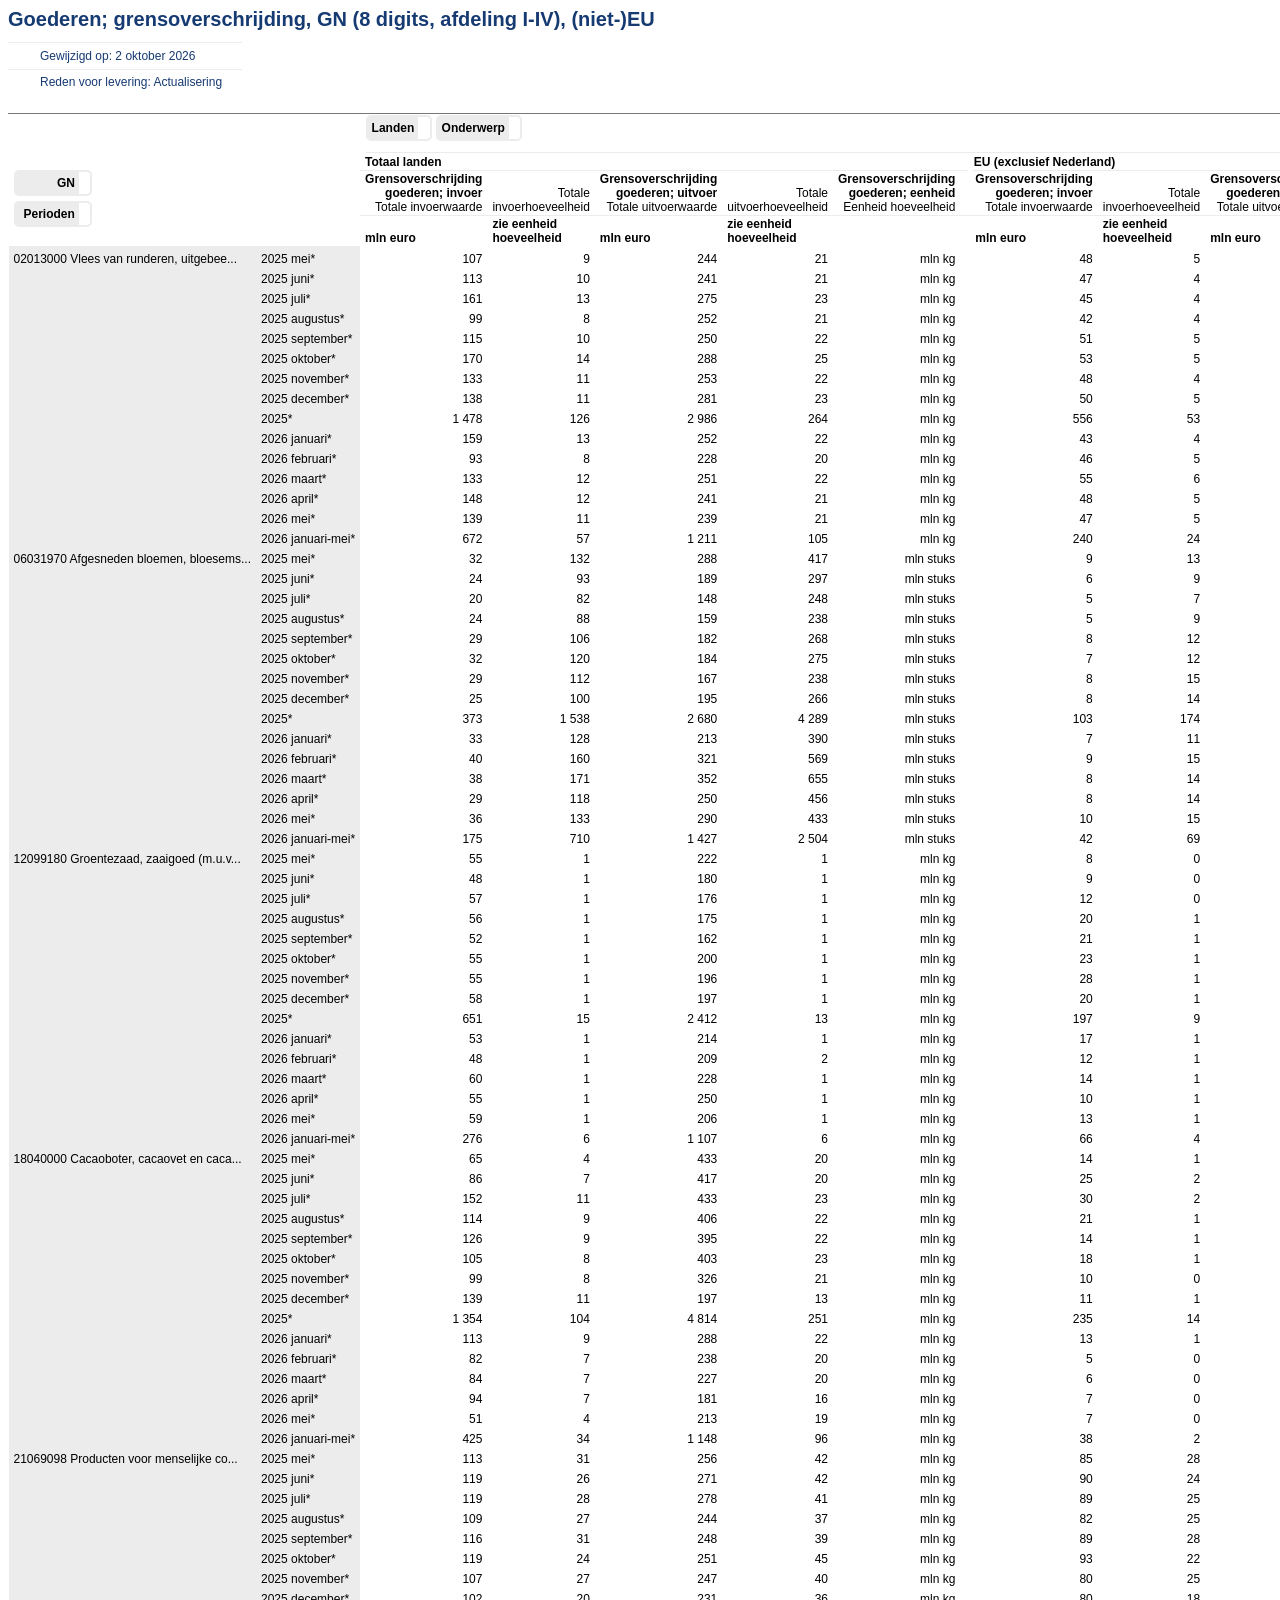
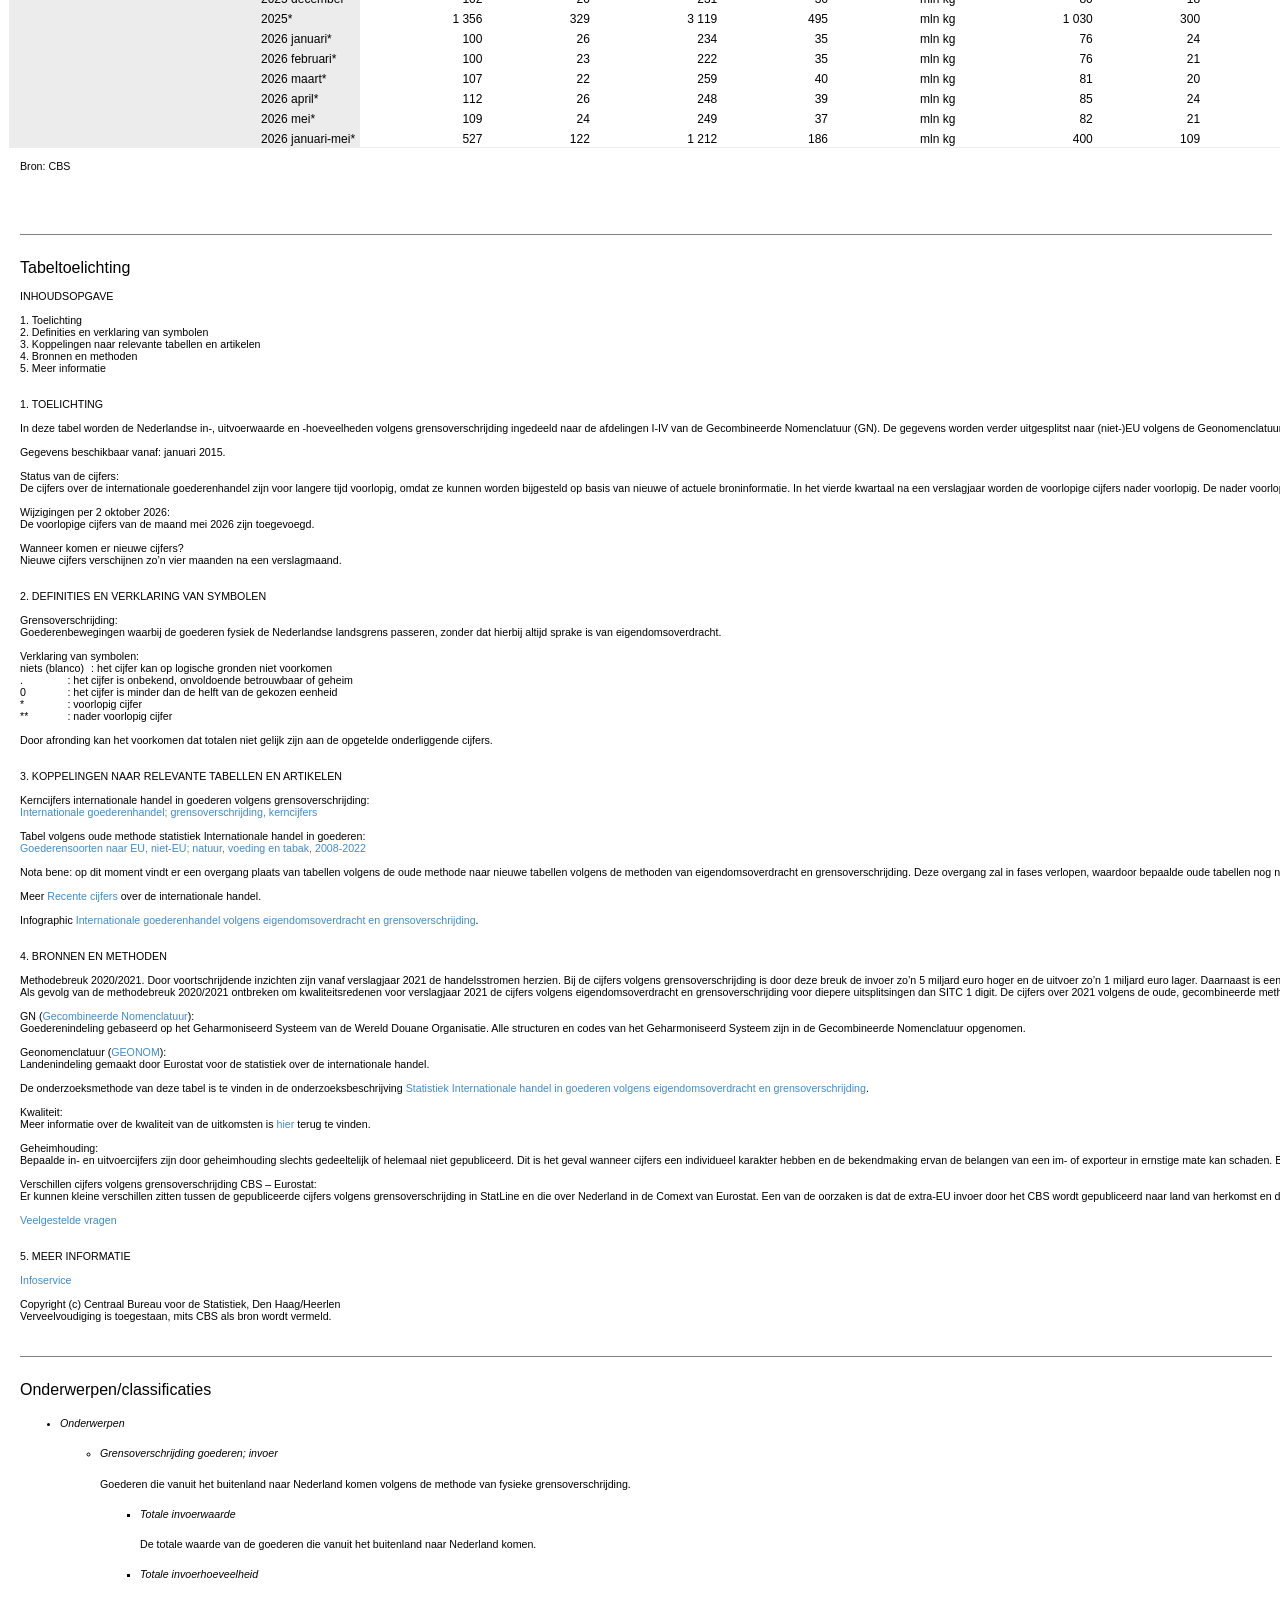
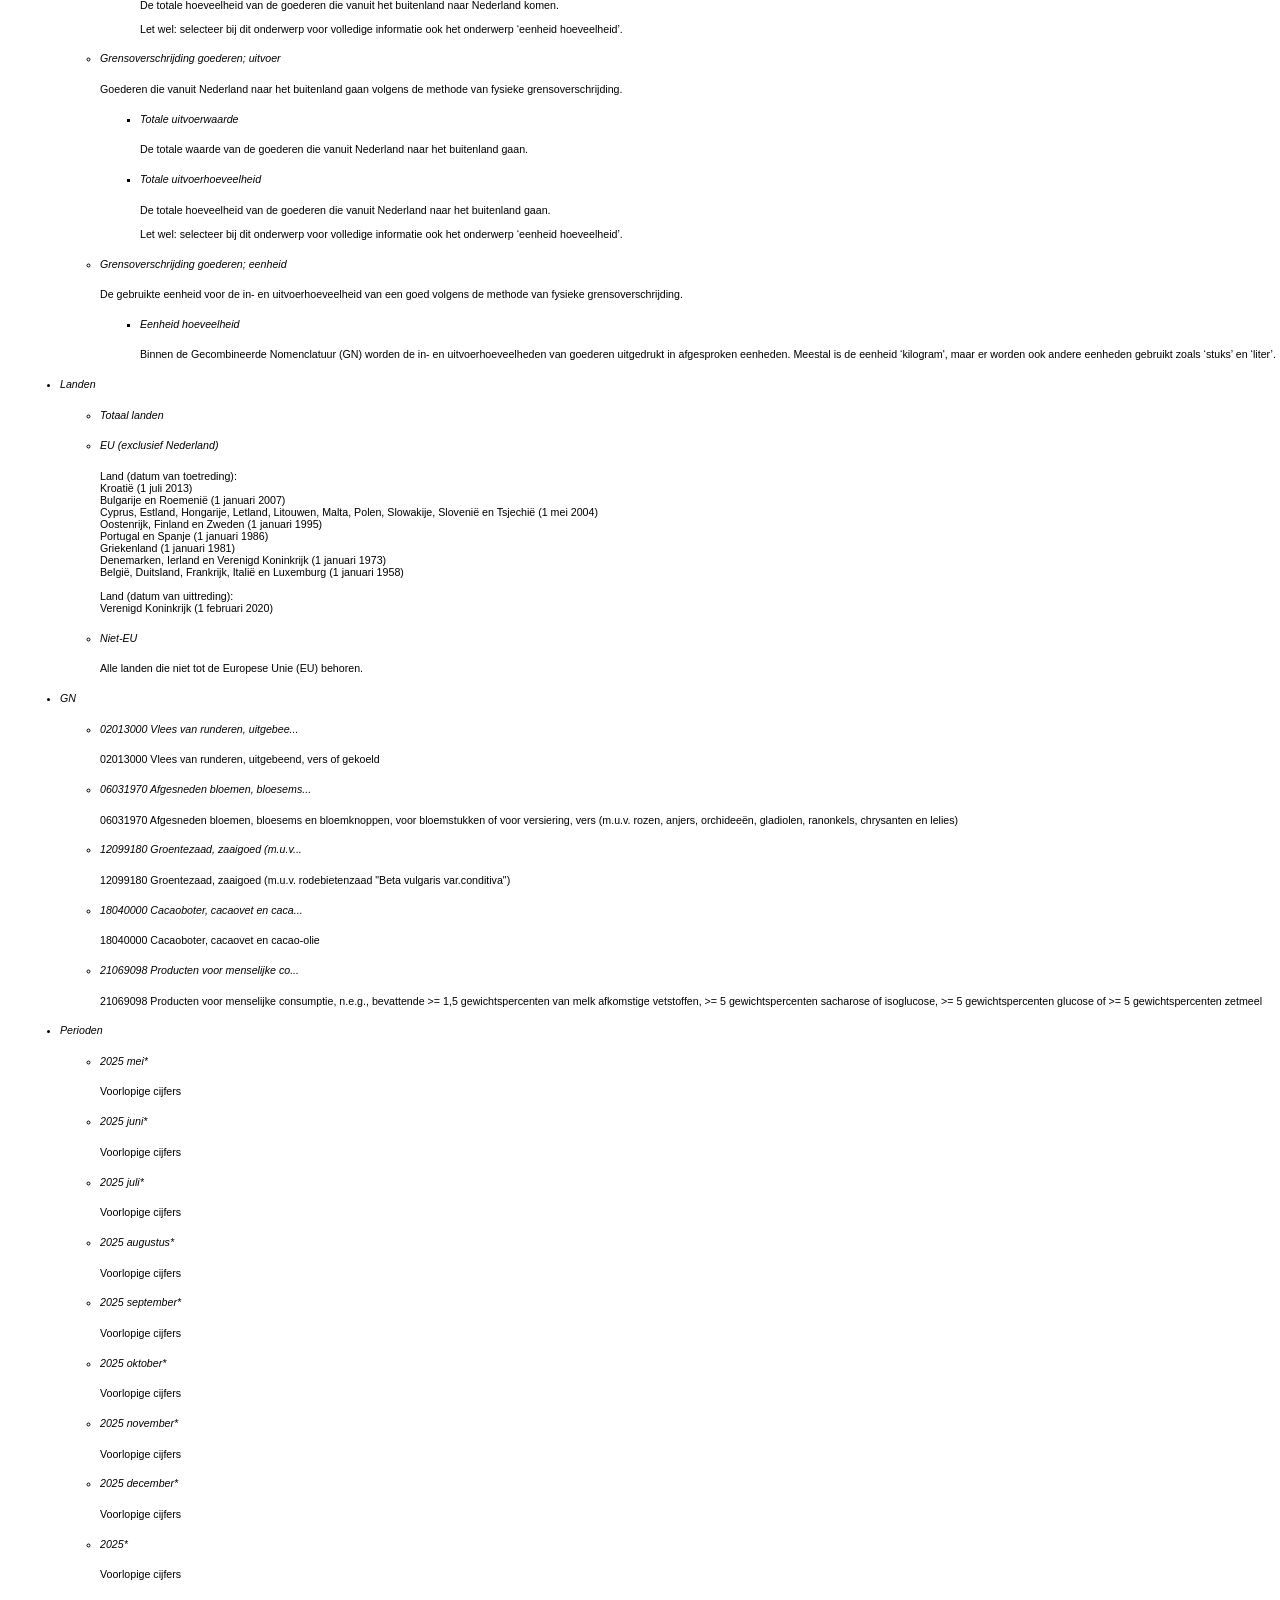
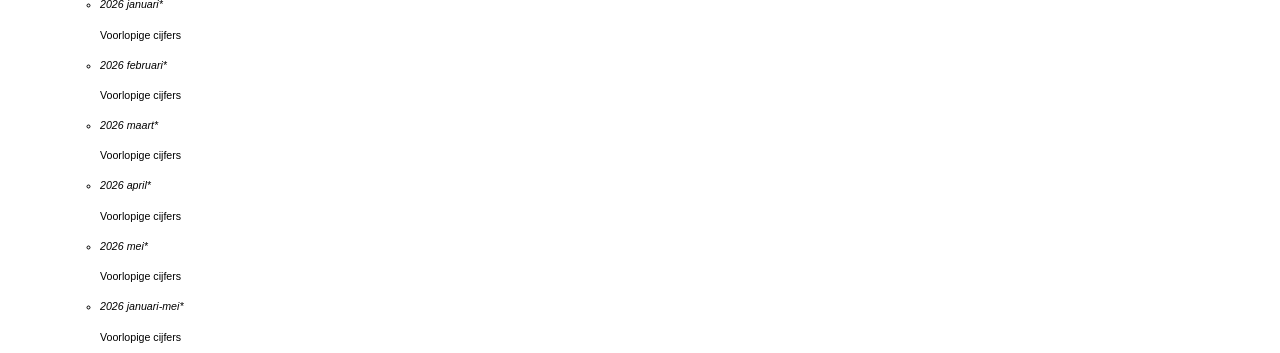
<file: data/85430NED_html_20261028210803.html>
<html><head><meta charset="utf-8" /><title>Tabel export: Goederen; grensoverschrijding, GN (8 digits, afdeling I-IV), (niet-)EU</title></head><body><div class="subtitle-container" ng-attr-data-printprefixtitle="{{ 'dictionary.Title' | translate }}" data-printprefixtitle="Titel">
            <h1 class="title ng-binding">Goederen; grensoverschrijding, GN (8 digits, afdeling I-IV), (niet-)EU</h1>
            <div class="modifiedDate-container">
                <h5 class="modifiedDate ng-binding">Gewijzigd op: 2 oktober 2026 <br> Reden voor levering: Actualisering</h5>
            </div>
        </div><style type="text/css">h1, h2, h3, h4, h5, h6, .h1, .h2, .h3, .h4, .h5, .h6 { font-family: "Helvetica Neue",Helvetica,Arial,sans-serif; font-weight: 500; line-height: 1.1; } a:hover, a:focus { color: #2A6496; text-decoration: underline; } a:active, a:hover { outline: 0px none; } a { color: #428BCA; text-decoration: none; } /*@-ms-viewport {width:auto!important} http://windowssecrets.com/forums/showthread.php/168281-Disappearing-scrollbar-in-IE11 */
/*  TODO: Download.less maken voor styling in downloads, onderstaande h1 daarheen verplaatsen */
.title {
  font-family: "Akko Regular W01", Helvetica, Arial, sans-serif;
  font-size: 20px;
  font-weight: 700;
  color: #163a72;
}
#pivotTableOutput {
  margin: 150px 20px 20px 20px;
}
#pivotTableInfo {
  display: none;
}
#pivotTableInfo.bordered {
  display: block;
  background-color: #d1ecf1;
  border: 1px solid #0c5460;
  margin-top: 10px;
  color: #0c5460;
}
#pivotTableInfo.bordered .btn-small {
  color: #0c5460;
  border: none;
  margin: 10px 10px 0 0;
  cursor: pointer;
}
#pivotTableInfo #pivotInfoText {
  font-family: "Akko Regular W01", Helvetica, Arial, sans-serif;
  padding-left: 10px;
}
.pivotTableInfo {
  display: none;
}
.pivotTableInfo.bordered {
  display: block;
  background-color: #d1ecf1;
  border: 1px solid #0c5460;
  margin-top: 10px;
  color: #0c5460;
}
.pivotTableInfo.bordered .btn-small {
  color: #0c5460;
  border: none;
  margin: 10px 10px 0 0;
  cursor: pointer;
}
.pivotTableInfo .pivotInfoText {
  font-family: "Akko Regular W01", Helvetica, Arial, sans-serif;
  padding-left: 10px;
}
.pivotTableWarning {
  display: none;
}
.pivotTableWarning.bordered {
  display: block;
  background-color: #fff3cd;
  border: 1px solid #856404;
  margin: 10px 0;
  color: #856404;
}
.pivotTableWarning.bordered .btn-small {
  color: #856404;
  border: none;
  margin: 10px 10px 0 0;
  cursor: pointer;
}
.pivotTableWarning h3 {
  margin-top: 15px;
  color: #856404;
}
.pivotTableWarning .pivotWarningText {
  font-family: "Akko Regular W01", Helvetica, Arial, sans-serif;
  padding-left: 10px;
}
#pivotTablePanel {
  border: 0;
  margin-bottom: 0;
}
#pivotTablePanel .tooltip-arrow {
  border-top-color: #163a72;
  border-bottom-color: #163a72;
}
#pivotTablePanel .tooltip-inner {
  white-space: normal;
  background-color: #163a72;
  padding: 8px;
  color: #fff;
  font-family: "Akko Regular W01", Helvetica, Arial, sans-serif;
  font-size: 100%;
  text-align: left;
}
div .maincontent #pivotTableOutput {
  margin: -10px 3px 0 0;
  padding-top: 10px;
}
.pvtUi {
  color: #000;
}
.pvtAttr {
  font-weight: bold;
}
table.pvtTable {
  font-size: 12px;
  text-align: left;
  border-collapse: collapse;
}
table.pvtTable thead th {
  border-bottom: 1px solid #ececec;
}
table.pvtTable thead th.pvtContainer {
  border-bottom: none;
}
table.pvtTable th.lastcol {
  padding-right: 15px;
}
table.pvtTable th.pvtUpperLeftCorner {
  border: 1px solid #fff;
}
table.pvtTable td.lastcol {
  padding-right: 15px;
}
table.pvtTable tbody tr.first th {
  border-top: 1px solid #ececec;
  margin-top: 5px;
}
table.pvtTable tr th {
  background-color: #fff;
  font-size: 12px;
  padding-left: 5px;
  padding-right: 5px;
  font-weight: normal;
}
table.pvtTable tr th.pvtColLabelUnit {
  background-color: #fff;
  font-weight: bold;
  vertical-align: bottom;
  border-bottom: none;
}
table.pvtTable tr th.spacer {
  background-color: inherit;
  border-bottom: 1px solid #777777;
}
table.pvtTable tr td {
  color: #000;
  padding-left: 5px;
  padding-right: 5px;
  vertical-align: bottom;
  text-align: right;
  white-space: nowrap;
}
table.pvtTable tr.last td,
table.pvtTable tr.last th {
  border-bottom: 1px solid #ececec;
}
table.pvtTable tr.first .pvtRowLabel.topics {
  border-top: 1px solid #ececec;
}
table.pvtTable .pvtContainer div.topic {
  margin-left: 0;
  font-weight: normal;
}
table.pvtTable .pvtContainer div.topicgroup {
  margin-left: 0;
  font-weight: normal;
}
table.pvtTable .pvtContainer > div .topic {
  font-weight: normal;
}
table.pvtTable .pvtContainer .pvtAttrSingle > div .topic {
  margin-left: 0;
  margin-top: 0;
}
table.pvtTable .pvtContainer .pvtAttrSingle > div .topicgroup {
  margin-left: 0;
  margin-top: 0;
  font-weight: bold;
}
table.pvtTable .pvtContainer .pvtAttrSingle > div .topicgroup > div.topic {
  margin-left: 0;
  margin-top: 0;
}
table.pvtTable .pvtContainer .pvtAttrSingle > div .topicgroup > div.topicgroup {
  margin-left: 0;
  margin-top: 0;
}
table.pvtTable .pvtRowLabel {
  background-color: #ececec;
  text-align: left;
  vertical-align: top;
  white-space: nowrap;
}
table.pvtTable .pvtRowLabel div.topic {
  margin-left: 12px;
  font-weight: normal;
}
table.pvtTable .pvtRowLabel div.topicgroup {
  margin-left: 12px;
  font-weight: normal;
}
table.pvtTable .pvtRowLabel > div.topic {
  margin-left: 0;
  margin-top: 0;
  font-weight: normal;
  padding-top: 5px;
}
table.pvtTable .pvtRowLabel > div.topicgroup {
  margin-left: 0;
  margin-top: 0;
  font-weight: bold;
}
table.pvtTable .pvtRowLabel > div.topicgroup > div.topic {
  margin-left: 0;
  margin-top: 0;
}
table.pvtTable .pvtRowLabel > div.topicgroup > div.topicgroup {
  margin-left: 0;
  margin-top: 0;
}
table.pvtTable .pvtRowLabel.topics {
  border-bottom-style: none;
  border-top-style: none;
}
table.pvtTable .pvtRowLabel.notopics {
  padding-top: 5px;
}
table.pvtTable .pvtRowLabel.last {
  border-bottom: 1px solid #ececec;
}
table.pvtTable .pvtRowLabel .topicgroup.start {
  padding-top: 5px;
}
table.pvtTable .pvtColLabel {
  border-bottom: 1px solid #ececec;
  text-align: left;
  vertical-align: bottom;
}
table.pvtTable .pvtColLabel div.topic {
  margin-left: 12px;
  font-weight: normal;
}
table.pvtTable .pvtColLabel div.topicgroup {
  margin-left: 12px;
  font-weight: normal;
}
table.pvtTable .pvtColLabel > div.topic {
  margin-left: 0;
  margin-top: 0;
  font-weight: normal;
}
table.pvtTable .pvtColLabel > div.topicgroup {
  margin-left: 0;
  margin-top: 0;
  font-weight: bold;
}
table.pvtTable .pvtColLabel > div.topicgroup > div.topic {
  margin-left: 0;
  margin-top: 0;
}
table.pvtTable .pvtColLabel > div.topicgroup > div.topicgroup {
  margin-left: 0;
  margin-top: 0;
}
table.pvtTable .pvtColLabel.toprow {
  font-weight: bold;
  border-right: 5px solid #fff;
  padding-left: 1px;
}
table.pvtTable .pvtColLabel.toprow > div.topic {
  font-weight: bold;
  border-right: 5px solid #fff;
  padding-left: 1px;
}
table.pvtTable .pvtColLabel.toprow:nth-child(2) {
  padding-left: 5px;
}
table.pvtTable .pvtColLabel.bottomrow {
  text-align: right;
}
.pvtAggregator {
  margin-bottom: 5px ;
}
.pvtRendererAxisContainer {
  border: 0 none;
  margin: 0;
  padding: 0;
}
.pvtRendererAxisContainer li {
  display: inline-block;
  list-style-type: none;
  background-color: #fff;
  padding: 0;
  border: 2px solid #ececec;
  -webkit-border-radius: 5px;
  -moz-border-radius: 5px;
  border-radius: 5px;
}
.pvtRendererAxisContainer li > span {
  display: table-cell;
  vertical-align: top;
}
.pvtRendererAxisContainer li .pvtAttr {
  text-align: right;
  -webkit-user-select: none;
  /* Chrome all / Safari all */
  -moz-user-select: none;
  /* Firefox all */
  -ms-user-select: none;
  /* IE 10+ */
  user-select: none;
  background-color: #ececec;
  padding: 4px;
  white-space: nowrap;
  cursor: move;
  margin: 0;
}
.pvtRendererAxisContainer li .ui-draggable-dragging {
  max-height: 30px;
  border: 2px solid #0581a2;
  border-top-left-radius: 5px;
  border-bottom-left-radius: 5px;
}
.pvtRendererAxisContainer li .pvtAttrSingle {
  padding-left: 4px;
  padding-top: 4px;
  -webkit-user-select: none;
  /* Chrome all / Safari all */
  -moz-user-select: none;
  /* Firefox all */
  -ms-user-select: none;
  /* IE 10+ */
  user-select: none;
  white-space: nowrap;
  cursor: default;
}
.pvtRendererAxisContainer li .pvtAttrEditHandle {
  background-color: #fff;
  white-space: nowrap;
  vertical-align: middle;
  font-family: FontAwesome;
  font-weight: normal;
  font-size: 10pt;
  cursor: pointer;
  padding: 0 4px 0 4px;
}
.pvtRendererAxisContainer li.dragging {
  opacity: 0.5;
}
.pvtRendererAxisContainer li.ignore {
  min-width: 60px;
  border-color: #fff;
  cursor: default;
}
.pvtRendererAxisContainer li.ui-state-highlight {
  background-color: transparent;
  -webkit-border-radius: 5px;
  padding: 6px 3px 3px 3px;
  -moz-border-radius: 5px;
  border-radius: 5px;
  border: 2px dotted #0581a2;
  min-width: 60px;
}
.pvtRendererAxisContainer li.drop-hover {
  background-color: #fff;
  border: 2px solid #0581a2;
  padding: 6px 3px 3px 3px;
  min-width: 60px;
}
.pvtRendererAxisContainer li.sortable-chosen span .pvtAttrSingle {
  display: none;
}
.pvtRendererAxisContainer li.pvtPlaceholder {
  -webkit-border-radius: 5px;
  padding: 3px 3px;
  -moz-border-radius: 5px;
  border-radius: 5px;
  border: 1px dashed #000;
}
.pvtRendererAxisContainer.vals li.ignore {
  padding: 0;
}
.pvtHorizList {
  display: -webkit-inline-box;
  display: -ms-inline-flexbox;
  display: inline-flex;
  -webkit-flex-direction: row;
  -ms-flex-direction: row;
  flex-direction: row;
  -webkit-flex-wrap: nowrap;
  -ms-flex-wrap: nowrap;
  flex-wrap: nowrap;
}
.pvtHorizList li {
  margin-right: 4px;
  margin-bottom: 5px;
}
.pvtContainer div.bottomborder {
  margin-top: 6px;
  border-bottom: 1px solid #ececec;
}
.pvtVertList {
  display: -webkit-inline-box;
  display: -ms-inline-flexbox;
  display: inline-flex;
  -webkit-flex-direction: column;
  -ms-flex-direction: column;
  flex-direction: column;
  -webkit-flex-wrap: nowrap;
  -ms-flex-wrap: nowrap;
  flex-wrap: nowrap;
}
.pvtVertList li {
  margin-top: 5px;
}
.pvtVals {
  border: 0 none;
  margin: 0;
  padding: 0;
}
.pvtAxisContainer li.ignore {
  min-width: 60px;
  border-color: #fff;
  cursor: default;
}
.pvtAxisContainer li.pvtPlaceholder {
  -webkit-border-radius: 5px;
  padding: 3px 3px;
  -moz-border-radius: 5px;
  border-radius: 5px;
  border: 1px dashed #000;
}
li.sortable-chosen span.pvtAttrEditHandle {
  display: none;
}
td.pvtRendererAxisContainer.pvtRows,
td.pvtAxisContainer.pvtRows {
  vertical-align: top;
}
.pvtTriangle {
  cursor: pointer;
  color: grey;
}
.pvtFilteredAttribute {
  font-style: italic;
}
.pvtFilterBox {
  z-index: 100;
  width: 280px;
  border: 1px solid #777777;
  background-color: #fff;
  position: absolute;
  padding: 20px;
  text-align: center;
}
.pvtFilterBox h4 {
  margin: 0;
}
.pvtFilterBox p {
  margin: 1em auto;
}
.pvtFilterBox label {
  font-weight: normal;
}
.pvtFilterBox input[type='checkbox'] {
  margin-right: 5px;
}
.pvtCheckContainer {
  text-align: left;
  overflow: scroll;
  max-height: 200px;
}
.pvtCheckContainer p {
  margin: 5px;
}
.pvtRendererArea {
  padding: 5px;
}
.pvtRenderer {
  display: none;
}
#bron {
  padding: 4px 0 0 5px;
}
@media (max-width: 767px) {
  #bron {
    padding-left: 2px;
  }
  table.pvtTable {
    margin-left: 12px;
  }
  div.maincontent #pivotTableOutput {
    margin: -10px 0 0 -15px;
  }
}
body { font-family: Arial, sans-serif; } .subtitle { padding: 12px 20px 12px 32px; color: #163a72; font-size: 16px; width: auto; margin: 0; } @media(min-width: 992px) { .subtitle { border-radius: 0 8px 8px 0; width: auto; display: inline-block; }} span.pvtAttrEditHandle, .pvtRendererAxisContainer li, .pvtAxisContainer li { cursor: inherit; } .source { padding: 12px ; font-size: 8pt; font-family: Arial, sans-serif; } span.pvtAttrEditHandle { visibility: hidden; display:none; } .pvtVertList { text-align:left;} th { text-align: left;} .modifiedDate { padding: 0px 20px 0px 32px; background-color: white; color: #163a72; font-size: 12px; border-left: none; border-right: none; width: auto; display: block; margin: 0; height: 26px; line-height: 26px; } @media(max-width: 767px) { .modifiedDate { padding: 0px 20px 0px 32px; background-color: white; color: #163a72; font-size: 12px; border: 1px solid #ececec; border-left: none; border-right: none; margin: 0; width: auto; display: block; line-height: 26px; }} @media(min-width: 992px) { .modifiedDate { padding: 0px 20px 0px 32px; background-color: white; color: #163a72; font-size: 12px; border: 1px solid #ececec; border-left: none; border-right: none; width: auto; display: inline-block; margin: 0; line-height: 26px; }} .modifiedDate-container { margin-bottom: 30px; margin-top: -1px; } .alert-info { color: #3a87ad; background-color: #d9edf7; border-color: #bce8f1; }.alert { padding: 15px; margin-bottom: 20px; border: 1px solid transparent; border-radius: 4px; font-size: 12px; }h5.onderwerp { font-size: 8pt; font-style: italic; font-weight: normal; } pre { font-family: inherit; font-weight: normal; word-break: inherit; word-wrap: inherit; }</style><table class="pvtTable" data-numrows="75" data-numcols="15"><thead><tr><th class="pvtContainer" rowspan="1" colspan="18"><ul class="pvtRendererAxisContainer pvtVertList vals clearfix"><li class="ignore"></li></ul></th></tr><tr><th class="spacer" rowspan="1" colspan="18"></th></tr><tr><th class="pvtUpperLeftCorner" colspan="3" rowspan="1"></th><th class="pvtContainer" colspan="15" rowspan="1"><ul class="pvtRendererAxisContainer pvtHorizList cols clearfix"><li class="axis_0"><span class="pvtAttr ui-draggable ui-draggable-handle">Landen</span><span class="pvtAttrEditHandle">&nbsp;</span></li><li class="axis_1"><span class="pvtAttr ui-draggable ui-draggable-handle">Onderwerp</span><span class="pvtAttrEditHandle">&nbsp;</span></li><li class="ignore"></li></ul><div class="bottomborder"></div></th></tr><tr><th class="pvtContainer left" colspan="3" rowspan="3"><ul class="pvtRendererAxisContainer pvtVertList rows clearfix"><li class="axis_2"><span class="pvtAttr ui-draggable ui-draggable-handle" style="width: 55.3906px;">GN</span><span class="pvtAttrEditHandle">&nbsp;</span></li><li class="axis_3"><span class="pvtAttr ui-draggable ui-draggable-handle" style="width: 55.3906px;">Perioden</span><span class="pvtAttrEditHandle">&nbsp;</span></li><li class="ignore"></li></ul></th><th class="pvtColLabel toprow" colspan="5"><div data-placement="auto" data-original-title="" title="">Totaal landen</div></th><th class="pvtColLabel toprow" colspan="5"><div title="" data-placement="auto" data-original-title="Land (datum van toetreding):&lt;br /&gt;Kroatië (1 juli 2013)&lt;br /&gt;Bulgarije en Roemenië (1 januari 2007)&lt;br /&gt;Cyprus, Estland, Hongarije, Letland, Litouwen, Malta, Polen, Slowakije, Slovenië en Tsjechië (1 mei 2004)&lt;br /&gt;Oostenrijk, Finland en Zweden (1 januari 1995)&lt;br /&gt;Portugal en Spanje (1 januari 1986)&lt;br /&gt;Griekenland (1 januari 1981)&lt;br /&gt;Denemarken, Ierland en Verenigd Koninkrijk (1 januari 1973)&lt;br /&gt;België, Duitsland, Frankrijk, Italië en Luxemburg (1 januari 1958)&lt;br /&gt;&lt;br /&gt;Land (datum...&lt;br /&gt;&lt;br /&gt;&lt;i&gt;Klik i knop voor volledige info&lt;/i&gt;">EU (exclusief Nederland)</div></th><th class="pvtColLabel toprow lastcol" colspan="5"><div title="" data-placement="auto" data-original-title="Alle landen die niet tot de Europese Unie (EU) behoren.">Niet-EU</div></th></tr><tr><th class="pvtColLabel bottomrow" colspan="1"><div class="topicgroup start" data-original-title="" title=""><div title="" data-placement="auto" data-original-title="Goederen die vanuit het buitenland naar Nederland komen volgens de methode van fysieke grensoverschrijding.">Grensoverschrijding goederen; invoer</div><div class="topic" data-key="TotaleInvoerwaarde_1" title="" data-placement="auto" data-original-title="De totale waarde van de goederen die vanuit het buitenland naar Nederland komen.">Totale invoerwaarde</div></div></th><th class="pvtColLabel bottomrow" colspan="1"><div class="topicgroup" data-original-title="" title=""><div class="topic" data-key="TotaleInvoerhoeveelheid_2" title="" data-placement="auto" data-original-title="De totale hoeveelheid van de goederen die vanuit het buitenland naar Nederland komen.&lt;br /&gt;&lt;br /&gt;Let wel: selecteer bij dit onderwerp voor volledige informatie ook het onderwerp ‘eenheid hoeveelheid’.&lt;br /&gt;">Totale invoerhoeveelheid</div></div></th><th class="pvtColLabel bottomrow" colspan="1"><div class="topicgroup start" data-original-title="" title=""><div title="" data-placement="auto" data-original-title="Goederen die vanuit Nederland naar het buitenland gaan volgens de methode van fysieke grensoverschrijding.">Grensoverschrijding goederen; uitvoer</div><div class="topic" data-key="TotaleUitvoerwaarde_3" title="" data-placement="auto" data-original-title="De totale waarde van de goederen die vanuit Nederland naar het buitenland gaan.">Totale uitvoerwaarde</div></div></th><th class="pvtColLabel bottomrow" colspan="1"><div class="topicgroup" data-original-title="" title=""><div class="topic" data-key="TotaleUitvoerhoeveelheid_4" title="" data-placement="auto" data-original-title="De totale hoeveelheid van de goederen die vanuit Nederland naar het buitenland gaan.&lt;br /&gt;&lt;br /&gt;Let wel: selecteer bij dit onderwerp voor volledige informatie ook het onderwerp ‘eenheid hoeveelheid’.">Totale uitvoerhoeveelheid</div></div></th><th class="pvtColLabel bottomrow lastcol" colspan="1"><div class="topicgroup start" data-original-title="" title=""><div title="" data-placement="auto" data-original-title="De gebruikte eenheid voor de in- en uitvoerhoeveelheid van een goed volgens de methode van fysieke grensoverschrijding.">Grensoverschrijding goederen; eenheid</div><div class="topic" data-key="EenheidHoeveelheid_5" title="" data-placement="auto" data-original-title="Binnen de Gecombineerde Nomenclatuur (GN) worden de in- en uitvoerhoeveelheden van goederen uitgedrukt in afgesproken eenheden. Meestal is de eenheid ‘kilogram', maar er worden ook andere eenheden gebruikt zoals ‘stuks’ en ‘liter’.">Eenheid hoeveelheid</div></div></th><th class="pvtColLabel bottomrow" colspan="1"><div class="topicgroup start" data-original-title="" title=""><div title="" data-placement="auto" data-original-title="Goederen die vanuit het buitenland naar Nederland komen volgens de methode van fysieke grensoverschrijding.">Grensoverschrijding goederen; invoer</div><div class="topic" data-key="TotaleInvoerwaarde_1" title="" data-placement="auto" data-original-title="De totale waarde van de goederen die vanuit het buitenland naar Nederland komen.">Totale invoerwaarde</div></div></th><th class="pvtColLabel bottomrow" colspan="1"><div class="topicgroup" data-original-title="" title=""><div class="topic" data-key="TotaleInvoerhoeveelheid_2" title="" data-placement="auto" data-original-title="De totale hoeveelheid van de goederen die vanuit het buitenland naar Nederland komen.&lt;br /&gt;&lt;br /&gt;Let wel: selecteer bij dit onderwerp voor volledige informatie ook het onderwerp ‘eenheid hoeveelheid’.&lt;br /&gt;">Totale invoerhoeveelheid</div></div></th><th class="pvtColLabel bottomrow" colspan="1"><div class="topicgroup start" data-original-title="" title=""><div title="" data-placement="auto" data-original-title="Goederen die vanuit Nederland naar het buitenland gaan volgens de methode van fysieke grensoverschrijding.">Grensoverschrijding goederen; uitvoer</div><div class="topic" data-key="TotaleUitvoerwaarde_3" title="" data-placement="auto" data-original-title="De totale waarde van de goederen die vanuit Nederland naar het buitenland gaan.">Totale uitvoerwaarde</div></div></th><th class="pvtColLabel bottomrow" colspan="1"><div class="topicgroup" data-original-title="" title=""><div class="topic" data-key="TotaleUitvoerhoeveelheid_4" title="" data-placement="auto" data-original-title="De totale hoeveelheid van de goederen die vanuit Nederland naar het buitenland gaan.&lt;br /&gt;&lt;br /&gt;Let wel: selecteer bij dit onderwerp voor volledige informatie ook het onderwerp ‘eenheid hoeveelheid’.">Totale uitvoerhoeveelheid</div></div></th><th class="pvtColLabel bottomrow lastcol" colspan="1"><div class="topicgroup start" data-original-title="" title=""><div title="" data-placement="auto" data-original-title="De gebruikte eenheid voor de in- en uitvoerhoeveelheid van een goed volgens de methode van fysieke grensoverschrijding.">Grensoverschrijding goederen; eenheid</div><div class="topic" data-key="EenheidHoeveelheid_5" title="" data-placement="auto" data-original-title="Binnen de Gecombineerde Nomenclatuur (GN) worden de in- en uitvoerhoeveelheden van goederen uitgedrukt in afgesproken eenheden. Meestal is de eenheid ‘kilogram', maar er worden ook andere eenheden gebruikt zoals ‘stuks’ en ‘liter’.">Eenheid hoeveelheid</div></div></th><th class="pvtColLabel bottomrow" colspan="1"><div class="topicgroup start" data-original-title="" title=""><div title="" data-placement="auto" data-original-title="Goederen die vanuit het buitenland naar Nederland komen volgens de methode van fysieke grensoverschrijding.">Grensoverschrijding goederen; invoer</div><div class="topic" data-key="TotaleInvoerwaarde_1" title="" data-placement="auto" data-original-title="De totale waarde van de goederen die vanuit het buitenland naar Nederland komen.">Totale invoerwaarde</div></div></th><th class="pvtColLabel bottomrow" colspan="1"><div class="topicgroup" data-original-title="" title=""><div class="topic" data-key="TotaleInvoerhoeveelheid_2" title="" data-placement="auto" data-original-title="De totale hoeveelheid van de goederen die vanuit het buitenland naar Nederland komen.&lt;br /&gt;&lt;br /&gt;Let wel: selecteer bij dit onderwerp voor volledige informatie ook het onderwerp ‘eenheid hoeveelheid’.&lt;br /&gt;">Totale invoerhoeveelheid</div></div></th><th class="pvtColLabel bottomrow" colspan="1"><div class="topicgroup start" data-original-title="" title=""><div title="" data-placement="auto" data-original-title="Goederen die vanuit Nederland naar het buitenland gaan volgens de methode van fysieke grensoverschrijding.">Grensoverschrijding goederen; uitvoer</div><div class="topic" data-key="TotaleUitvoerwaarde_3" title="" data-placement="auto" data-original-title="De totale waarde van de goederen die vanuit Nederland naar het buitenland gaan.">Totale uitvoerwaarde</div></div></th><th class="pvtColLabel bottomrow" colspan="1"><div class="topicgroup" data-original-title="" title=""><div class="topic" data-key="TotaleUitvoerhoeveelheid_4" title="" data-placement="auto" data-original-title="De totale hoeveelheid van de goederen die vanuit Nederland naar het buitenland gaan.&lt;br /&gt;&lt;br /&gt;Let wel: selecteer bij dit onderwerp voor volledige informatie ook het onderwerp ‘eenheid hoeveelheid’.">Totale uitvoerhoeveelheid</div></div></th><th class="pvtColLabel bottomrow" colspan="1"><div class="topicgroup start" data-original-title="" title=""><div title="" data-placement="auto" data-original-title="De gebruikte eenheid voor de in- en uitvoerhoeveelheid van een goed volgens de methode van fysieke grensoverschrijding.">Grensoverschrijding goederen; eenheid</div><div class="topic" data-key="EenheidHoeveelheid_5" title="" data-placement="auto" data-original-title="Binnen de Gecombineerde Nomenclatuur (GN) worden de in- en uitvoerhoeveelheden van goederen uitgedrukt in afgesproken eenheden. Meestal is de eenheid ‘kilogram', maar er worden ook andere eenheden gebruikt zoals ‘stuks’ en ‘liter’.">Eenheid hoeveelheid</div></div></th></tr><tr><th class="pvtColLabelUnit" colspan="1">mln euro</th><th class="pvtColLabelUnit" colspan="1">zie eenheid hoeveelheid</th><th class="pvtColLabelUnit" colspan="1">mln euro</th><th class="pvtColLabelUnit" colspan="1">zie eenheid hoeveelheid</th><th class="pvtColLabelUnit" colspan="1"></th><th class="pvtColLabelUnit" colspan="1">mln euro</th><th class="pvtColLabelUnit" colspan="1">zie eenheid hoeveelheid</th><th class="pvtColLabelUnit" colspan="1">mln euro</th><th class="pvtColLabelUnit" colspan="1">zie eenheid hoeveelheid</th><th class="pvtColLabelUnit" colspan="1"></th><th class="pvtColLabelUnit" colspan="1">mln euro</th><th class="pvtColLabelUnit" colspan="1">zie eenheid hoeveelheid</th><th class="pvtColLabelUnit" colspan="1">mln euro</th><th class="pvtColLabelUnit" colspan="1">zie eenheid hoeveelheid</th><th class="pvtColLabelUnit" colspan="1"></th></tr></thead><tbody><tr class="first"><th class="pvtRowLabel notopics" rowspan="15"><div title="" data-placement="auto" data-original-title="02013000 Vlees van runderen, uitgebeend, vers of gekoeld">02013000 Vlees van runderen, uitgebee...</div></th><th class="pvtRowLabel notopics" rowspan="1" colspan="2"><div title="" data-placement="auto" data-original-title="Voorlopige cijfers">2025 mei*</div></th><td class="pvtVal row0 col0" data-value="107">107</td><td class="pvtVal row0 col1" data-value="9">9</td><td class="pvtVal row0 col2" data-value="244">244</td><td class="pvtVal row0 col3" data-value="21">21</td><td class="pvtVal row0 col4 lastcol" data-value="mln kg                   ">mln kg                   </td><td class="pvtVal row0 col5" data-value="48">48</td><td class="pvtVal row0 col6" data-value="5">5</td><td class="pvtVal row0 col7" data-value="239">239</td><td class="pvtVal row0 col8" data-value="21">21</td><td class="pvtVal row0 col9 lastcol" data-value="mln kg                   ">mln kg                   </td><td class="pvtVal row0 col10" data-value="59">59</td><td class="pvtVal row0 col11" data-value="5">5</td><td class="pvtVal row0 col12" data-value="5">5</td><td class="pvtVal row0 col13" data-value="0">0</td><td class="pvtVal row0 col14 last" data-value="mln kg                   ">mln kg                   </td></tr><tr class="odd"><th class="pvtRowLabel notopics" rowspan="1" colspan="2"><div title="" data-placement="auto" data-original-title="Voorlopige cijfers">2025 juni*</div></th><td class="pvtVal row1 col0" data-value="113">113</td><td class="pvtVal row1 col1" data-value="10">10</td><td class="pvtVal row1 col2" data-value="241">241</td><td class="pvtVal row1 col3" data-value="21">21</td><td class="pvtVal row1 col4 lastcol" data-value="mln kg                   ">mln kg                   </td><td class="pvtVal row1 col5" data-value="47">47</td><td class="pvtVal row1 col6" data-value="4">4</td><td class="pvtVal row1 col7" data-value="236">236</td><td class="pvtVal row1 col8" data-value="20">20</td><td class="pvtVal row1 col9 lastcol" data-value="mln kg                   ">mln kg                   </td><td class="pvtVal row1 col10" data-value="66">66</td><td class="pvtVal row1 col11" data-value="5">5</td><td class="pvtVal row1 col12" data-value="5">5</td><td class="pvtVal row1 col13" data-value="0">0</td><td class="pvtVal row1 col14 last" data-value="mln kg                   ">mln kg                   </td></tr><tr><th class="pvtRowLabel notopics" rowspan="1" colspan="2"><div title="" data-placement="auto" data-original-title="Voorlopige cijfers">2025 juli*</div></th><td class="pvtVal row2 col0" data-value="161">161</td><td class="pvtVal row2 col1" data-value="13">13</td><td class="pvtVal row2 col2" data-value="275">275</td><td class="pvtVal row2 col3" data-value="23">23</td><td class="pvtVal row2 col4 lastcol" data-value="mln kg                   ">mln kg                   </td><td class="pvtVal row2 col5" data-value="45">45</td><td class="pvtVal row2 col6" data-value="4">4</td><td class="pvtVal row2 col7" data-value="269">269</td><td class="pvtVal row2 col8" data-value="23">23</td><td class="pvtVal row2 col9 lastcol" data-value="mln kg                   ">mln kg                   </td><td class="pvtVal row2 col10" data-value="115">115</td><td class="pvtVal row2 col11" data-value="9">9</td><td class="pvtVal row2 col12" data-value="6">6</td><td class="pvtVal row2 col13" data-value="0">0</td><td class="pvtVal row2 col14 last" data-value="mln kg                   ">mln kg                   </td></tr><tr class="odd"><th class="pvtRowLabel notopics" rowspan="1" colspan="2"><div title="" data-placement="auto" data-original-title="Voorlopige cijfers">2025 augustus*</div></th><td class="pvtVal row3 col0" data-value="99">99</td><td class="pvtVal row3 col1" data-value="8">8</td><td class="pvtVal row3 col2" data-value="252">252</td><td class="pvtVal row3 col3" data-value="21">21</td><td class="pvtVal row3 col4 lastcol" data-value="mln kg                   ">mln kg                   </td><td class="pvtVal row3 col5" data-value="42">42</td><td class="pvtVal row3 col6" data-value="4">4</td><td class="pvtVal row3 col7" data-value="247">247</td><td class="pvtVal row3 col8" data-value="21">21</td><td class="pvtVal row3 col9 lastcol" data-value="mln kg                   ">mln kg                   </td><td class="pvtVal row3 col10" data-value="57">57</td><td class="pvtVal row3 col11" data-value="4">4</td><td class="pvtVal row3 col12" data-value="5">5</td><td class="pvtVal row3 col13" data-value="0">0</td><td class="pvtVal row3 col14 last" data-value="mln kg                   ">mln kg                   </td></tr><tr><th class="pvtRowLabel notopics" rowspan="1" colspan="2"><div title="" data-placement="auto" data-original-title="Voorlopige cijfers">2025 september*</div></th><td class="pvtVal row4 col0" data-value="115">115</td><td class="pvtVal row4 col1" data-value="10">10</td><td class="pvtVal row4 col2" data-value="250">250</td><td class="pvtVal row4 col3" data-value="22">22</td><td class="pvtVal row4 col4 lastcol" data-value="mln kg                   ">mln kg                   </td><td class="pvtVal row4 col5" data-value="51">51</td><td class="pvtVal row4 col6" data-value="5">5</td><td class="pvtVal row4 col7" data-value="245">245</td><td class="pvtVal row4 col8" data-value="21">21</td><td class="pvtVal row4 col9 lastcol" data-value="mln kg                   ">mln kg                   </td><td class="pvtVal row4 col10" data-value="64">64</td><td class="pvtVal row4 col11" data-value="5">5</td><td class="pvtVal row4 col12" data-value="6">6</td><td class="pvtVal row4 col13" data-value="0">0</td><td class="pvtVal row4 col14 last" data-value="mln kg                   ">mln kg                   </td></tr><tr class="odd"><th class="pvtRowLabel notopics" rowspan="1" colspan="2"><div title="" data-placement="auto" data-original-title="Voorlopige cijfers">2025 oktober*</div></th><td class="pvtVal row5 col0" data-value="170">170</td><td class="pvtVal row5 col1" data-value="14">14</td><td class="pvtVal row5 col2" data-value="288">288</td><td class="pvtVal row5 col3" data-value="25">25</td><td class="pvtVal row5 col4 lastcol" data-value="mln kg                   ">mln kg                   </td><td class="pvtVal row5 col5" data-value="53">53</td><td class="pvtVal row5 col6" data-value="5">5</td><td class="pvtVal row5 col7" data-value="282">282</td><td class="pvtVal row5 col8" data-value="25">25</td><td class="pvtVal row5 col9 lastcol" data-value="mln kg                   ">mln kg                   </td><td class="pvtVal row5 col10" data-value="117">117</td><td class="pvtVal row5 col11" data-value="9">9</td><td class="pvtVal row5 col12" data-value="6">6</td><td class="pvtVal row5 col13" data-value="0">0</td><td class="pvtVal row5 col14 last" data-value="mln kg                   ">mln kg                   </td></tr><tr><th class="pvtRowLabel notopics" rowspan="1" colspan="2"><div title="" data-placement="auto" data-original-title="Voorlopige cijfers">2025 november*</div></th><td class="pvtVal row6 col0" data-value="133">133</td><td class="pvtVal row6 col1" data-value="11">11</td><td class="pvtVal row6 col2" data-value="253">253</td><td class="pvtVal row6 col3" data-value="22">22</td><td class="pvtVal row6 col4 lastcol" data-value="mln kg                   ">mln kg                   </td><td class="pvtVal row6 col5" data-value="48">48</td><td class="pvtVal row6 col6" data-value="4">4</td><td class="pvtVal row6 col7" data-value="248">248</td><td class="pvtVal row6 col8" data-value="21">21</td><td class="pvtVal row6 col9 lastcol" data-value="mln kg                   ">mln kg                   </td><td class="pvtVal row6 col10" data-value="85">85</td><td class="pvtVal row6 col11" data-value="7">7</td><td class="pvtVal row6 col12" data-value="5">5</td><td class="pvtVal row6 col13" data-value="0">0</td><td class="pvtVal row6 col14 last" data-value="mln kg                   ">mln kg                   </td></tr><tr class="odd"><th class="pvtRowLabel notopics" rowspan="1" colspan="2"><div title="" data-placement="auto" data-original-title="Voorlopige cijfers">2025 december*</div></th><td class="pvtVal row7 col0" data-value="138">138</td><td class="pvtVal row7 col1" data-value="11">11</td><td class="pvtVal row7 col2" data-value="281">281</td><td class="pvtVal row7 col3" data-value="23">23</td><td class="pvtVal row7 col4 lastcol" data-value="mln kg                   ">mln kg                   </td><td class="pvtVal row7 col5" data-value="50">50</td><td class="pvtVal row7 col6" data-value="5">5</td><td class="pvtVal row7 col7" data-value="276">276</td><td class="pvtVal row7 col8" data-value="23">23</td><td class="pvtVal row7 col9 lastcol" data-value="mln kg                   ">mln kg                   </td><td class="pvtVal row7 col10" data-value="88">88</td><td class="pvtVal row7 col11" data-value="7">7</td><td class="pvtVal row7 col12" data-value="5">5</td><td class="pvtVal row7 col13" data-value="0">0</td><td class="pvtVal row7 col14 last" data-value="mln kg                   ">mln kg                   </td></tr><tr><th class="pvtRowLabel notopics" rowspan="1" colspan="2"><div title="" data-placement="auto" data-original-title="Voorlopige cijfers">2025*</div></th><td class="pvtVal row8 col0" data-value="1 478">1 478</td><td class="pvtVal row8 col1" data-value="126">126</td><td class="pvtVal row8 col2" data-value="2 986">2 986</td><td class="pvtVal row8 col3" data-value="264">264</td><td class="pvtVal row8 col4 lastcol" data-value="mln kg                   ">mln kg                   </td><td class="pvtVal row8 col5" data-value="556">556</td><td class="pvtVal row8 col6" data-value="53">53</td><td class="pvtVal row8 col7" data-value="2 923">2 923</td><td class="pvtVal row8 col8" data-value="258">258</td><td class="pvtVal row8 col9 lastcol" data-value="mln kg                   ">mln kg                   </td><td class="pvtVal row8 col10" data-value="921">921</td><td class="pvtVal row8 col11" data-value="73">73</td><td class="pvtVal row8 col12" data-value="63">63</td><td class="pvtVal row8 col13" data-value="5">5</td><td class="pvtVal row8 col14 last" data-value="mln kg                   ">mln kg                   </td></tr><tr class="odd"><th class="pvtRowLabel notopics" rowspan="1" colspan="2"><div title="" data-placement="auto" data-original-title="Voorlopige cijfers">2026 januari*</div></th><td class="pvtVal row9 col0" data-value="159">159</td><td class="pvtVal row9 col1" data-value="13">13</td><td class="pvtVal row9 col2" data-value="252">252</td><td class="pvtVal row9 col3" data-value="22">22</td><td class="pvtVal row9 col4 lastcol" data-value="mln kg                   ">mln kg                   </td><td class="pvtVal row9 col5" data-value="43">43</td><td class="pvtVal row9 col6" data-value="4">4</td><td class="pvtVal row9 col7" data-value="247">247</td><td class="pvtVal row9 col8" data-value="22">22</td><td class="pvtVal row9 col9 lastcol" data-value="mln kg                   ">mln kg                   </td><td class="pvtVal row9 col10" data-value="116">116</td><td class="pvtVal row9 col11" data-value="9">9</td><td class="pvtVal row9 col12" data-value="5">5</td><td class="pvtVal row9 col13" data-value="0">0</td><td class="pvtVal row9 col14 last" data-value="mln kg                   ">mln kg                   </td></tr><tr><th class="pvtRowLabel notopics" rowspan="1" colspan="2"><div title="" data-placement="auto" data-original-title="Voorlopige cijfers">2026 februari*</div></th><td class="pvtVal row10 col0" data-value="93">93</td><td class="pvtVal row10 col1" data-value="8">8</td><td class="pvtVal row10 col2" data-value="228">228</td><td class="pvtVal row10 col3" data-value="20">20</td><td class="pvtVal row10 col4 lastcol" data-value="mln kg                   ">mln kg                   </td><td class="pvtVal row10 col5" data-value="46">46</td><td class="pvtVal row10 col6" data-value="5">5</td><td class="pvtVal row10 col7" data-value="223">223</td><td class="pvtVal row10 col8" data-value="20">20</td><td class="pvtVal row10 col9 lastcol" data-value="mln kg                   ">mln kg                   </td><td class="pvtVal row10 col10" data-value="47">47</td><td class="pvtVal row10 col11" data-value="4">4</td><td class="pvtVal row10 col12" data-value="5">5</td><td class="pvtVal row10 col13" data-value="0">0</td><td class="pvtVal row10 col14 last" data-value="mln kg                   ">mln kg                   </td></tr><tr class="odd"><th class="pvtRowLabel notopics" rowspan="1" colspan="2"><div title="" data-placement="auto" data-original-title="Voorlopige cijfers">2026 maart*</div></th><td class="pvtVal row11 col0" data-value="133">133</td><td class="pvtVal row11 col1" data-value="12">12</td><td class="pvtVal row11 col2" data-value="251">251</td><td class="pvtVal row11 col3" data-value="22">22</td><td class="pvtVal row11 col4 lastcol" data-value="mln kg                   ">mln kg                   </td><td class="pvtVal row11 col5" data-value="55">55</td><td class="pvtVal row11 col6" data-value="6">6</td><td class="pvtVal row11 col7" data-value="245">245</td><td class="pvtVal row11 col8" data-value="21">21</td><td class="pvtVal row11 col9 lastcol" data-value="mln kg                   ">mln kg                   </td><td class="pvtVal row11 col10" data-value="78">78</td><td class="pvtVal row11 col11" data-value="6">6</td><td class="pvtVal row11 col12" data-value="6">6</td><td class="pvtVal row11 col13" data-value="0">0</td><td class="pvtVal row11 col14 last" data-value="mln kg                   ">mln kg                   </td></tr><tr><th class="pvtRowLabel notopics" rowspan="1" colspan="2"><div title="" data-placement="auto" data-original-title="Voorlopige cijfers">2026 april*</div></th><td class="pvtVal row12 col0" data-value="148">148</td><td class="pvtVal row12 col1" data-value="12">12</td><td class="pvtVal row12 col2" data-value="241">241</td><td class="pvtVal row12 col3" data-value="21">21</td><td class="pvtVal row12 col4 lastcol" data-value="mln kg                   ">mln kg                   </td><td class="pvtVal row12 col5" data-value="48">48</td><td class="pvtVal row12 col6" data-value="5">5</td><td class="pvtVal row12 col7" data-value="235">235</td><td class="pvtVal row12 col8" data-value="20">20</td><td class="pvtVal row12 col9 lastcol" data-value="mln kg                   ">mln kg                   </td><td class="pvtVal row12 col10" data-value="100">100</td><td class="pvtVal row12 col11" data-value="8">8</td><td class="pvtVal row12 col12" data-value="5">5</td><td class="pvtVal row12 col13" data-value="0">0</td><td class="pvtVal row12 col14 last" data-value="mln kg                   ">mln kg                   </td></tr><tr class="odd"><th class="pvtRowLabel notopics" rowspan="1" colspan="2"><div title="" data-placement="auto" data-original-title="Voorlopige cijfers">2026 mei*</div></th><td class="pvtVal row13 col0" data-value="139">139</td><td class="pvtVal row13 col1" data-value="11">11</td><td class="pvtVal row13 col2" data-value="239">239</td><td class="pvtVal row13 col3" data-value="21">21</td><td class="pvtVal row13 col4 lastcol" data-value="mln kg                   ">mln kg                   </td><td class="pvtVal row13 col5" data-value="47">47</td><td class="pvtVal row13 col6" data-value="5">5</td><td class="pvtVal row13 col7" data-value="233">233</td><td class="pvtVal row13 col8" data-value="20">20</td><td class="pvtVal row13 col9 lastcol" data-value="mln kg                   ">mln kg                   </td><td class="pvtVal row13 col10" data-value="92">92</td><td class="pvtVal row13 col11" data-value="7">7</td><td class="pvtVal row13 col12" data-value="5">5</td><td class="pvtVal row13 col13" data-value="0">0</td><td class="pvtVal row13 col14 last" data-value="mln kg                   ">mln kg                   </td></tr><tr><th class="pvtRowLabel notopics" rowspan="1" colspan="2"><div title="" data-placement="auto" data-original-title="Voorlopige cijfers">2026 januari-mei*</div></th><td class="pvtVal row14 col0" data-value="672">672</td><td class="pvtVal row14 col1" data-value="57">57</td><td class="pvtVal row14 col2" data-value="1 211">1 211</td><td class="pvtVal row14 col3" data-value="105">105</td><td class="pvtVal row14 col4 lastcol" data-value="mln kg                   ">mln kg                   </td><td class="pvtVal row14 col5" data-value="240">240</td><td class="pvtVal row14 col6" data-value="24">24</td><td class="pvtVal row14 col7" data-value="1 184">1 184</td><td class="pvtVal row14 col8" data-value="103">103</td><td class="pvtVal row14 col9 lastcol" data-value="mln kg                   ">mln kg                   </td><td class="pvtVal row14 col10" data-value="432">432</td><td class="pvtVal row14 col11" data-value="33">33</td><td class="pvtVal row14 col12" data-value="27">27</td><td class="pvtVal row14 col13" data-value="2">2</td><td class="pvtVal row14 col14 last" data-value="mln kg                   ">mln kg                   </td></tr><tr class="odd"><th class="pvtRowLabel notopics" rowspan="15"><div title="" data-placement="auto" data-original-title="06031970 Afgesneden bloemen, bloesems en bloemknoppen, voor bloemstukken of voor versiering, vers (m.u.v. rozen, anjers, orchideeën, gladiolen, ranonkels, chrysanten en lelies)">06031970 Afgesneden bloemen, bloesems...</div></th><th class="pvtRowLabel notopics" rowspan="1" colspan="2"><div title="" data-placement="auto" data-original-title="Voorlopige cijfers">2025 mei*</div></th><td class="pvtVal row15 col0" data-value="32">32</td><td class="pvtVal row15 col1" data-value="132">132</td><td class="pvtVal row15 col2" data-value="288">288</td><td class="pvtVal row15 col3" data-value="417">417</td><td class="pvtVal row15 col4 lastcol" data-value="mln stuks                ">mln stuks                </td><td class="pvtVal row15 col5" data-value="9">9</td><td class="pvtVal row15 col6" data-value="13">13</td><td class="pvtVal row15 col7" data-value="201">201</td><td class="pvtVal row15 col8" data-value="282">282</td><td class="pvtVal row15 col9 lastcol" data-value="mln stuks                ">mln stuks                </td><td class="pvtVal row15 col10" data-value="23">23</td><td class="pvtVal row15 col11" data-value="119">119</td><td class="pvtVal row15 col12" data-value="87">87</td><td class="pvtVal row15 col13" data-value="134">134</td><td class="pvtVal row15 col14 last" data-value="mln stuks                ">mln stuks                </td></tr><tr><th class="pvtRowLabel notopics" rowspan="1" colspan="2"><div title="" data-placement="auto" data-original-title="Voorlopige cijfers">2025 juni*</div></th><td class="pvtVal row16 col0" data-value="24">24</td><td class="pvtVal row16 col1" data-value="93">93</td><td class="pvtVal row16 col2" data-value="189">189</td><td class="pvtVal row16 col3" data-value="297">297</td><td class="pvtVal row16 col4 lastcol" data-value="mln stuks                ">mln stuks                </td><td class="pvtVal row16 col5" data-value="6">6</td><td class="pvtVal row16 col6" data-value="9">9</td><td class="pvtVal row16 col7" data-value="131">131</td><td class="pvtVal row16 col8" data-value="207">207</td><td class="pvtVal row16 col9 lastcol" data-value="mln stuks                ">mln stuks                </td><td class="pvtVal row16 col10" data-value="18">18</td><td class="pvtVal row16 col11" data-value="84">84</td><td class="pvtVal row16 col12" data-value="58">58</td><td class="pvtVal row16 col13" data-value="89">89</td><td class="pvtVal row16 col14 last" data-value="mln stuks                ">mln stuks                </td></tr><tr class="odd"><th class="pvtRowLabel notopics" rowspan="1" colspan="2"><div title="" data-placement="auto" data-original-title="Voorlopige cijfers">2025 juli*</div></th><td class="pvtVal row17 col0" data-value="20">20</td><td class="pvtVal row17 col1" data-value="82">82</td><td class="pvtVal row17 col2" data-value="148">148</td><td class="pvtVal row17 col3" data-value="248">248</td><td class="pvtVal row17 col4 lastcol" data-value="mln stuks                ">mln stuks                </td><td class="pvtVal row17 col5" data-value="5">5</td><td class="pvtVal row17 col6" data-value="7">7</td><td class="pvtVal row17 col7" data-value="106">106</td><td class="pvtVal row17 col8" data-value="175">175</td><td class="pvtVal row17 col9 lastcol" data-value="mln stuks                ">mln stuks                </td><td class="pvtVal row17 col10" data-value="15">15</td><td class="pvtVal row17 col11" data-value="74">74</td><td class="pvtVal row17 col12" data-value="42">42</td><td class="pvtVal row17 col13" data-value="73">73</td><td class="pvtVal row17 col14 last" data-value="mln stuks                ">mln stuks                </td></tr><tr><th class="pvtRowLabel notopics" rowspan="1" colspan="2"><div title="" data-placement="auto" data-original-title="Voorlopige cijfers">2025 augustus*</div></th><td class="pvtVal row18 col0" data-value="24">24</td><td class="pvtVal row18 col1" data-value="88">88</td><td class="pvtVal row18 col2" data-value="159">159</td><td class="pvtVal row18 col3" data-value="238">238</td><td class="pvtVal row18 col4 lastcol" data-value="mln stuks                ">mln stuks                </td><td class="pvtVal row18 col5" data-value="5">5</td><td class="pvtVal row18 col6" data-value="9">9</td><td class="pvtVal row18 col7" data-value="114">114</td><td class="pvtVal row18 col8" data-value="166">166</td><td class="pvtVal row18 col9 lastcol" data-value="mln stuks                ">mln stuks                </td><td class="pvtVal row18 col10" data-value="19">19</td><td class="pvtVal row18 col11" data-value="80">80</td><td class="pvtVal row18 col12" data-value="45">45</td><td class="pvtVal row18 col13" data-value="72">72</td><td class="pvtVal row18 col14 last" data-value="mln stuks                ">mln stuks                </td></tr><tr class="odd"><th class="pvtRowLabel notopics" rowspan="1" colspan="2"><div title="" data-placement="auto" data-original-title="Voorlopige cijfers">2025 september*</div></th><td class="pvtVal row19 col0" data-value="29">29</td><td class="pvtVal row19 col1" data-value="106">106</td><td class="pvtVal row19 col2" data-value="182">182</td><td class="pvtVal row19 col3" data-value="268">268</td><td class="pvtVal row19 col4 lastcol" data-value="mln stuks                ">mln stuks                </td><td class="pvtVal row19 col5" data-value="8">8</td><td class="pvtVal row19 col6" data-value="12">12</td><td class="pvtVal row19 col7" data-value="134">134</td><td class="pvtVal row19 col8" data-value="196">196</td><td class="pvtVal row19 col9 lastcol" data-value="mln stuks                ">mln stuks                </td><td class="pvtVal row19 col10" data-value="22">22</td><td class="pvtVal row19 col11" data-value="94">94</td><td class="pvtVal row19 col12" data-value="48">48</td><td class="pvtVal row19 col13" data-value="72">72</td><td class="pvtVal row19 col14 last" data-value="mln stuks                ">mln stuks                </td></tr><tr><th class="pvtRowLabel notopics" rowspan="1" colspan="2"><div title="" data-placement="auto" data-original-title="Voorlopige cijfers">2025 oktober*</div></th><td class="pvtVal row20 col0" data-value="32">32</td><td class="pvtVal row20 col1" data-value="120">120</td><td class="pvtVal row20 col2" data-value="184">184</td><td class="pvtVal row20 col3" data-value="275">275</td><td class="pvtVal row20 col4 lastcol" data-value="mln stuks                ">mln stuks                </td><td class="pvtVal row20 col5" data-value="7">7</td><td class="pvtVal row20 col6" data-value="12">12</td><td class="pvtVal row20 col7" data-value="132">132</td><td class="pvtVal row20 col8" data-value="195">195</td><td class="pvtVal row20 col9 lastcol" data-value="mln stuks                ">mln stuks                </td><td class="pvtVal row20 col10" data-value="25">25</td><td class="pvtVal row20 col11" data-value="108">108</td><td class="pvtVal row20 col12" data-value="52">52</td><td class="pvtVal row20 col13" data-value="80">80</td><td class="pvtVal row20 col14 last" data-value="mln stuks                ">mln stuks                </td></tr><tr class="odd"><th class="pvtRowLabel notopics" rowspan="1" colspan="2"><div title="" data-placement="auto" data-original-title="Voorlopige cijfers">2025 november*</div></th><td class="pvtVal row21 col0" data-value="29">29</td><td class="pvtVal row21 col1" data-value="112">112</td><td class="pvtVal row21 col2" data-value="167">167</td><td class="pvtVal row21 col3" data-value="238">238</td><td class="pvtVal row21 col4 lastcol" data-value="mln stuks                ">mln stuks                </td><td class="pvtVal row21 col5" data-value="8">8</td><td class="pvtVal row21 col6" data-value="15">15</td><td class="pvtVal row21 col7" data-value="120">120</td><td class="pvtVal row21 col8" data-value="166">166</td><td class="pvtVal row21 col9 lastcol" data-value="mln stuks                ">mln stuks                </td><td class="pvtVal row21 col10" data-value="20">20</td><td class="pvtVal row21 col11" data-value="97">97</td><td class="pvtVal row21 col12" data-value="47">47</td><td class="pvtVal row21 col13" data-value="72">72</td><td class="pvtVal row21 col14 last" data-value="mln stuks                ">mln stuks                </td></tr><tr><th class="pvtRowLabel notopics" rowspan="1" colspan="2"><div title="" data-placement="auto" data-original-title="Voorlopige cijfers">2025 december*</div></th><td class="pvtVal row22 col0" data-value="25">25</td><td class="pvtVal row22 col1" data-value="100">100</td><td class="pvtVal row22 col2" data-value="195">195</td><td class="pvtVal row22 col3" data-value="266">266</td><td class="pvtVal row22 col4 lastcol" data-value="mln stuks                ">mln stuks                </td><td class="pvtVal row22 col5" data-value="8">8</td><td class="pvtVal row22 col6" data-value="14">14</td><td class="pvtVal row22 col7" data-value="142">142</td><td class="pvtVal row22 col8" data-value="186">186</td><td class="pvtVal row22 col9 lastcol" data-value="mln stuks                ">mln stuks                </td><td class="pvtVal row22 col10" data-value="17">17</td><td class="pvtVal row22 col11" data-value="87">87</td><td class="pvtVal row22 col12" data-value="53">53</td><td class="pvtVal row22 col13" data-value="80">80</td><td class="pvtVal row22 col14 last" data-value="mln stuks                ">mln stuks                </td></tr><tr class="odd"><th class="pvtRowLabel notopics" rowspan="1" colspan="2"><div title="" data-placement="auto" data-original-title="Voorlopige cijfers">2025*</div></th><td class="pvtVal row23 col0" data-value="373">373</td><td class="pvtVal row23 col1" data-value="1 538">1 538</td><td class="pvtVal row23 col2" data-value="2 680">2 680</td><td class="pvtVal row23 col3" data-value="4 289">4 289</td><td class="pvtVal row23 col4 lastcol" data-value="mln stuks                ">mln stuks                </td><td class="pvtVal row23 col5" data-value="103">103</td><td class="pvtVal row23 col6" data-value="174">174</td><td class="pvtVal row23 col7" data-value="1 890">1 890</td><td class="pvtVal row23 col8" data-value="2 939">2 939</td><td class="pvtVal row23 col9 lastcol" data-value="mln stuks                ">mln stuks                </td><td class="pvtVal row23 col10" data-value="270">270</td><td class="pvtVal row23 col11" data-value="1 364">1 364</td><td class="pvtVal row23 col12" data-value="790">790</td><td class="pvtVal row23 col13" data-value="1 350">1 350</td><td class="pvtVal row23 col14 last" data-value="mln stuks                ">mln stuks                </td></tr><tr><th class="pvtRowLabel notopics" rowspan="1" colspan="2"><div title="" data-placement="auto" data-original-title="Voorlopige cijfers">2026 januari*</div></th><td class="pvtVal row24 col0" data-value="33">33</td><td class="pvtVal row24 col1" data-value="128">128</td><td class="pvtVal row24 col2" data-value="213">213</td><td class="pvtVal row24 col3" data-value="390">390</td><td class="pvtVal row24 col4 lastcol" data-value="mln stuks                ">mln stuks                </td><td class="pvtVal row24 col5" data-value="7">7</td><td class="pvtVal row24 col6" data-value="11">11</td><td class="pvtVal row24 col7" data-value="154">154</td><td class="pvtVal row24 col8" data-value="278">278</td><td class="pvtVal row24 col9 lastcol" data-value="mln stuks                ">mln stuks                </td><td class="pvtVal row24 col10" data-value="26">26</td><td class="pvtVal row24 col11" data-value="117">117</td><td class="pvtVal row24 col12" data-value="59">59</td><td class="pvtVal row24 col13" data-value="112">112</td><td class="pvtVal row24 col14 last" data-value="mln stuks                ">mln stuks                </td></tr><tr class="odd"><th class="pvtRowLabel notopics" rowspan="1" colspan="2"><div title="" data-placement="auto" data-original-title="Voorlopige cijfers">2026 februari*</div></th><td class="pvtVal row25 col0" data-value="40">40</td><td class="pvtVal row25 col1" data-value="160">160</td><td class="pvtVal row25 col2" data-value="321">321</td><td class="pvtVal row25 col3" data-value="569">569</td><td class="pvtVal row25 col4 lastcol" data-value="mln stuks                ">mln stuks                </td><td class="pvtVal row25 col5" data-value="9">9</td><td class="pvtVal row25 col6" data-value="15">15</td><td class="pvtVal row25 col7" data-value="238">238</td><td class="pvtVal row25 col8" data-value="399">399</td><td class="pvtVal row25 col9 lastcol" data-value="mln stuks                ">mln stuks                </td><td class="pvtVal row25 col10" data-value="31">31</td><td class="pvtVal row25 col11" data-value="145">145</td><td class="pvtVal row25 col12" data-value="83">83</td><td class="pvtVal row25 col13" data-value="170">170</td><td class="pvtVal row25 col14 last" data-value="mln stuks                ">mln stuks                </td></tr><tr><th class="pvtRowLabel notopics" rowspan="1" colspan="2"><div title="" data-placement="auto" data-original-title="Voorlopige cijfers">2026 maart*</div></th><td class="pvtVal row26 col0" data-value="38">38</td><td class="pvtVal row26 col1" data-value="171">171</td><td class="pvtVal row26 col2" data-value="352">352</td><td class="pvtVal row26 col3" data-value="655">655</td><td class="pvtVal row26 col4 lastcol" data-value="mln stuks                ">mln stuks                </td><td class="pvtVal row26 col5" data-value="8">8</td><td class="pvtVal row26 col6" data-value="14">14</td><td class="pvtVal row26 col7" data-value="250">250</td><td class="pvtVal row26 col8" data-value="462">462</td><td class="pvtVal row26 col9 lastcol" data-value="mln stuks                ">mln stuks                </td><td class="pvtVal row26 col10" data-value="29">29</td><td class="pvtVal row26 col11" data-value="156">156</td><td class="pvtVal row26 col12" data-value="102">102</td><td class="pvtVal row26 col13" data-value="193">193</td><td class="pvtVal row26 col14 last" data-value="mln stuks                ">mln stuks                </td></tr><tr class="odd"><th class="pvtRowLabel notopics" rowspan="1" colspan="2"><div title="" data-placement="auto" data-original-title="Voorlopige cijfers">2026 april*</div></th><td class="pvtVal row27 col0" data-value="29">29</td><td class="pvtVal row27 col1" data-value="118">118</td><td class="pvtVal row27 col2" data-value="250">250</td><td class="pvtVal row27 col3" data-value="456">456</td><td class="pvtVal row27 col4 lastcol" data-value="mln stuks                ">mln stuks                </td><td class="pvtVal row27 col5" data-value="8">8</td><td class="pvtVal row27 col6" data-value="14">14</td><td class="pvtVal row27 col7" data-value="175">175</td><td class="pvtVal row27 col8" data-value="309">309</td><td class="pvtVal row27 col9 lastcol" data-value="mln stuks                ">mln stuks                </td><td class="pvtVal row27 col10" data-value="21">21</td><td class="pvtVal row27 col11" data-value="105">105</td><td class="pvtVal row27 col12" data-value="75">75</td><td class="pvtVal row27 col13" data-value="148">148</td><td class="pvtVal row27 col14 last" data-value="mln stuks                ">mln stuks                </td></tr><tr><th class="pvtRowLabel notopics" rowspan="1" colspan="2"><div title="" data-placement="auto" data-original-title="Voorlopige cijfers">2026 mei*</div></th><td class="pvtVal row28 col0" data-value="36">36</td><td class="pvtVal row28 col1" data-value="133">133</td><td class="pvtVal row28 col2" data-value="290">290</td><td class="pvtVal row28 col3" data-value="433">433</td><td class="pvtVal row28 col4 lastcol" data-value="mln stuks                ">mln stuks                </td><td class="pvtVal row28 col5" data-value="10">10</td><td class="pvtVal row28 col6" data-value="15">15</td><td class="pvtVal row28 col7" data-value="210">210</td><td class="pvtVal row28 col8" data-value="311">311</td><td class="pvtVal row28 col9 lastcol" data-value="mln stuks                ">mln stuks                </td><td class="pvtVal row28 col10" data-value="26">26</td><td class="pvtVal row28 col11" data-value="118">118</td><td class="pvtVal row28 col12" data-value="80">80</td><td class="pvtVal row28 col13" data-value="122">122</td><td class="pvtVal row28 col14 last" data-value="mln stuks                ">mln stuks                </td></tr><tr class="odd"><th class="pvtRowLabel notopics" rowspan="1" colspan="2"><div title="" data-placement="auto" data-original-title="Voorlopige cijfers">2026 januari-mei*</div></th><td class="pvtVal row29 col0" data-value="175">175</td><td class="pvtVal row29 col1" data-value="710">710</td><td class="pvtVal row29 col2" data-value="1 427">1 427</td><td class="pvtVal row29 col3" data-value="2 504">2 504</td><td class="pvtVal row29 col4 lastcol" data-value="mln stuks                ">mln stuks                </td><td class="pvtVal row29 col5" data-value="42">42</td><td class="pvtVal row29 col6" data-value="69">69</td><td class="pvtVal row29 col7" data-value="1 027">1 027</td><td class="pvtVal row29 col8" data-value="1 760">1 760</td><td class="pvtVal row29 col9 lastcol" data-value="mln stuks                ">mln stuks                </td><td class="pvtVal row29 col10" data-value="133">133</td><td class="pvtVal row29 col11" data-value="641">641</td><td class="pvtVal row29 col12" data-value="400">400</td><td class="pvtVal row29 col13" data-value="744">744</td><td class="pvtVal row29 col14 last" data-value="mln stuks                ">mln stuks                </td></tr><tr><th class="pvtRowLabel notopics" rowspan="15"><div title="" data-placement="auto" data-original-title="12099180 Groentezaad, zaaigoed (m.u.v. rodebietenzaad &quot;Beta vulgaris var.conditiva&quot;)">12099180 Groentezaad, zaaigoed (m.u.v...</div></th><th class="pvtRowLabel notopics" rowspan="1" colspan="2"><div title="" data-placement="auto" data-original-title="Voorlopige cijfers">2025 mei*</div></th><td class="pvtVal row30 col0" data-value="55">55</td><td class="pvtVal row30 col1" data-value="1">1</td><td class="pvtVal row30 col2" data-value="222">222</td><td class="pvtVal row30 col3" data-value="1">1</td><td class="pvtVal row30 col4 lastcol" data-value="mln kg                   ">mln kg                   </td><td class="pvtVal row30 col5" data-value="8">8</td><td class="pvtVal row30 col6" data-value="0">0</td><td class="pvtVal row30 col7" data-value="98">98</td><td class="pvtVal row30 col8" data-value="0">0</td><td class="pvtVal row30 col9 lastcol" data-value="mln kg                   ">mln kg                   </td><td class="pvtVal row30 col10" data-value="47">47</td><td class="pvtVal row30 col11" data-value="1">1</td><td class="pvtVal row30 col12" data-value="125">125</td><td class="pvtVal row30 col13" data-value="1">1</td><td class="pvtVal row30 col14 last" data-value="mln kg                   ">mln kg                   </td></tr><tr class="odd"><th class="pvtRowLabel notopics" rowspan="1" colspan="2"><div title="" data-placement="auto" data-original-title="Voorlopige cijfers">2025 juni*</div></th><td class="pvtVal row31 col0" data-value="48">48</td><td class="pvtVal row31 col1" data-value="1">1</td><td class="pvtVal row31 col2" data-value="180">180</td><td class="pvtVal row31 col3" data-value="1">1</td><td class="pvtVal row31 col4 lastcol" data-value="mln kg                   ">mln kg                   </td><td class="pvtVal row31 col5" data-value="9">9</td><td class="pvtVal row31 col6" data-value="0">0</td><td class="pvtVal row31 col7" data-value="74">74</td><td class="pvtVal row31 col8" data-value="0">0</td><td class="pvtVal row31 col9 lastcol" data-value="mln kg                   ">mln kg                   </td><td class="pvtVal row31 col10" data-value="39">39</td><td class="pvtVal row31 col11" data-value="0">0</td><td class="pvtVal row31 col12" data-value="106">106</td><td class="pvtVal row31 col13" data-value="0">0</td><td class="pvtVal row31 col14 last" data-value="mln kg                   ">mln kg                   </td></tr><tr><th class="pvtRowLabel notopics" rowspan="1" colspan="2"><div title="" data-placement="auto" data-original-title="Voorlopige cijfers">2025 juli*</div></th><td class="pvtVal row32 col0" data-value="57">57</td><td class="pvtVal row32 col1" data-value="1">1</td><td class="pvtVal row32 col2" data-value="176">176</td><td class="pvtVal row32 col3" data-value="1">1</td><td class="pvtVal row32 col4 lastcol" data-value="mln kg                   ">mln kg                   </td><td class="pvtVal row32 col5" data-value="12">12</td><td class="pvtVal row32 col6" data-value="0">0</td><td class="pvtVal row32 col7" data-value="69">69</td><td class="pvtVal row32 col8" data-value="1">1</td><td class="pvtVal row32 col9 lastcol" data-value="mln kg                   ">mln kg                   </td><td class="pvtVal row32 col10" data-value="44">44</td><td class="pvtVal row32 col11" data-value="1">1</td><td class="pvtVal row32 col12" data-value="107">107</td><td class="pvtVal row32 col13" data-value="1">1</td><td class="pvtVal row32 col14 last" data-value="mln kg                   ">mln kg                   </td></tr><tr class="odd"><th class="pvtRowLabel notopics" rowspan="1" colspan="2"><div title="" data-placement="auto" data-original-title="Voorlopige cijfers">2025 augustus*</div></th><td class="pvtVal row33 col0" data-value="56">56</td><td class="pvtVal row33 col1" data-value="1">1</td><td class="pvtVal row33 col2" data-value="175">175</td><td class="pvtVal row33 col3" data-value="1">1</td><td class="pvtVal row33 col4 lastcol" data-value="mln kg                   ">mln kg                   </td><td class="pvtVal row33 col5" data-value="20">20</td><td class="pvtVal row33 col6" data-value="1">1</td><td class="pvtVal row33 col7" data-value="64">64</td><td class="pvtVal row33 col8" data-value="0">0</td><td class="pvtVal row33 col9 lastcol" data-value="mln kg                   ">mln kg                   </td><td class="pvtVal row33 col10" data-value="36">36</td><td class="pvtVal row33 col11" data-value="1">1</td><td class="pvtVal row33 col12" data-value="110">110</td><td class="pvtVal row33 col13" data-value="0">0</td><td class="pvtVal row33 col14 last" data-value="mln kg                   ">mln kg                   </td></tr><tr><th class="pvtRowLabel notopics" rowspan="1" colspan="2"><div title="" data-placement="auto" data-original-title="Voorlopige cijfers">2025 september*</div></th><td class="pvtVal row34 col0" data-value="52">52</td><td class="pvtVal row34 col1" data-value="1">1</td><td class="pvtVal row34 col2" data-value="162">162</td><td class="pvtVal row34 col3" data-value="1">1</td><td class="pvtVal row34 col4 lastcol" data-value="mln kg                   ">mln kg                   </td><td class="pvtVal row34 col5" data-value="21">21</td><td class="pvtVal row34 col6" data-value="1">1</td><td class="pvtVal row34 col7" data-value="65">65</td><td class="pvtVal row34 col8" data-value="1">1</td><td class="pvtVal row34 col9 lastcol" data-value="mln kg                   ">mln kg                   </td><td class="pvtVal row34 col10" data-value="31">31</td><td class="pvtVal row34 col11" data-value="0">0</td><td class="pvtVal row34 col12" data-value="97">97</td><td class="pvtVal row34 col13" data-value="0">0</td><td class="pvtVal row34 col14 last" data-value="mln kg                   ">mln kg                   </td></tr><tr class="odd"><th class="pvtRowLabel notopics" rowspan="1" colspan="2"><div title="" data-placement="auto" data-original-title="Voorlopige cijfers">2025 oktober*</div></th><td class="pvtVal row35 col0" data-value="55">55</td><td class="pvtVal row35 col1" data-value="1">1</td><td class="pvtVal row35 col2" data-value="200">200</td><td class="pvtVal row35 col3" data-value="1">1</td><td class="pvtVal row35 col4 lastcol" data-value="mln kg                   ">mln kg                   </td><td class="pvtVal row35 col5" data-value="23">23</td><td class="pvtVal row35 col6" data-value="1">1</td><td class="pvtVal row35 col7" data-value="78">78</td><td class="pvtVal row35 col8" data-value="0">0</td><td class="pvtVal row35 col9 lastcol" data-value="mln kg                   ">mln kg                   </td><td class="pvtVal row35 col10" data-value="33">33</td><td class="pvtVal row35 col11" data-value="0">0</td><td class="pvtVal row35 col12" data-value="122">122</td><td class="pvtVal row35 col13" data-value="0">0</td><td class="pvtVal row35 col14 last" data-value="mln kg                   ">mln kg                   </td></tr><tr><th class="pvtRowLabel notopics" rowspan="1" colspan="2"><div title="" data-placement="auto" data-original-title="Voorlopige cijfers">2025 november*</div></th><td class="pvtVal row36 col0" data-value="55">55</td><td class="pvtVal row36 col1" data-value="1">1</td><td class="pvtVal row36 col2" data-value="196">196</td><td class="pvtVal row36 col3" data-value="1">1</td><td class="pvtVal row36 col4 lastcol" data-value="mln kg                   ">mln kg                   </td><td class="pvtVal row36 col5" data-value="28">28</td><td class="pvtVal row36 col6" data-value="1">1</td><td class="pvtVal row36 col7" data-value="67">67</td><td class="pvtVal row36 col8" data-value="0">0</td><td class="pvtVal row36 col9 lastcol" data-value="mln kg                   ">mln kg                   </td><td class="pvtVal row36 col10" data-value="27">27</td><td class="pvtVal row36 col11" data-value="0">0</td><td class="pvtVal row36 col12" data-value="129">129</td><td class="pvtVal row36 col13" data-value="1">1</td><td class="pvtVal row36 col14 last" data-value="mln kg                   ">mln kg                   </td></tr><tr class="odd"><th class="pvtRowLabel notopics" rowspan="1" colspan="2"><div title="" data-placement="auto" data-original-title="Voorlopige cijfers">2025 december*</div></th><td class="pvtVal row37 col0" data-value="58">58</td><td class="pvtVal row37 col1" data-value="1">1</td><td class="pvtVal row37 col2" data-value="197">197</td><td class="pvtVal row37 col3" data-value="1">1</td><td class="pvtVal row37 col4 lastcol" data-value="mln kg                   ">mln kg                   </td><td class="pvtVal row37 col5" data-value="20">20</td><td class="pvtVal row37 col6" data-value="1">1</td><td class="pvtVal row37 col7" data-value="72">72</td><td class="pvtVal row37 col8" data-value="1">1</td><td class="pvtVal row37 col9 lastcol" data-value="mln kg                   ">mln kg                   </td><td class="pvtVal row37 col10" data-value="38">38</td><td class="pvtVal row37 col11" data-value="0">0</td><td class="pvtVal row37 col12" data-value="125">125</td><td class="pvtVal row37 col13" data-value="1">1</td><td class="pvtVal row37 col14 last" data-value="mln kg                   ">mln kg                   </td></tr><tr><th class="pvtRowLabel notopics" rowspan="1" colspan="2"><div title="" data-placement="auto" data-original-title="Voorlopige cijfers">2025*</div></th><td class="pvtVal row38 col0" data-value="651">651</td><td class="pvtVal row38 col1" data-value="15">15</td><td class="pvtVal row38 col2" data-value="2 412">2 412</td><td class="pvtVal row38 col3" data-value="13">13</td><td class="pvtVal row38 col4 lastcol" data-value="mln kg                   ">mln kg                   </td><td class="pvtVal row38 col5" data-value="197">197</td><td class="pvtVal row38 col6" data-value="9">9</td><td class="pvtVal row38 col7" data-value="1 022">1 022</td><td class="pvtVal row38 col8" data-value="7">7</td><td class="pvtVal row38 col9 lastcol" data-value="mln kg                   ">mln kg                   </td><td class="pvtVal row38 col10" data-value="455">455</td><td class="pvtVal row38 col11" data-value="5">5</td><td class="pvtVal row38 col12" data-value="1 390">1 390</td><td class="pvtVal row38 col13" data-value="6">6</td><td class="pvtVal row38 col14 last" data-value="mln kg                   ">mln kg                   </td></tr><tr class="odd"><th class="pvtRowLabel notopics" rowspan="1" colspan="2"><div title="" data-placement="auto" data-original-title="Voorlopige cijfers">2026 januari*</div></th><td class="pvtVal row39 col0" data-value="53">53</td><td class="pvtVal row39 col1" data-value="1">1</td><td class="pvtVal row39 col2" data-value="214">214</td><td class="pvtVal row39 col3" data-value="1">1</td><td class="pvtVal row39 col4 lastcol" data-value="mln kg                   ">mln kg                   </td><td class="pvtVal row39 col5" data-value="17">17</td><td class="pvtVal row39 col6" data-value="1">1</td><td class="pvtVal row39 col7" data-value="110">110</td><td class="pvtVal row39 col8" data-value="1">1</td><td class="pvtVal row39 col9 lastcol" data-value="mln kg                   ">mln kg                   </td><td class="pvtVal row39 col10" data-value="35">35</td><td class="pvtVal row39 col11" data-value="0">0</td><td class="pvtVal row39 col12" data-value="105">105</td><td class="pvtVal row39 col13" data-value="0">0</td><td class="pvtVal row39 col14 last" data-value="mln kg                   ">mln kg                   </td></tr><tr><th class="pvtRowLabel notopics" rowspan="1" colspan="2"><div title="" data-placement="auto" data-original-title="Voorlopige cijfers">2026 februari*</div></th><td class="pvtVal row40 col0" data-value="48">48</td><td class="pvtVal row40 col1" data-value="1">1</td><td class="pvtVal row40 col2" data-value="209">209</td><td class="pvtVal row40 col3" data-value="2">2</td><td class="pvtVal row40 col4 lastcol" data-value="mln kg                   ">mln kg                   </td><td class="pvtVal row40 col5" data-value="12">12</td><td class="pvtVal row40 col6" data-value="1">1</td><td class="pvtVal row40 col7" data-value="120">120</td><td class="pvtVal row40 col8" data-value="1">1</td><td class="pvtVal row40 col9 lastcol" data-value="mln kg                   ">mln kg                   </td><td class="pvtVal row40 col10" data-value="36">36</td><td class="pvtVal row40 col11" data-value="0">0</td><td class="pvtVal row40 col12" data-value="89">89</td><td class="pvtVal row40 col13" data-value="0">0</td><td class="pvtVal row40 col14 last" data-value="mln kg                   ">mln kg                   </td></tr><tr class="odd"><th class="pvtRowLabel notopics" rowspan="1" colspan="2"><div title="" data-placement="auto" data-original-title="Voorlopige cijfers">2026 maart*</div></th><td class="pvtVal row41 col0" data-value="60">60</td><td class="pvtVal row41 col1" data-value="1">1</td><td class="pvtVal row41 col2" data-value="228">228</td><td class="pvtVal row41 col3" data-value="1">1</td><td class="pvtVal row41 col4 lastcol" data-value="mln kg                   ">mln kg                   </td><td class="pvtVal row41 col5" data-value="14">14</td><td class="pvtVal row41 col6" data-value="1">1</td><td class="pvtVal row41 col7" data-value="113">113</td><td class="pvtVal row41 col8" data-value="1">1</td><td class="pvtVal row41 col9 lastcol" data-value="mln kg                   ">mln kg                   </td><td class="pvtVal row41 col10" data-value="47">47</td><td class="pvtVal row41 col11" data-value="0">0</td><td class="pvtVal row41 col12" data-value="115">115</td><td class="pvtVal row41 col13" data-value="1">1</td><td class="pvtVal row41 col14 last" data-value="mln kg                   ">mln kg                   </td></tr><tr><th class="pvtRowLabel notopics" rowspan="1" colspan="2"><div title="" data-placement="auto" data-original-title="Voorlopige cijfers">2026 april*</div></th><td class="pvtVal row42 col0" data-value="55">55</td><td class="pvtVal row42 col1" data-value="1">1</td><td class="pvtVal row42 col2" data-value="250">250</td><td class="pvtVal row42 col3" data-value="1">1</td><td class="pvtVal row42 col4 lastcol" data-value="mln kg                   ">mln kg                   </td><td class="pvtVal row42 col5" data-value="10">10</td><td class="pvtVal row42 col6" data-value="1">1</td><td class="pvtVal row42 col7" data-value="116">116</td><td class="pvtVal row42 col8" data-value="1">1</td><td class="pvtVal row42 col9 lastcol" data-value="mln kg                   ">mln kg                   </td><td class="pvtVal row42 col10" data-value="45">45</td><td class="pvtVal row42 col11" data-value="0">0</td><td class="pvtVal row42 col12" data-value="134">134</td><td class="pvtVal row42 col13" data-value="1">1</td><td class="pvtVal row42 col14 last" data-value="mln kg                   ">mln kg                   </td></tr><tr class="odd"><th class="pvtRowLabel notopics" rowspan="1" colspan="2"><div title="" data-placement="auto" data-original-title="Voorlopige cijfers">2026 mei*</div></th><td class="pvtVal row43 col0" data-value="59">59</td><td class="pvtVal row43 col1" data-value="1">1</td><td class="pvtVal row43 col2" data-value="206">206</td><td class="pvtVal row43 col3" data-value="1">1</td><td class="pvtVal row43 col4 lastcol" data-value="mln kg                   ">mln kg                   </td><td class="pvtVal row43 col5" data-value="13">13</td><td class="pvtVal row43 col6" data-value="1">1</td><td class="pvtVal row43 col7" data-value="88">88</td><td class="pvtVal row43 col8" data-value="0">0</td><td class="pvtVal row43 col9 lastcol" data-value="mln kg                   ">mln kg                   </td><td class="pvtVal row43 col10" data-value="47">47</td><td class="pvtVal row43 col11" data-value="1">1</td><td class="pvtVal row43 col12" data-value="118">118</td><td class="pvtVal row43 col13" data-value="0">0</td><td class="pvtVal row43 col14 last" data-value="mln kg                   ">mln kg                   </td></tr><tr><th class="pvtRowLabel notopics" rowspan="1" colspan="2"><div title="" data-placement="auto" data-original-title="Voorlopige cijfers">2026 januari-mei*</div></th><td class="pvtVal row44 col0" data-value="276">276</td><td class="pvtVal row44 col1" data-value="6">6</td><td class="pvtVal row44 col2" data-value="1 107">1 107</td><td class="pvtVal row44 col3" data-value="6">6</td><td class="pvtVal row44 col4 lastcol" data-value="mln kg                   ">mln kg                   </td><td class="pvtVal row44 col5" data-value="66">66</td><td class="pvtVal row44 col6" data-value="4">4</td><td class="pvtVal row44 col7" data-value="547">547</td><td class="pvtVal row44 col8" data-value="4">4</td><td class="pvtVal row44 col9 lastcol" data-value="mln kg                   ">mln kg                   </td><td class="pvtVal row44 col10" data-value="210">210</td><td class="pvtVal row44 col11" data-value="2">2</td><td class="pvtVal row44 col12" data-value="560">560</td><td class="pvtVal row44 col13" data-value="3">3</td><td class="pvtVal row44 col14 last" data-value="mln kg                   ">mln kg                   </td></tr><tr class="odd"><th class="pvtRowLabel notopics" rowspan="15"><div title="" data-placement="auto" data-original-title="18040000 Cacaoboter, cacaovet en cacao-olie">18040000 Cacaoboter, cacaovet en caca...</div></th><th class="pvtRowLabel notopics" rowspan="1" colspan="2"><div title="" data-placement="auto" data-original-title="Voorlopige cijfers">2025 mei*</div></th><td class="pvtVal row45 col0" data-value="65">65</td><td class="pvtVal row45 col1" data-value="4">4</td><td class="pvtVal row45 col2" data-value="433">433</td><td class="pvtVal row45 col3" data-value="20">20</td><td class="pvtVal row45 col4 lastcol" data-value="mln kg                   ">mln kg                   </td><td class="pvtVal row45 col5" data-value="14">14</td><td class="pvtVal row45 col6" data-value="1">1</td><td class="pvtVal row45 col7" data-value="314">314</td><td class="pvtVal row45 col8" data-value="14">14</td><td class="pvtVal row45 col9 lastcol" data-value="mln kg                   ">mln kg                   </td><td class="pvtVal row45 col10" data-value="51">51</td><td class="pvtVal row45 col11" data-value="4">4</td><td class="pvtVal row45 col12" data-value="119">119</td><td class="pvtVal row45 col13" data-value="6">6</td><td class="pvtVal row45 col14 last" data-value="mln kg                   ">mln kg                   </td></tr><tr><th class="pvtRowLabel notopics" rowspan="1" colspan="2"><div title="" data-placement="auto" data-original-title="Voorlopige cijfers">2025 juni*</div></th><td class="pvtVal row46 col0" data-value="86">86</td><td class="pvtVal row46 col1" data-value="7">7</td><td class="pvtVal row46 col2" data-value="417">417</td><td class="pvtVal row46 col3" data-value="20">20</td><td class="pvtVal row46 col4 lastcol" data-value="mln kg                   ">mln kg                   </td><td class="pvtVal row46 col5" data-value="25">25</td><td class="pvtVal row46 col6" data-value="2">2</td><td class="pvtVal row46 col7" data-value="336">336</td><td class="pvtVal row46 col8" data-value="16">16</td><td class="pvtVal row46 col9 lastcol" data-value="mln kg                   ">mln kg                   </td><td class="pvtVal row46 col10" data-value="62">62</td><td class="pvtVal row46 col11" data-value="5">5</td><td class="pvtVal row46 col12" data-value="81">81</td><td class="pvtVal row46 col13" data-value="4">4</td><td class="pvtVal row46 col14 last" data-value="mln kg                   ">mln kg                   </td></tr><tr class="odd"><th class="pvtRowLabel notopics" rowspan="1" colspan="2"><div title="" data-placement="auto" data-original-title="Voorlopige cijfers">2025 juli*</div></th><td class="pvtVal row47 col0" data-value="152">152</td><td class="pvtVal row47 col1" data-value="11">11</td><td class="pvtVal row47 col2" data-value="433">433</td><td class="pvtVal row47 col3" data-value="23">23</td><td class="pvtVal row47 col4 lastcol" data-value="mln kg                   ">mln kg                   </td><td class="pvtVal row47 col5" data-value="30">30</td><td class="pvtVal row47 col6" data-value="2">2</td><td class="pvtVal row47 col7" data-value="312">312</td><td class="pvtVal row47 col8" data-value="17">17</td><td class="pvtVal row47 col9 lastcol" data-value="mln kg                   ">mln kg                   </td><td class="pvtVal row47 col10" data-value="121">121</td><td class="pvtVal row47 col11" data-value="9">9</td><td class="pvtVal row47 col12" data-value="121">121</td><td class="pvtVal row47 col13" data-value="6">6</td><td class="pvtVal row47 col14 last" data-value="mln kg                   ">mln kg                   </td></tr><tr><th class="pvtRowLabel notopics" rowspan="1" colspan="2"><div title="" data-placement="auto" data-original-title="Voorlopige cijfers">2025 augustus*</div></th><td class="pvtVal row48 col0" data-value="114">114</td><td class="pvtVal row48 col1" data-value="9">9</td><td class="pvtVal row48 col2" data-value="406">406</td><td class="pvtVal row48 col3" data-value="22">22</td><td class="pvtVal row48 col4 lastcol" data-value="mln kg                   ">mln kg                   </td><td class="pvtVal row48 col5" data-value="21">21</td><td class="pvtVal row48 col6" data-value="1">1</td><td class="pvtVal row48 col7" data-value="297">297</td><td class="pvtVal row48 col8" data-value="16">16</td><td class="pvtVal row48 col9 lastcol" data-value="mln kg                   ">mln kg                   </td><td class="pvtVal row48 col10" data-value="93">93</td><td class="pvtVal row48 col11" data-value="7">7</td><td class="pvtVal row48 col12" data-value="110">110</td><td class="pvtVal row48 col13" data-value="6">6</td><td class="pvtVal row48 col14 last" data-value="mln kg                   ">mln kg                   </td></tr><tr class="odd"><th class="pvtRowLabel notopics" rowspan="1" colspan="2"><div title="" data-placement="auto" data-original-title="Voorlopige cijfers">2025 september*</div></th><td class="pvtVal row49 col0" data-value="126">126</td><td class="pvtVal row49 col1" data-value="9">9</td><td class="pvtVal row49 col2" data-value="395">395</td><td class="pvtVal row49 col3" data-value="22">22</td><td class="pvtVal row49 col4 lastcol" data-value="mln kg                   ">mln kg                   </td><td class="pvtVal row49 col5" data-value="14">14</td><td class="pvtVal row49 col6" data-value="1">1</td><td class="pvtVal row49 col7" data-value="300">300</td><td class="pvtVal row49 col8" data-value="16">16</td><td class="pvtVal row49 col9 lastcol" data-value="mln kg                   ">mln kg                   </td><td class="pvtVal row49 col10" data-value="112">112</td><td class="pvtVal row49 col11" data-value="8">8</td><td class="pvtVal row49 col12" data-value="95">95</td><td class="pvtVal row49 col13" data-value="5">5</td><td class="pvtVal row49 col14 last" data-value="mln kg                   ">mln kg                   </td></tr><tr><th class="pvtRowLabel notopics" rowspan="1" colspan="2"><div title="" data-placement="auto" data-original-title="Voorlopige cijfers">2025 oktober*</div></th><td class="pvtVal row50 col0" data-value="105">105</td><td class="pvtVal row50 col1" data-value="8">8</td><td class="pvtVal row50 col2" data-value="403">403</td><td class="pvtVal row50 col3" data-value="23">23</td><td class="pvtVal row50 col4 lastcol" data-value="mln kg                   ">mln kg                   </td><td class="pvtVal row50 col5" data-value="18">18</td><td class="pvtVal row50 col6" data-value="1">1</td><td class="pvtVal row50 col7" data-value="302">302</td><td class="pvtVal row50 col8" data-value="17">17</td><td class="pvtVal row50 col9 lastcol" data-value="mln kg                   ">mln kg                   </td><td class="pvtVal row50 col10" data-value="88">88</td><td class="pvtVal row50 col11" data-value="7">7</td><td class="pvtVal row50 col12" data-value="101">101</td><td class="pvtVal row50 col13" data-value="6">6</td><td class="pvtVal row50 col14 last" data-value="mln kg                   ">mln kg                   </td></tr><tr class="odd"><th class="pvtRowLabel notopics" rowspan="1" colspan="2"><div title="" data-placement="auto" data-original-title="Voorlopige cijfers">2025 november*</div></th><td class="pvtVal row51 col0" data-value="99">99</td><td class="pvtVal row51 col1" data-value="8">8</td><td class="pvtVal row51 col2" data-value="326">326</td><td class="pvtVal row51 col3" data-value="21">21</td><td class="pvtVal row51 col4 lastcol" data-value="mln kg                   ">mln kg                   </td><td class="pvtVal row51 col5" data-value="10">10</td><td class="pvtVal row51 col6" data-value="0">0</td><td class="pvtVal row51 col7" data-value="248">248</td><td class="pvtVal row51 col8" data-value="15">15</td><td class="pvtVal row51 col9 lastcol" data-value="mln kg                   ">mln kg                   </td><td class="pvtVal row51 col10" data-value="89">89</td><td class="pvtVal row51 col11" data-value="7">7</td><td class="pvtVal row51 col12" data-value="78">78</td><td class="pvtVal row51 col13" data-value="5">5</td><td class="pvtVal row51 col14 last" data-value="mln kg                   ">mln kg                   </td></tr><tr><th class="pvtRowLabel notopics" rowspan="1" colspan="2"><div title="" data-placement="auto" data-original-title="Voorlopige cijfers">2025 december*</div></th><td class="pvtVal row52 col0" data-value="139">139</td><td class="pvtVal row52 col1" data-value="11">11</td><td class="pvtVal row52 col2" data-value="197">197</td><td class="pvtVal row52 col3" data-value="13">13</td><td class="pvtVal row52 col4 lastcol" data-value="mln kg                   ">mln kg                   </td><td class="pvtVal row52 col5" data-value="11">11</td><td class="pvtVal row52 col6" data-value="1">1</td><td class="pvtVal row52 col7" data-value="156">156</td><td class="pvtVal row52 col8" data-value="10">10</td><td class="pvtVal row52 col9 lastcol" data-value="mln kg                   ">mln kg                   </td><td class="pvtVal row52 col10" data-value="128">128</td><td class="pvtVal row52 col11" data-value="10">10</td><td class="pvtVal row52 col12" data-value="40">40</td><td class="pvtVal row52 col13" data-value="3">3</td><td class="pvtVal row52 col14 last" data-value="mln kg                   ">mln kg                   </td></tr><tr class="odd"><th class="pvtRowLabel notopics" rowspan="1" colspan="2"><div title="" data-placement="auto" data-original-title="Voorlopige cijfers">2025*</div></th><td class="pvtVal row53 col0" data-value="1 354">1 354</td><td class="pvtVal row53 col1" data-value="104">104</td><td class="pvtVal row53 col2" data-value="4 814">4 814</td><td class="pvtVal row53 col3" data-value="251">251</td><td class="pvtVal row53 col4 lastcol" data-value="mln kg                   ">mln kg                   </td><td class="pvtVal row53 col5" data-value="235">235</td><td class="pvtVal row53 col6" data-value="14">14</td><td class="pvtVal row53 col7" data-value="3 645">3 645</td><td class="pvtVal row53 col8" data-value="188">188</td><td class="pvtVal row53 col9 lastcol" data-value="mln kg                   ">mln kg                   </td><td class="pvtVal row53 col10" data-value="1 119">1 119</td><td class="pvtVal row53 col11" data-value="90">90</td><td class="pvtVal row53 col12" data-value="1 170">1 170</td><td class="pvtVal row53 col13" data-value="63">63</td><td class="pvtVal row53 col14 last" data-value="mln kg                   ">mln kg                   </td></tr><tr><th class="pvtRowLabel notopics" rowspan="1" colspan="2"><div title="" data-placement="auto" data-original-title="Voorlopige cijfers">2026 januari*</div></th><td class="pvtVal row54 col0" data-value="113">113</td><td class="pvtVal row54 col1" data-value="9">9</td><td class="pvtVal row54 col2" data-value="288">288</td><td class="pvtVal row54 col3" data-value="22">22</td><td class="pvtVal row54 col4 lastcol" data-value="mln kg                   ">mln kg                   </td><td class="pvtVal row54 col5" data-value="13">13</td><td class="pvtVal row54 col6" data-value="1">1</td><td class="pvtVal row54 col7" data-value="234">234</td><td class="pvtVal row54 col8" data-value="18">18</td><td class="pvtVal row54 col9 lastcol" data-value="mln kg                   ">mln kg                   </td><td class="pvtVal row54 col10" data-value="100">100</td><td class="pvtVal row54 col11" data-value="8">8</td><td class="pvtVal row54 col12" data-value="54">54</td><td class="pvtVal row54 col13" data-value="4">4</td><td class="pvtVal row54 col14 last" data-value="mln kg                   ">mln kg                   </td></tr><tr class="odd"><th class="pvtRowLabel notopics" rowspan="1" colspan="2"><div title="" data-placement="auto" data-original-title="Voorlopige cijfers">2026 februari*</div></th><td class="pvtVal row55 col0" data-value="82">82</td><td class="pvtVal row55 col1" data-value="7">7</td><td class="pvtVal row55 col2" data-value="238">238</td><td class="pvtVal row55 col3" data-value="20">20</td><td class="pvtVal row55 col4 lastcol" data-value="mln kg                   ">mln kg                   </td><td class="pvtVal row55 col5" data-value="5">5</td><td class="pvtVal row55 col6" data-value="0">0</td><td class="pvtVal row55 col7" data-value="196">196</td><td class="pvtVal row55 col8" data-value="16">16</td><td class="pvtVal row55 col9 lastcol" data-value="mln kg                   ">mln kg                   </td><td class="pvtVal row55 col10" data-value="78">78</td><td class="pvtVal row55 col11" data-value="6">6</td><td class="pvtVal row55 col12" data-value="42">42</td><td class="pvtVal row55 col13" data-value="4">4</td><td class="pvtVal row55 col14 last" data-value="mln kg                   ">mln kg                   </td></tr><tr><th class="pvtRowLabel notopics" rowspan="1" colspan="2"><div title="" data-placement="auto" data-original-title="Voorlopige cijfers">2026 maart*</div></th><td class="pvtVal row56 col0" data-value="84">84</td><td class="pvtVal row56 col1" data-value="7">7</td><td class="pvtVal row56 col2" data-value="227">227</td><td class="pvtVal row56 col3" data-value="20">20</td><td class="pvtVal row56 col4 lastcol" data-value="mln kg                   ">mln kg                   </td><td class="pvtVal row56 col5" data-value="6">6</td><td class="pvtVal row56 col6" data-value="0">0</td><td class="pvtVal row56 col7" data-value="178">178</td><td class="pvtVal row56 col8" data-value="16">16</td><td class="pvtVal row56 col9 lastcol" data-value="mln kg                   ">mln kg                   </td><td class="pvtVal row56 col10" data-value="78">78</td><td class="pvtVal row56 col11" data-value="7">7</td><td class="pvtVal row56 col12" data-value="49">49</td><td class="pvtVal row56 col13" data-value="4">4</td><td class="pvtVal row56 col14 last" data-value="mln kg                   ">mln kg                   </td></tr><tr class="odd"><th class="pvtRowLabel notopics" rowspan="1" colspan="2"><div title="" data-placement="auto" data-original-title="Voorlopige cijfers">2026 april*</div></th><td class="pvtVal row57 col0" data-value="94">94</td><td class="pvtVal row57 col1" data-value="7">7</td><td class="pvtVal row57 col2" data-value="181">181</td><td class="pvtVal row57 col3" data-value="16">16</td><td class="pvtVal row57 col4 lastcol" data-value="mln kg                   ">mln kg                   </td><td class="pvtVal row57 col5" data-value="7">7</td><td class="pvtVal row57 col6" data-value="0">0</td><td class="pvtVal row57 col7" data-value="138">138</td><td class="pvtVal row57 col8" data-value="11">11</td><td class="pvtVal row57 col9 lastcol" data-value="mln kg                   ">mln kg                   </td><td class="pvtVal row57 col10" data-value="87">87</td><td class="pvtVal row57 col11" data-value="7">7</td><td class="pvtVal row57 col12" data-value="43">43</td><td class="pvtVal row57 col13" data-value="4">4</td><td class="pvtVal row57 col14 last" data-value="mln kg                   ">mln kg                   </td></tr><tr><th class="pvtRowLabel notopics" rowspan="1" colspan="2"><div title="" data-placement="auto" data-original-title="Voorlopige cijfers">2026 mei*</div></th><td class="pvtVal row58 col0" data-value="51">51</td><td class="pvtVal row58 col1" data-value="4">4</td><td class="pvtVal row58 col2" data-value="213">213</td><td class="pvtVal row58 col3" data-value="19">19</td><td class="pvtVal row58 col4 lastcol" data-value="mln kg                   ">mln kg                   </td><td class="pvtVal row58 col5" data-value="7">7</td><td class="pvtVal row58 col6" data-value="0">0</td><td class="pvtVal row58 col7" data-value="161">161</td><td class="pvtVal row58 col8" data-value="14">14</td><td class="pvtVal row58 col9 lastcol" data-value="mln kg                   ">mln kg                   </td><td class="pvtVal row58 col10" data-value="44">44</td><td class="pvtVal row58 col11" data-value="4">4</td><td class="pvtVal row58 col12" data-value="52">52</td><td class="pvtVal row58 col13" data-value="5">5</td><td class="pvtVal row58 col14 last" data-value="mln kg                   ">mln kg                   </td></tr><tr class="odd"><th class="pvtRowLabel notopics" rowspan="1" colspan="2"><div title="" data-placement="auto" data-original-title="Voorlopige cijfers">2026 januari-mei*</div></th><td class="pvtVal row59 col0" data-value="425">425</td><td class="pvtVal row59 col1" data-value="34">34</td><td class="pvtVal row59 col2" data-value="1 148">1 148</td><td class="pvtVal row59 col3" data-value="96">96</td><td class="pvtVal row59 col4 lastcol" data-value="mln kg                   ">mln kg                   </td><td class="pvtVal row59 col5" data-value="38">38</td><td class="pvtVal row59 col6" data-value="2">2</td><td class="pvtVal row59 col7" data-value="908">908</td><td class="pvtVal row59 col8" data-value="75">75</td><td class="pvtVal row59 col9 lastcol" data-value="mln kg                   ">mln kg                   </td><td class="pvtVal row59 col10" data-value="387">387</td><td class="pvtVal row59 col11" data-value="31">31</td><td class="pvtVal row59 col12" data-value="240">240</td><td class="pvtVal row59 col13" data-value="21">21</td><td class="pvtVal row59 col14 last" data-value="mln kg                   ">mln kg                   </td></tr><tr><th class="pvtRowLabel notopics last" rowspan="15"><div title="" data-placement="auto" data-original-title="21069098 Producten voor menselijke consumptie, n.e.g., bevattende &gt;= 1,5 gewichtspercenten van melk afkomstige vetstoffen, &gt;= 5 gewichtspercenten sacharose of isoglucose, &gt;= 5 gewichtspercenten glucose of &gt;= 5 gewichtspercenten zetmeel">21069098 Producten voor menselijke co...</div></th><th class="pvtRowLabel notopics" rowspan="1" colspan="2"><div title="" data-placement="auto" data-original-title="Voorlopige cijfers">2025 mei*</div></th><td class="pvtVal row60 col0" data-value="113">113</td><td class="pvtVal row60 col1" data-value="31">31</td><td class="pvtVal row60 col2" data-value="256">256</td><td class="pvtVal row60 col3" data-value="42">42</td><td class="pvtVal row60 col4 lastcol" data-value="mln kg                   ">mln kg                   </td><td class="pvtVal row60 col5" data-value="85">85</td><td class="pvtVal row60 col6" data-value="28">28</td><td class="pvtVal row60 col7" data-value="145">145</td><td class="pvtVal row60 col8" data-value="28">28</td><td class="pvtVal row60 col9 lastcol" data-value="mln kg                   ">mln kg                   </td><td class="pvtVal row60 col10" data-value="28">28</td><td class="pvtVal row60 col11" data-value="2">2</td><td class="pvtVal row60 col12" data-value="112">112</td><td class="pvtVal row60 col13" data-value="14">14</td><td class="pvtVal row60 col14 last" data-value="mln kg                   ">mln kg                   </td></tr><tr class="odd"><th class="pvtRowLabel notopics" rowspan="1" colspan="2"><div title="" data-placement="auto" data-original-title="Voorlopige cijfers">2025 juni*</div></th><td class="pvtVal row61 col0" data-value="119">119</td><td class="pvtVal row61 col1" data-value="26">26</td><td class="pvtVal row61 col2" data-value="271">271</td><td class="pvtVal row61 col3" data-value="42">42</td><td class="pvtVal row61 col4 lastcol" data-value="mln kg                   ">mln kg                   </td><td class="pvtVal row61 col5" data-value="90">90</td><td class="pvtVal row61 col6" data-value="24">24</td><td class="pvtVal row61 col7" data-value="156">156</td><td class="pvtVal row61 col8" data-value="28">28</td><td class="pvtVal row61 col9 lastcol" data-value="mln kg                   ">mln kg                   </td><td class="pvtVal row61 col10" data-value="29">29</td><td class="pvtVal row61 col11" data-value="2">2</td><td class="pvtVal row61 col12" data-value="115">115</td><td class="pvtVal row61 col13" data-value="15">15</td><td class="pvtVal row61 col14 last" data-value="mln kg                   ">mln kg                   </td></tr><tr><th class="pvtRowLabel notopics" rowspan="1" colspan="2"><div title="" data-placement="auto" data-original-title="Voorlopige cijfers">2025 juli*</div></th><td class="pvtVal row62 col0" data-value="119">119</td><td class="pvtVal row62 col1" data-value="28">28</td><td class="pvtVal row62 col2" data-value="278">278</td><td class="pvtVal row62 col3" data-value="41">41</td><td class="pvtVal row62 col4 lastcol" data-value="mln kg                   ">mln kg                   </td><td class="pvtVal row62 col5" data-value="89">89</td><td class="pvtVal row62 col6" data-value="25">25</td><td class="pvtVal row62 col7" data-value="152">152</td><td class="pvtVal row62 col8" data-value="27">27</td><td class="pvtVal row62 col9 lastcol" data-value="mln kg                   ">mln kg                   </td><td class="pvtVal row62 col10" data-value="31">31</td><td class="pvtVal row62 col11" data-value="3">3</td><td class="pvtVal row62 col12" data-value="126">126</td><td class="pvtVal row62 col13" data-value="15">15</td><td class="pvtVal row62 col14 last" data-value="mln kg                   ">mln kg                   </td></tr><tr class="odd"><th class="pvtRowLabel notopics" rowspan="1" colspan="2"><div title="" data-placement="auto" data-original-title="Voorlopige cijfers">2025 augustus*</div></th><td class="pvtVal row63 col0" data-value="109">109</td><td class="pvtVal row63 col1" data-value="27">27</td><td class="pvtVal row63 col2" data-value="244">244</td><td class="pvtVal row63 col3" data-value="37">37</td><td class="pvtVal row63 col4 lastcol" data-value="mln kg                   ">mln kg                   </td><td class="pvtVal row63 col5" data-value="82">82</td><td class="pvtVal row63 col6" data-value="25">25</td><td class="pvtVal row63 col7" data-value="145">145</td><td class="pvtVal row63 col8" data-value="25">25</td><td class="pvtVal row63 col9 lastcol" data-value="mln kg                   ">mln kg                   </td><td class="pvtVal row63 col10" data-value="27">27</td><td class="pvtVal row63 col11" data-value="2">2</td><td class="pvtVal row63 col12" data-value="99">99</td><td class="pvtVal row63 col13" data-value="12">12</td><td class="pvtVal row63 col14 last" data-value="mln kg                   ">mln kg                   </td></tr><tr><th class="pvtRowLabel notopics" rowspan="1" colspan="2"><div title="" data-placement="auto" data-original-title="Voorlopige cijfers">2025 september*</div></th><td class="pvtVal row64 col0" data-value="116">116</td><td class="pvtVal row64 col1" data-value="31">31</td><td class="pvtVal row64 col2" data-value="248">248</td><td class="pvtVal row64 col3" data-value="39">39</td><td class="pvtVal row64 col4 lastcol" data-value="mln kg                   ">mln kg                   </td><td class="pvtVal row64 col5" data-value="89">89</td><td class="pvtVal row64 col6" data-value="28">28</td><td class="pvtVal row64 col7" data-value="145">145</td><td class="pvtVal row64 col8" data-value="26">26</td><td class="pvtVal row64 col9 lastcol" data-value="mln kg                   ">mln kg                   </td><td class="pvtVal row64 col10" data-value="27">27</td><td class="pvtVal row64 col11" data-value="2">2</td><td class="pvtVal row64 col12" data-value="103">103</td><td class="pvtVal row64 col13" data-value="13">13</td><td class="pvtVal row64 col14 last" data-value="mln kg                   ">mln kg                   </td></tr><tr class="odd"><th class="pvtRowLabel notopics" rowspan="1" colspan="2"><div title="" data-placement="auto" data-original-title="Voorlopige cijfers">2025 oktober*</div></th><td class="pvtVal row65 col0" data-value="119">119</td><td class="pvtVal row65 col1" data-value="24">24</td><td class="pvtVal row65 col2" data-value="251">251</td><td class="pvtVal row65 col3" data-value="45">45</td><td class="pvtVal row65 col4 lastcol" data-value="mln kg                   ">mln kg                   </td><td class="pvtVal row65 col5" data-value="93">93</td><td class="pvtVal row65 col6" data-value="22">22</td><td class="pvtVal row65 col7" data-value="145">145</td><td class="pvtVal row65 col8" data-value="30">30</td><td class="pvtVal row65 col9 lastcol" data-value="mln kg                   ">mln kg                   </td><td class="pvtVal row65 col10" data-value="27">27</td><td class="pvtVal row65 col11" data-value="2">2</td><td class="pvtVal row65 col12" data-value="106">106</td><td class="pvtVal row65 col13" data-value="15">15</td><td class="pvtVal row65 col14 last" data-value="mln kg                   ">mln kg                   </td></tr><tr><th class="pvtRowLabel notopics" rowspan="1" colspan="2"><div title="" data-placement="auto" data-original-title="Voorlopige cijfers">2025 november*</div></th><td class="pvtVal row66 col0" data-value="107">107</td><td class="pvtVal row66 col1" data-value="27">27</td><td class="pvtVal row66 col2" data-value="247">247</td><td class="pvtVal row66 col3" data-value="40">40</td><td class="pvtVal row66 col4 lastcol" data-value="mln kg                   ">mln kg                   </td><td class="pvtVal row66 col5" data-value="80">80</td><td class="pvtVal row66 col6" data-value="25">25</td><td class="pvtVal row66 col7" data-value="136">136</td><td class="pvtVal row66 col8" data-value="26">26</td><td class="pvtVal row66 col9 lastcol" data-value="mln kg                   ">mln kg                   </td><td class="pvtVal row66 col10" data-value="28">28</td><td class="pvtVal row66 col11" data-value="3">3</td><td class="pvtVal row66 col12" data-value="111">111</td><td class="pvtVal row66 col13" data-value="14">14</td><td class="pvtVal row66 col14 last" data-value="mln kg                   ">mln kg                   </td></tr><tr class="odd"><th class="pvtRowLabel notopics" rowspan="1" colspan="2"><div title="" data-placement="auto" data-original-title="Voorlopige cijfers">2025 december*</div></th><td class="pvtVal row67 col0" data-value="102">102</td><td class="pvtVal row67 col1" data-value="20">20</td><td class="pvtVal row67 col2" data-value="231">231</td><td class="pvtVal row67 col3" data-value="36">36</td><td class="pvtVal row67 col4 lastcol" data-value="mln kg                   ">mln kg                   </td><td class="pvtVal row67 col5" data-value="80">80</td><td class="pvtVal row67 col6" data-value="18">18</td><td class="pvtVal row67 col7" data-value="124">124</td><td class="pvtVal row67 col8" data-value="22">22</td><td class="pvtVal row67 col9 lastcol" data-value="mln kg                   ">mln kg                   </td><td class="pvtVal row67 col10" data-value="23">23</td><td class="pvtVal row67 col11" data-value="2">2</td><td class="pvtVal row67 col12" data-value="107">107</td><td class="pvtVal row67 col13" data-value="14">14</td><td class="pvtVal row67 col14 last" data-value="mln kg                   ">mln kg                   </td></tr><tr><th class="pvtRowLabel notopics" rowspan="1" colspan="2"><div title="" data-placement="auto" data-original-title="Voorlopige cijfers">2025*</div></th><td class="pvtVal row68 col0" data-value="1 356">1 356</td><td class="pvtVal row68 col1" data-value="329">329</td><td class="pvtVal row68 col2" data-value="3 119">3 119</td><td class="pvtVal row68 col3" data-value="495">495</td><td class="pvtVal row68 col4 lastcol" data-value="mln kg                   ">mln kg                   </td><td class="pvtVal row68 col5" data-value="1 030">1 030</td><td class="pvtVal row68 col6" data-value="300">300</td><td class="pvtVal row68 col7" data-value="1 723">1 723</td><td class="pvtVal row68 col8" data-value="320">320</td><td class="pvtVal row68 col9 lastcol" data-value="mln kg                   ">mln kg                   </td><td class="pvtVal row68 col10" data-value="327">327</td><td class="pvtVal row68 col11" data-value="29">29</td><td class="pvtVal row68 col12" data-value="1 395">1 395</td><td class="pvtVal row68 col13" data-value="175">175</td><td class="pvtVal row68 col14 last" data-value="mln kg                   ">mln kg                   </td></tr><tr class="odd"><th class="pvtRowLabel notopics" rowspan="1" colspan="2"><div title="" data-placement="auto" data-original-title="Voorlopige cijfers">2026 januari*</div></th><td class="pvtVal row69 col0" data-value="100">100</td><td class="pvtVal row69 col1" data-value="26">26</td><td class="pvtVal row69 col2" data-value="234">234</td><td class="pvtVal row69 col3" data-value="35">35</td><td class="pvtVal row69 col4 lastcol" data-value="mln kg                   ">mln kg                   </td><td class="pvtVal row69 col5" data-value="76">76</td><td class="pvtVal row69 col6" data-value="24">24</td><td class="pvtVal row69 col7" data-value="133">133</td><td class="pvtVal row69 col8" data-value="23">23</td><td class="pvtVal row69 col9 lastcol" data-value="mln kg                   ">mln kg                   </td><td class="pvtVal row69 col10" data-value="24">24</td><td class="pvtVal row69 col11" data-value="2">2</td><td class="pvtVal row69 col12" data-value="102">102</td><td class="pvtVal row69 col13" data-value="12">12</td><td class="pvtVal row69 col14 last" data-value="mln kg                   ">mln kg                   </td></tr><tr><th class="pvtRowLabel notopics" rowspan="1" colspan="2"><div title="" data-placement="auto" data-original-title="Voorlopige cijfers">2026 februari*</div></th><td class="pvtVal row70 col0" data-value="100">100</td><td class="pvtVal row70 col1" data-value="23">23</td><td class="pvtVal row70 col2" data-value="222">222</td><td class="pvtVal row70 col3" data-value="35">35</td><td class="pvtVal row70 col4 lastcol" data-value="mln kg                   ">mln kg                   </td><td class="pvtVal row70 col5" data-value="76">76</td><td class="pvtVal row70 col6" data-value="21">21</td><td class="pvtVal row70 col7" data-value="137">137</td><td class="pvtVal row70 col8" data-value="25">25</td><td class="pvtVal row70 col9 lastcol" data-value="mln kg                   ">mln kg                   </td><td class="pvtVal row70 col10" data-value="23">23</td><td class="pvtVal row70 col11" data-value="2">2</td><td class="pvtVal row70 col12" data-value="85">85</td><td class="pvtVal row70 col13" data-value="11">11</td><td class="pvtVal row70 col14 last" data-value="mln kg                   ">mln kg                   </td></tr><tr class="odd"><th class="pvtRowLabel notopics" rowspan="1" colspan="2"><div title="" data-placement="auto" data-original-title="Voorlopige cijfers">2026 maart*</div></th><td class="pvtVal row71 col0" data-value="107">107</td><td class="pvtVal row71 col1" data-value="22">22</td><td class="pvtVal row71 col2" data-value="259">259</td><td class="pvtVal row71 col3" data-value="40">40</td><td class="pvtVal row71 col4 lastcol" data-value="mln kg                   ">mln kg                   </td><td class="pvtVal row71 col5" data-value="81">81</td><td class="pvtVal row71 col6" data-value="20">20</td><td class="pvtVal row71 col7" data-value="145">145</td><td class="pvtVal row71 col8" data-value="26">26</td><td class="pvtVal row71 col9 lastcol" data-value="mln kg                   ">mln kg                   </td><td class="pvtVal row71 col10" data-value="26">26</td><td class="pvtVal row71 col11" data-value="2">2</td><td class="pvtVal row71 col12" data-value="113">113</td><td class="pvtVal row71 col13" data-value="14">14</td><td class="pvtVal row71 col14 last" data-value="mln kg                   ">mln kg                   </td></tr><tr><th class="pvtRowLabel notopics" rowspan="1" colspan="2"><div title="" data-placement="auto" data-original-title="Voorlopige cijfers">2026 april*</div></th><td class="pvtVal row72 col0" data-value="112">112</td><td class="pvtVal row72 col1" data-value="26">26</td><td class="pvtVal row72 col2" data-value="248">248</td><td class="pvtVal row72 col3" data-value="39">39</td><td class="pvtVal row72 col4 lastcol" data-value="mln kg                   ">mln kg                   </td><td class="pvtVal row72 col5" data-value="85">85</td><td class="pvtVal row72 col6" data-value="24">24</td><td class="pvtVal row72 col7" data-value="136">136</td><td class="pvtVal row72 col8" data-value="25">25</td><td class="pvtVal row72 col9 lastcol" data-value="mln kg                   ">mln kg                   </td><td class="pvtVal row72 col10" data-value="27">27</td><td class="pvtVal row72 col11" data-value="3">3</td><td class="pvtVal row72 col12" data-value="112">112</td><td class="pvtVal row72 col13" data-value="14">14</td><td class="pvtVal row72 col14 last" data-value="mln kg                   ">mln kg                   </td></tr><tr class="odd"><th class="pvtRowLabel notopics" rowspan="1" colspan="2"><div title="" data-placement="auto" data-original-title="Voorlopige cijfers">2026 mei*</div></th><td class="pvtVal row73 col0" data-value="109">109</td><td class="pvtVal row73 col1" data-value="24">24</td><td class="pvtVal row73 col2" data-value="249">249</td><td class="pvtVal row73 col3" data-value="37">37</td><td class="pvtVal row73 col4 lastcol" data-value="mln kg                   ">mln kg                   </td><td class="pvtVal row73 col5" data-value="82">82</td><td class="pvtVal row73 col6" data-value="21">21</td><td class="pvtVal row73 col7" data-value="136">136</td><td class="pvtVal row73 col8" data-value="24">24</td><td class="pvtVal row73 col9 lastcol" data-value="mln kg                   ">mln kg                   </td><td class="pvtVal row73 col10" data-value="27">27</td><td class="pvtVal row73 col11" data-value="2">2</td><td class="pvtVal row73 col12" data-value="113">113</td><td class="pvtVal row73 col13" data-value="13">13</td><td class="pvtVal row73 col14 last" data-value="mln kg                   ">mln kg                   </td></tr><tr class=" last"><th class="pvtRowLabel notopics last" rowspan="1" colspan="2"><div title="" data-placement="auto" data-original-title="Voorlopige cijfers">2026 januari-mei*</div></th><td class="pvtVal row74 col0" data-value="527">527</td><td class="pvtVal row74 col1" data-value="122">122</td><td class="pvtVal row74 col2" data-value="1 212">1 212</td><td class="pvtVal row74 col3" data-value="186">186</td><td class="pvtVal row74 col4 lastcol" data-value="mln kg                   ">mln kg                   </td><td class="pvtVal row74 col5" data-value="400">400</td><td class="pvtVal row74 col6" data-value="109">109</td><td class="pvtVal row74 col7" data-value="687">687</td><td class="pvtVal row74 col8" data-value="123">123</td><td class="pvtVal row74 col9 lastcol" data-value="mln kg                   ">mln kg                   </td><td class="pvtVal row74 col10" data-value="127">127</td><td class="pvtVal row74 col11" data-value="12">12</td><td class="pvtVal row74 col12" data-value="525">525</td><td class="pvtVal row74 col13" data-value="63">63</td><td class="pvtVal row74 col14 last" data-value="mln kg                   ">mln kg                   </td></tr></tbody></table><div class="source">Bron: CBS</div></body></html><div style="height: 50px;"></div><div style="font-size: 8pt;margin-left: 12px;border-top: 1px solid grey;"><h2 style="margin-top: 1.5em;">Tabeltoelichting</h2><div><pre>INHOUDSOPGAVE

1. Toelichting
2. Definities en verklaring van symbolen 
3. Koppelingen naar relevante tabellen en artikelen
4. Bronnen en methoden
5. Meer informatie


1. TOELICHTING

In deze tabel worden de Nederlandse in-, uitvoerwaarde en -hoeveelheden volgens grensoverschrijding ingedeeld naar de afdelingen I-IV van de Gecombineerde Nomenclatuur (GN). De gegevens worden verder uitgesplitst naar (niet-)EU volgens de Geonomenclatuur (GEONOM).

Gegevens beschikbaar vanaf: januari 2015.

Status van de cijfers:
De cijfers over de internationale goederenhandel zijn voor langere tijd voorlopig, omdat ze kunnen worden bijgesteld op basis van nieuwe of actuele broninformatie. In het vierde kwartaal na een verslagjaar worden de voorlopige cijfers nader voorlopig. De nader voorlopige cijfers worden dan definitief in het vierde kwartaal van het daaropvolgende jaar.

Wijzigingen per 2 oktober 2026:
De voorlopige cijfers van de maand mei 2026 zijn toegevoegd.

Wanneer komen er nieuwe cijfers?
Nieuwe cijfers verschijnen zo’n vier maanden na een verslagmaand.


2. DEFINITIES EN VERKLARING VAN SYMBOLEN

Grensoverschrijding:
Goederenbewegingen waarbij de goederen fysiek de Nederlandse landsgrens passeren, zonder dat hierbij altijd sprake is van eigendomsoverdracht.

Verklaring van symbolen:
niets (blanco)	: het cijfer kan op logische gronden niet voorkomen
. 		: het cijfer is onbekend, onvoldoende betrouwbaar of geheim
0		: het cijfer is minder dan de helft van de gekozen eenheid
*		: voorlopig cijfer
**		: nader voorlopig cijfer

Door afronding kan het voorkomen dat totalen niet gelijk zijn aan de opgetelde onderliggende cijfers.


3. KOPPELINGEN NAAR RELEVANTE TABELLEN EN ARTIKELEN

Kerncijfers internationale handel in goederen volgens grensoverschrijding:
<a href="https://opendata.cbs.nl/statline/#/CBS/nl/dataset/85429NED/table?ts=1698675462538">Internationale goederenhandel; grensoverschrijding, kerncijfers</a>

Tabel volgens oude methode statistiek Internationale handel in goederen:
<a href="https://opendata.cbs.nl/statline/#/CBS/nl/dataset/81260ned/table?ts=1698675202943">Goederensoorten naar EU, niet-EU; natuur, voeding en tabak, 2008-2022</a>

Nota bene: op dit moment vindt er een overgang plaats van tabellen volgens de oude methode naar nieuwe tabellen volgens de methoden van eigendomsoverdracht en grensoverschrijding. Deze overgang zal in fases verlopen, waardoor bepaalde oude tabellen nog niet zijn overgegaan naar de nieuwe situatie.

Meer <a href="https://www.cbs.nl/nl-nl/cijfers/statline/recente-cijfers?thema=internationale%20handel">Recente cijfers</a> over de internationale handel.

Infographic <a href="https://www.cbs.nl/-/media/_pdf/2023/03/internationale-handel.pdf">Internationale goederenhandel volgens eigendomsoverdracht en grensoverschrijding</a>.


4. BRONNEN EN METHODEN

Methodebreuk 2020/2021. Door voortschrijdende inzichten zijn vanaf verslagjaar 2021 de handelsstromen herzien. Bij de cijfers volgens grensoverschrijding is door deze breuk de invoer zo’n 5 miljard euro hoger en de uitvoer zo’n 1 miljard euro lager. Daarnaast is een groter deel van de handelswaarde toegeschreven aan de doorvoer. Aan de inkomende kant is de doorvoer met 23 miljard euro naar boven bijgesteld en aan de uitgaande met 32 miljard euro. Door de herziening zijn de cijfers over 2021 niet precies vergelijkbaar met die over 2020. Meer informatie over de methodebreuk is <a href="https://www.cbs.nl/-/media/cbs/onze-diensten/methoden/onderzoek/pdf/2022/bijlage_breuk_sitc1_2021.pdf">hier</a> terug te vinden.
Als gevolg van de methodebreuk 2020/2021 ontbreken om kwaliteitsredenen voor verslagjaar 2021 de cijfers volgens eigendomsoverdracht en grensoverschrijding voor diepere uitsplitsingen dan SITC 1 digit. De cijfers over 2021 volgens de oude, gecombineerde methode blijven voor alle uitsplitsingen beschikbaar via het StatLine-archief.

GN (<a href="https://taxation-customs.ec.europa.eu/customs-4/calculation-customs-duties/customs-tariff/combined-nomenclature_en">Gecombineerde Nomenclatuur</a>):
Goederenindeling gebaseerd op het Geharmoniseerd Systeem van de Wereld Douane Organisatie. Alle structuren en codes van het Geharmoniseerd Systeem zijn in de Gecombineerde Nomenclatuur opgenomen.

Geonomenclatuur (<a href="https://ec.europa.eu/eurostat/web/metadata/classifications#Geonomenclature%20(GEONOM)">GEONOM</a>):
Landenindeling gemaakt door Eurostat voor de statistiek over de internationale handel.

De onderzoeksmethode van deze tabel is te vinden in de onderzoeksbeschrijving <a href="https://www.cbs.nl/nl-nl/onze-diensten/methoden/onderzoeksomschrijvingen/korte-onderzoeksomschrijvingen/statistiek-internationale-handel-in-goederen-volgens-eigendomsoverdracht-en-grensoverschrijding">Statistiek Internationale handel in goederen volgens eigendomsoverdracht en grensoverschrijding</a>.

Kwaliteit:
Meer informatie over de kwaliteit van de uitkomsten is <a href="https://www.cbs.nl/-/media/_pdf/2023/02/bijlage2_kwaliteit.pdf">hier</a> terug te vinden.

Geheimhouding:
Bepaalde in- en uitvoercijfers zijn door geheimhouding slechts gedeeltelijk of helemaal niet gepubliceerd. Dit is het geval wanneer cijfers een individueel karakter hebben en de bekendmaking ervan de belangen van een im- of exporteur in ernstige mate kan schaden. Bij de statistiek Internationale handel in goederen geldt een passieve geheimhouding. Dat wil zeggen dat belanghebbenden zelf een aanvraag tot geheimhouding bij het CBS moeten indienen.

Verschillen cijfers volgens grensoverschrijding CBS – Eurostat:
Er kunnen kleine verschillen zitten tussen de gepubliceerde cijfers volgens grensoverschrijding in StatLine en die over Nederland in de Comext van Eurostat. Een van de oorzaken is dat de extra-EU invoer door het CBS wordt gepubliceerd naar land van herkomst en door Eurostat naar land van oorsprong. Een andere oorzaak is dat organisaties als Eurostat cijfers over Nederland publiceren zonder (methodologische) afstemming met het CBS. Het CBS en Eurostat gaan ook anders om met de ontsluiting van geheime cijfers: in StatLine worden in tegenstelling tot in de Comext geen incomplete goed- of landtotalen gepubliceerd, maar worden publicatiecellen volledig geheim gemaakt.

<a href="https://www.cbs.nl/nl-nl/onze-diensten/methoden/onderzoeksomschrijvingen/korte-onderzoeksomschrijvingen/statistiek-internationale-handel-in-goederen-volgens-eigendomsoverdracht-en-grensoverschrijding/veelgestelde-vragen">Veelgestelde vragen</a>


5. MEER INFORMATIE

<a href="https://www.cbs.nl/nl-nl/over-ons/contact/infoservice">Infoservice</a>

Copyright (c) Centraal Bureau voor de Statistiek, Den Haag/Heerlen 
Verveelvoudiging is toegestaan, mits CBS als bron wordt vermeld.


</pre></div></div><div style="font-size: 8pt;margin-left: 12px;border-top: 1px solid grey;"><h2 style="margin-top: 1.5em;">Onderwerpen/classificaties</h2><ul><li><h5 class="onderwerp">Onderwerpen</h5><ul><li><h5 class="onderwerp">Grensoverschrijding goederen; invoer</h5><pre style="background-color: inherit; padding: 0; border: none;">Goederen die vanuit het buitenland naar Nederland komen volgens de methode van fysieke grensoverschrijding.</pre><ul><li><h5 class="onderwerp">Totale invoerwaarde</h5><pre style="background-color: inherit; padding: 0; border: none;">De totale waarde van de goederen die vanuit het buitenland naar Nederland komen.</pre><ul></ul></li><li><h5 class="onderwerp">Totale invoerhoeveelheid</h5><pre style="background-color: inherit; padding: 0; border: none;">De totale hoeveelheid van de goederen die vanuit het buitenland naar Nederland komen.

Let wel: selecteer bij dit onderwerp voor volledige informatie ook het onderwerp ‘eenheid hoeveelheid’.
</pre><ul></ul></li></ul></li><li><h5 class="onderwerp">Grensoverschrijding goederen; uitvoer</h5><pre style="background-color: inherit; padding: 0; border: none;">Goederen die vanuit Nederland naar het buitenland gaan volgens de methode van fysieke grensoverschrijding.</pre><ul><li><h5 class="onderwerp">Totale uitvoerwaarde</h5><pre style="background-color: inherit; padding: 0; border: none;">De totale waarde van de goederen die vanuit Nederland naar het buitenland gaan.</pre><ul></ul></li><li><h5 class="onderwerp">Totale uitvoerhoeveelheid</h5><pre style="background-color: inherit; padding: 0; border: none;">De totale hoeveelheid van de goederen die vanuit Nederland naar het buitenland gaan.

Let wel: selecteer bij dit onderwerp voor volledige informatie ook het onderwerp ‘eenheid hoeveelheid’.</pre><ul></ul></li></ul></li><li><h5 class="onderwerp">Grensoverschrijding goederen; eenheid</h5><pre style="background-color: inherit; padding: 0; border: none;">De gebruikte eenheid voor de in- en uitvoerhoeveelheid van een goed volgens de methode van fysieke grensoverschrijding.</pre><ul><li><h5 class="onderwerp">Eenheid hoeveelheid</h5><pre style="background-color: inherit; padding: 0; border: none;">Binnen de Gecombineerde Nomenclatuur (GN) worden de in- en uitvoerhoeveelheden van goederen uitgedrukt in afgesproken eenheden. Meestal is de eenheid ‘kilogram', maar er worden ook andere eenheden gebruikt zoals ‘stuks’ en ‘liter’.</pre><ul></ul></li></ul></li></ul></li></ul><ul><li><h5 class="onderwerp">Landen</h5><pre style="background-color: inherit; padding: 0; border: none;"></pre><ul><li><h5 class="onderwerp">Totaal landen</h5><pre style="background-color: inherit; padding: 0; border: none;"></pre><ul></ul></li><li><h5 class="onderwerp">EU (exclusief Nederland)</h5><pre style="background-color: inherit; padding: 0; border: none;">Land (datum van toetreding):
Kroatië (1 juli 2013)
Bulgarije en Roemenië (1 januari 2007)
Cyprus, Estland, Hongarije, Letland, Litouwen, Malta, Polen, Slowakije, Slovenië en Tsjechië (1 mei 2004)
Oostenrijk, Finland en Zweden (1 januari 1995)
Portugal en Spanje (1 januari 1986)
Griekenland (1 januari 1981)
Denemarken, Ierland en Verenigd Koninkrijk (1 januari 1973)
België, Duitsland, Frankrijk, Italië en Luxemburg (1 januari 1958)

Land (datum van uittreding):
Verenigd Koninkrijk (1 februari 2020)</pre><ul></ul></li><li><h5 class="onderwerp">Niet-EU</h5><pre style="background-color: inherit; padding: 0; border: none;">Alle landen die niet tot de Europese Unie (EU) behoren.</pre><ul></ul></li></ul></li><li><h5 class="onderwerp">GN</h5><pre style="background-color: inherit; padding: 0; border: none;"></pre><ul><li><h5 class="onderwerp">02013000 Vlees van runderen, uitgebee...</h5><pre style="background-color: inherit; padding: 0; border: none;">02013000 Vlees van runderen, uitgebeend, vers of gekoeld</pre><ul></ul></li><li><h5 class="onderwerp">06031970 Afgesneden bloemen, bloesems...</h5><pre style="background-color: inherit; padding: 0; border: none;">06031970 Afgesneden bloemen, bloesems en bloemknoppen, voor bloemstukken of voor versiering, vers (m.u.v. rozen, anjers, orchideeën, gladiolen, ranonkels, chrysanten en lelies)</pre><ul></ul></li><li><h5 class="onderwerp">12099180 Groentezaad, zaaigoed (m.u.v...</h5><pre style="background-color: inherit; padding: 0; border: none;">12099180 Groentezaad, zaaigoed (m.u.v. rodebietenzaad "Beta vulgaris var.conditiva")</pre><ul></ul></li><li><h5 class="onderwerp">18040000 Cacaoboter, cacaovet en caca...</h5><pre style="background-color: inherit; padding: 0; border: none;">18040000 Cacaoboter, cacaovet en cacao-olie</pre><ul></ul></li><li><h5 class="onderwerp">21069098 Producten voor menselijke co...</h5><pre style="background-color: inherit; padding: 0; border: none;">21069098 Producten voor menselijke consumptie, n.e.g., bevattende &gt;= 1,5 gewichtspercenten van melk afkomstige vetstoffen, &gt;= 5 gewichtspercenten sacharose of isoglucose, &gt;= 5 gewichtspercenten glucose of &gt;= 5 gewichtspercenten zetmeel</pre><ul></ul></li></ul></li><li><h5 class="onderwerp">Perioden</h5><pre style="background-color: inherit; padding: 0; border: none;"></pre><ul><li><h5 class="onderwerp">2025 mei*</h5><pre style="background-color: inherit; padding: 0; border: none;">Voorlopige cijfers</pre><ul></ul></li><li><h5 class="onderwerp">2025 juni*</h5><pre style="background-color: inherit; padding: 0; border: none;">Voorlopige cijfers</pre><ul></ul></li><li><h5 class="onderwerp">2025 juli*</h5><pre style="background-color: inherit; padding: 0; border: none;">Voorlopige cijfers</pre><ul></ul></li><li><h5 class="onderwerp">2025 augustus*</h5><pre style="background-color: inherit; padding: 0; border: none;">Voorlopige cijfers</pre><ul></ul></li><li><h5 class="onderwerp">2025 september*</h5><pre style="background-color: inherit; padding: 0; border: none;">Voorlopige cijfers</pre><ul></ul></li><li><h5 class="onderwerp">2025 oktober*</h5><pre style="background-color: inherit; padding: 0; border: none;">Voorlopige cijfers</pre><ul></ul></li><li><h5 class="onderwerp">2025 november*</h5><pre style="background-color: inherit; padding: 0; border: none;">Voorlopige cijfers</pre><ul></ul></li><li><h5 class="onderwerp">2025 december*</h5><pre style="background-color: inherit; padding: 0; border: none;">Voorlopige cijfers</pre><ul></ul></li><li><h5 class="onderwerp">2025*</h5><pre style="background-color: inherit; padding: 0; border: none;">Voorlopige cijfers</pre><ul></ul></li><li><h5 class="onderwerp">2026 januari*</h5><pre style="background-color: inherit; padding: 0; border: none;">Voorlopige cijfers</pre><ul></ul></li><li><h5 class="onderwerp">2026 februari*</h5><pre style="background-color: inherit; padding: 0; border: none;">Voorlopige cijfers</pre><ul></ul></li><li><h5 class="onderwerp">2026 maart*</h5><pre style="background-color: inherit; padding: 0; border: none;">Voorlopige cijfers</pre><ul></ul></li><li><h5 class="onderwerp">2026 april*</h5><pre style="background-color: inherit; padding: 0; border: none;">Voorlopige cijfers</pre><ul></ul></li><li><h5 class="onderwerp">2026 mei*</h5><pre style="background-color: inherit; padding: 0; border: none;">Voorlopige cijfers</pre><ul></ul></li><li><h5 class="onderwerp">2026 januari-mei*</h5><pre style="background-color: inherit; padding: 0; border: none;">Voorlopige cijfers</pre><ul></ul></li></ul></li></ul></div>
</file>
<file: docs/style.css>
:root {
  --text: #1d2321;
  --muted: #4f5a56;
  --bg: #fbfaf7;
  --surface: #ffffff;
  --border: #d9d6cc;
  --accent: #8a2f4f;
  --accent-soft: #f5e6ec;
  --link: #8a2f4f;
  --bar: #8a2f4f;
  --grid: #d9d6cc;
  --strong: #1f6b45;
  --moderate: #6a5a12;
  --limited: #8a4b12;
  --conflicting: #3c4f8a;
}

@media (prefers-color-scheme: dark) {
  :root {
    --text: #ecebe6;
    --muted: #b4b8b2;
    --bg: #171a19;
    --surface: #202423;
    --border: #3a403e;
    --accent: #f0a3bf;
    --accent-soft: #3d2530;
    --link: #f0a3bf;
    --bar: #f0a3bf;
    --grid: #3a403e;
    --strong: #8fd4ad;
    --moderate: #e0cd78;
    --limited: #f0b27f;
    --conflicting: #a9b8ef;
  }
}

*, *::before, *::after { box-sizing: border-box; }

body {
  margin: 0 auto;
  max-width: 46rem;
  padding: 1.25rem 1rem 3rem;
  font: 1.0625rem/1.6 Georgia, "Iowan Old Style", "Times New Roman", serif;
  color: var(--text);
  background: var(--bg);
}

h1, h2, h3, .tag, table, footer, .skip, .lang-switch, nav, .evidence, figcaption, .key-findings, .refs {
  font-family: -apple-system, "Segoe UI", Roboto, "Helvetica Neue", Arial, sans-serif;
}

h1 { font-size: clamp(1.8rem, 5vw, 2.5rem); line-height: 1.15; margin: 0.5rem 0 0.5rem; }
h2 { font-size: 1.4rem; margin: 2.5rem 0 0.75rem; padding-top: 1rem; border-top: 1px solid var(--border); }
h3 { font-size: 1.1rem; margin: 1.5rem 0 0.5rem; }

a { color: var(--link); text-underline-offset: 0.15em; }
a:focus-visible { outline: 3px solid var(--accent); outline-offset: 2px; }

.skip { position: absolute; left: -999px; }
.skip:focus { left: 1rem; top: 1rem; background: var(--surface); padding: 0.5rem 1rem; z-index: 1; }

/* Header and language switch */
.topbar { display: flex; justify-content: space-between; align-items: center; gap: 1rem; flex-wrap: wrap; }

.tag {
  display: inline-block;
  margin: 0;
  padding: 0.15rem 0.6rem;
  font-size: 0.8rem;
  font-weight: 600;
  letter-spacing: 0.04em;
  text-transform: uppercase;
  color: var(--accent);
  background: var(--accent-soft);
  border-radius: 999px;
}

.lang-switch {
  display: inline-flex;
  align-items: center;
  gap: 0.4rem;
  padding: 0.4rem 0.9rem;
  font-size: 0.95rem;
  font-weight: 600;
  color: var(--accent);
  background: var(--surface);
  border: 2px solid var(--accent);
  border-radius: 999px;
  text-decoration: none;
}
.lang-switch:hover { background: var(--accent-soft); }

.subtitle { font-size: 1.15rem; color: var(--muted); margin: 0 0 0.5rem; }
.updated { font-size: 0.9rem; color: var(--muted); margin: 0; }

/* Contents */
nav.toc {
  margin: 1.5rem 0 0;
  padding: 0.75rem 1rem;
  background: var(--surface);
  border: 1px solid var(--border);
  border-radius: 0.5rem;
  font-size: 0.95rem;
}
nav.toc h2 { font-size: 1rem; margin: 0 0 0.25rem; padding: 0; border: 0; }
nav.toc ol { margin: 0; padding-left: 1.4rem; columns: 2 14rem; }
nav.toc li { margin: 0.1rem 0; }

.summary { font-size: 1.12rem; }

li { margin-bottom: 0.35rem; }

/* Key findings */
.key-findings { padding-left: 1.4rem; }
.key-findings li { margin-bottom: 0.75rem; }

/* Evidence labels */
.evidence {
  display: inline-block;
  font-size: 0.82rem;
  font-weight: 600;
  padding: 0.05rem 0.5rem;
  border: 1px solid currentColor;
  border-radius: 0.3rem;
  white-space: nowrap;
}
.evidence.strong { color: var(--strong); }
.evidence.moderate { color: var(--moderate); }
.evidence.limited { color: var(--limited); }
.evidence.conflicting { color: var(--conflicting); }

.note {
  padding: 0.75rem 1rem;
  background: var(--accent-soft);
  border-left: 4px solid var(--accent);
  border-radius: 0 0.4rem 0.4rem 0;
}

dl.terms dt { font-weight: 700; margin-top: 0.5rem; }
dl.terms dd { margin: 0 0 0.25rem 0; }

/* Tables */
.table-wrap { overflow-x: auto; }
table { width: 100%; border-collapse: collapse; font-size: 0.95rem; }
caption { text-align: left; color: var(--muted); padding-bottom: 0.5rem; }
th, td { text-align: left; padding: 0.55rem 0.6rem; border-bottom: 1px solid var(--border); vertical-align: top; }
th { font-weight: 600; }
td.num, th.num { text-align: right; font-variant-numeric: tabular-nums; }

/* Charts */
figure { margin: 1.25rem 0; }
figure svg { width: 100%; height: auto; display: block; }
figcaption { font-size: 0.9rem; color: var(--muted); margin-top: 0.4rem; }
.chart .bar { fill: var(--bar); }
.chart .grid { stroke: var(--grid); stroke-width: 1; }
.chart text { fill: var(--text); font: 18px -apple-system, "Segoe UI", Roboto, Arial, sans-serif; }
.chart .value { font-weight: 600; }
.chart .axis { fill: var(--muted); }

/* Citations and references */
a.cite { text-decoration: none; font-size: 0.85em; }
a.cite:hover { text-decoration: underline; }
.refs { font-size: 0.92rem; padding-left: 1.8rem; }
.refs li { margin-bottom: 0.6rem; word-break: break-word; }
.refs li:target { background: var(--accent-soft); }

footer {
  margin-top: 3rem;
  padding-top: 1rem;
  border-top: 1px solid var(--border);
  font-size: 0.9rem;
  color: var(--muted);
}

@media print {
  body { background: #fff; color: #000; max-width: none; padding: 0; font-size: 11pt; }
  .skip, .tag, .lang-switch, nav.toc { display: none; }
  a { color: #000; }
  .refs a[href^="http"]::after { content: ""; }
  h2, h3 { break-after: avoid; }
  figure, table { break-inside: avoid; }
  .chart .bar { fill: #555; }
  .chart text { fill: #000; }
  .evidence { color: #000 !important; }
  .note { background: none; border-left: 2pt solid #000; }
}
</file>
